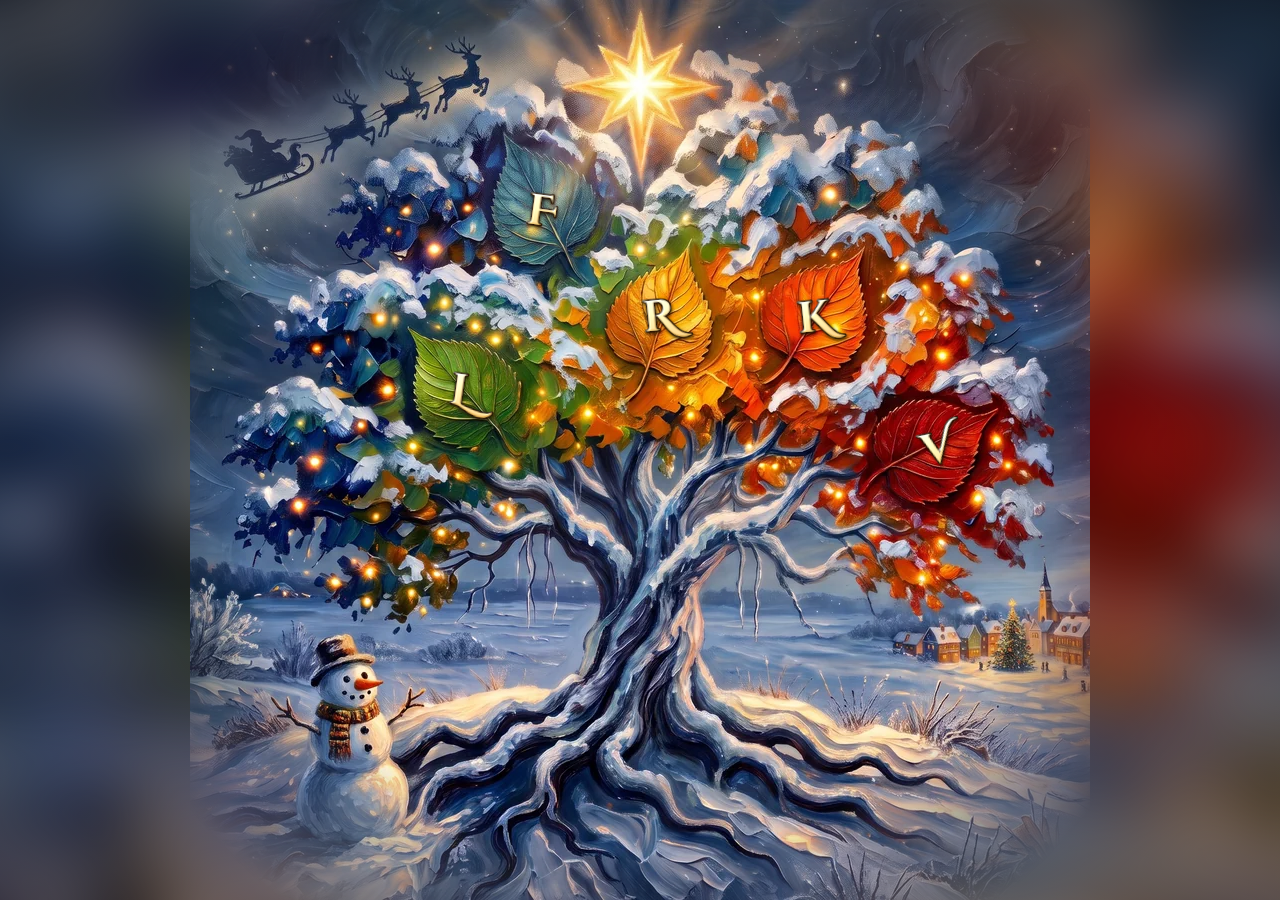
<file: index.html>
<!doctype html>
<html lang="cs">
<head>
  <meta charset="utf-8">
  <meta name="viewport" content="width=device-width, initial-scale=1, viewport-fit=cover">
  <title>Holasovi</title>
  <meta name="description" content="Rodinný strom Holasových – rozcestník k webům členů rodiny.">
  <meta name="theme-color" content="#1c1712">
  <link rel="icon" type="image/png" href="favicon.png">
  <link rel="apple-touch-icon" href="apple-touch-icon.png">
  <meta property="og:type" content="website">
  <meta property="og:title" content="Holasovi">
  <meta property="og:description" content="Rodinný strom Holasových">
  <meta property="og:url" content="https://holasovi.net/">
  <meta property="og:image" content="https://holasovi.net/assets/img/nahled.jpg">
  <meta property="og:image:width" content="1200">
  <meta property="og:image:height" content="630">
  <link rel="preload" href="assets/fonts/cinzel-decorative-latin.woff2" as="font" type="font/woff2" crossorigin>
  <link rel="stylesheet" href="assets/css/styl.css">
  <noscript><style>.scena__pozadi { background-image: url(assets/img/motivy/podzim/pozadi.webp); }</style></noscript>
</head>
<body>
  <h1 class="jen-pro-ctecky">Holasovi – rodinný strom</h1>

  <main class="scena">
    <div class="scena__pozadi" aria-hidden="true"></div>
    <div class="platno" id="platno">
      <!-- Malbu podle ročního období nebo svátku doplní assets/js/obdobi.js (motivy v assets/js/motivy.js) -->
      <!-- data-velka: zdroj i s velkou verzí malby jen pro velké obrazovky (tablet na výšku, monitor),
           mobil stahuje dál základní velikost -->
      <picture id="obraz">
        <source data-format="vyska" data-velka media="(max-aspect-ratio: 3/4) and (min-width: 700px)" type="image/webp" sizes="100vw">
        <source data-format="vyska" media="(max-aspect-ratio: 3/4)" type="image/webp" sizes="100vw">
        <source data-format="panorama" data-velka media="(min-aspect-ratio: 21/10) and (min-width: 1200px)" type="image/webp" sizes="100vw">
        <source data-format="panorama" media="(min-aspect-ratio: 21/10)" type="image/webp" sizes="100vw">
        <img data-format="ctverec"
             sizes="(min-aspect-ratio: 1/1) 100vh, 100vw"
             width="1500" height="1500" fetchpriority="high" decoding="async"
             alt="Rodinný strom Holasových: malovaný strom s korunou v pěti barvách. V každé barvě je jeden velký lístek s iniciálou člena rodiny – František, Věrka, Lukáš, Radim a Kristýna.">
      </picture>
      <noscript>
        <picture>
          <source media="(max-aspect-ratio: 3/4)" type="image/webp"
                  srcset="assets/img/motivy/podzim/vyska-720.webp 720w, assets/img/motivy/podzim/vyska.webp 1116w"
                  sizes="100vw">
          <source media="(min-aspect-ratio: 21/10)" type="image/webp"
                  srcset="assets/img/motivy/podzim/panorama-1200.webp 1200w, assets/img/motivy/podzim/panorama.webp 2000w"
                  sizes="100vw">
          <img src="assets/img/motivy/podzim/ctverec.webp"
               srcset="assets/img/motivy/podzim/ctverec-900.webp 900w, assets/img/motivy/podzim/ctverec.webp 1500w"
               sizes="(min-aspect-ratio: 1/1) 100vh, 100vw"
               width="1500" height="1500"
               alt="Rodinný strom Holasových: malovaný strom s korunou v pěti barvách. V každé barvě je jeden velký lístek s iniciálou člena rodiny – František, Věrka, Lukáš, Radim a Kristýna.">
        </picture>
      </noscript>
      <!-- Lístky s iniciálami doplní skript podle souboru assets/js/clenove.js -->
    </div>
  </main>

  <noscript>
    <p class="bez-skriptu"><a href="https://frantisek.holasovi.net">František</a></p>
  </noscript>

  <dialog class="karta" id="karta" aria-labelledby="karta-jmeno">
    <div class="karta__obsah">
      <button class="karta__zavrit" type="button" aria-label="Zavřít">
        <svg viewBox="0 0 24 24" aria-hidden="true"><path d="M6 6l12 12M18 6L6 18"/></svg>
      </button>
      <div class="karta__hlava">
        <div class="karta__listek" id="karta-listek" aria-hidden="true"></div>
        <h2 id="karta-jmeno"></h2>
      </div>
      <ul class="karta__odkazy" id="karta-odkazy"></ul>
    </div>
  </dialog>

  <svg width="0" height="0" aria-hidden="true" style="position: absolute">
    <defs>
      <linearGradient id="zlate-pismo" x1="0" y1="0" x2="0" y2="1">
        <stop offset="0" stop-color="#fffaf0"/>
        <stop offset="0.45" stop-color="#ffe7a6"/>
        <stop offset="1" stop-color="#e2ad48"/>
      </linearGradient>
      <!-- písmeno oslavence (pole "oslavenec" v motivy.js), v souřadnicích lístku jen přes výšku písmene -->
      <linearGradient id="pismo-oslavence" gradientUnits="userSpaceOnUse" x1="50" y1="36" x2="50" y2="68">
        <stop offset="0" stop-color="#ffd6ea"/>
        <stop offset="0.5" stop-color="#ff5fa8"/>
        <stop offset="1" stop-color="#c2185b"/>
      </linearGradient>
      <!-- oblast filtru v souřadnicích lístku (viewBox 0 0 100 100), ne podle obrysu písmene:
           Safari počítá obrys bez ozdobných patek (např. u L) a efekt by je usekl -->
      <filter id="relief" filterUnits="userSpaceOnUse" x="-50" y="-50" width="200" height="200">
        <feGaussianBlur in="SourceAlpha" stdDeviation="1" result="rozmazani"/>
        <feSpecularLighting in="rozmazani" surfaceScale="2.5" specularConstant="1" specularExponent="16" lighting-color="#fffbe8" result="lesk">
          <feDistantLight azimuth="225" elevation="40"/>
        </feSpecularLighting>
        <feComposite in="lesk" in2="SourceAlpha" operator="in" result="leskUvnitr"/>
        <feComposite in="SourceGraphic" in2="leskUvnitr" operator="arithmetic" k1="0" k2="1" k3="0.9" k4="0" result="nasviceni"/>
        <feDropShadow in="nasviceni" dx="0.6" dy="1.6" stdDeviation="1.4" flood-color="#140800" flood-opacity="0.8"/>
      </filter>
    </defs>
  </svg>

  <script src="assets/js/clenove.js"></script>
  <script src="assets/js/motivy.js"></script>
  <script src="assets/js/obdobi.js"></script>
  <script src="assets/js/strom.js"></script>
</body>
</html>
</file>
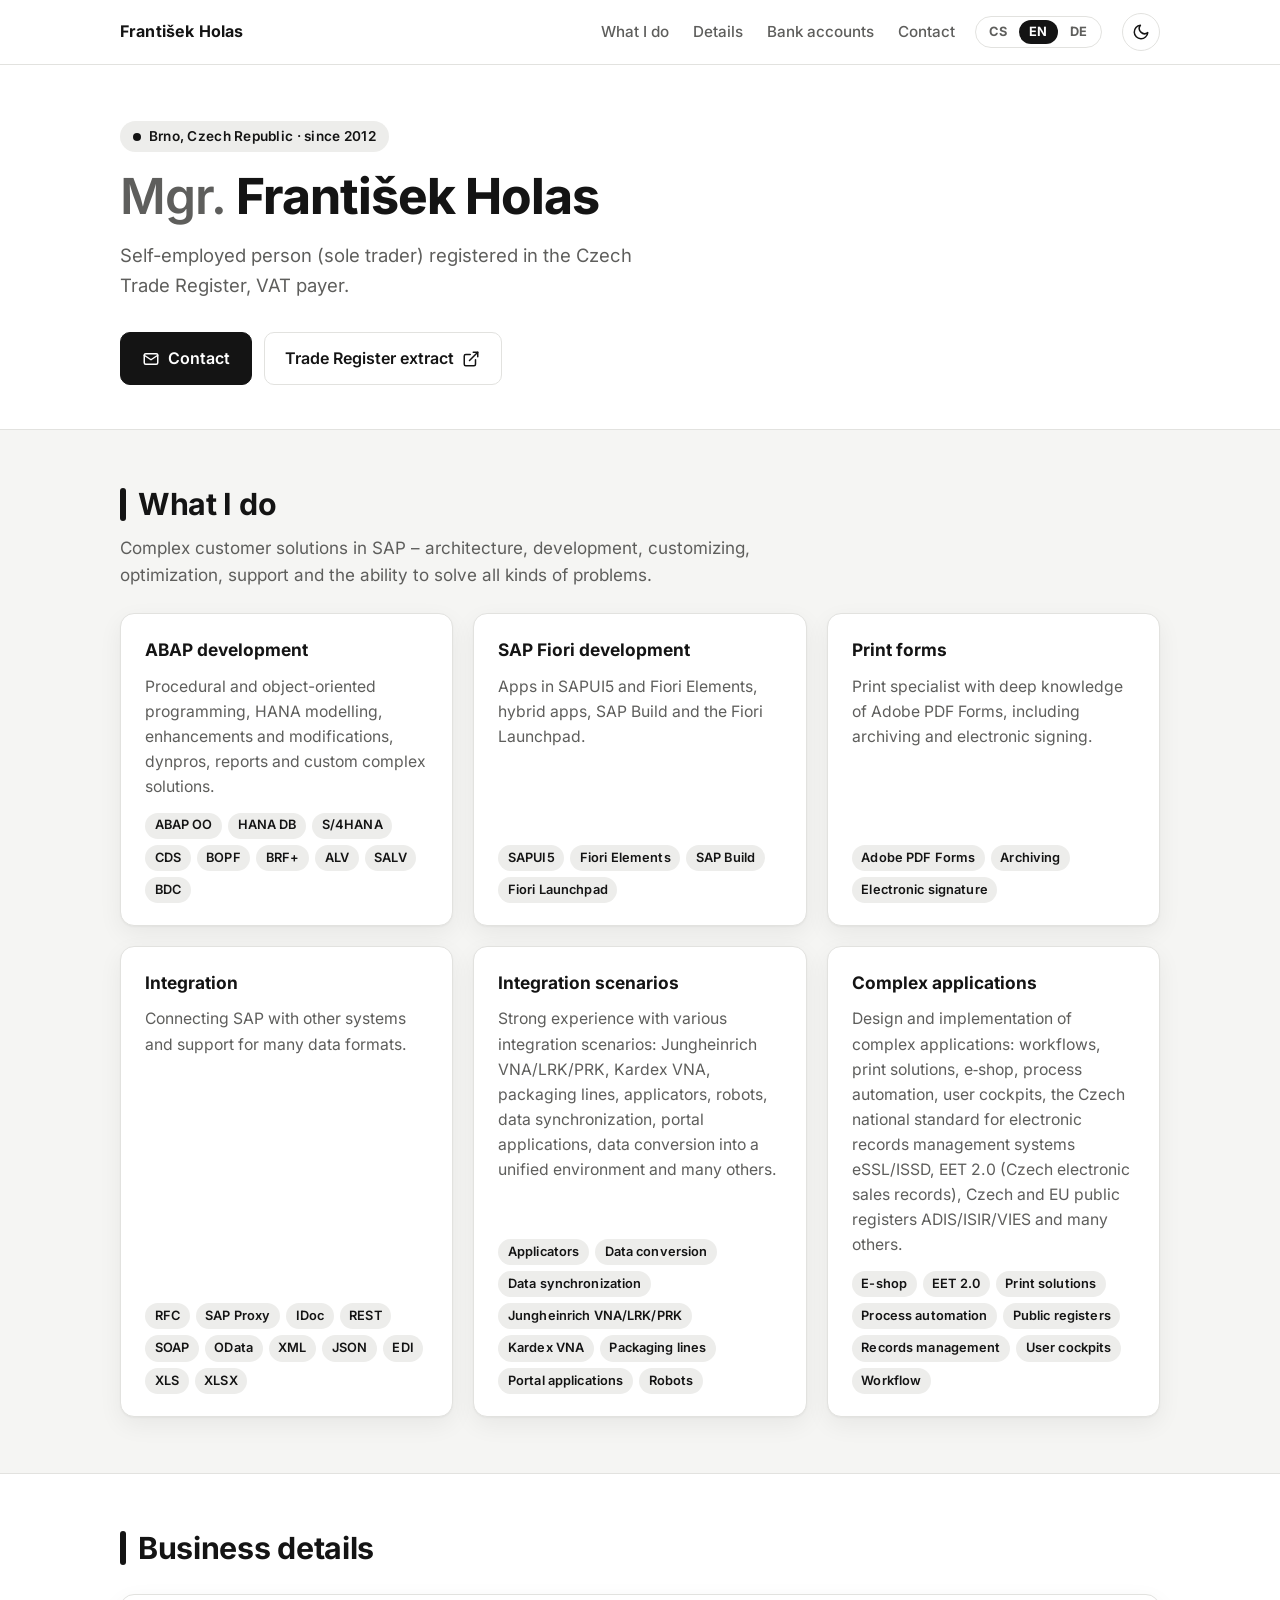
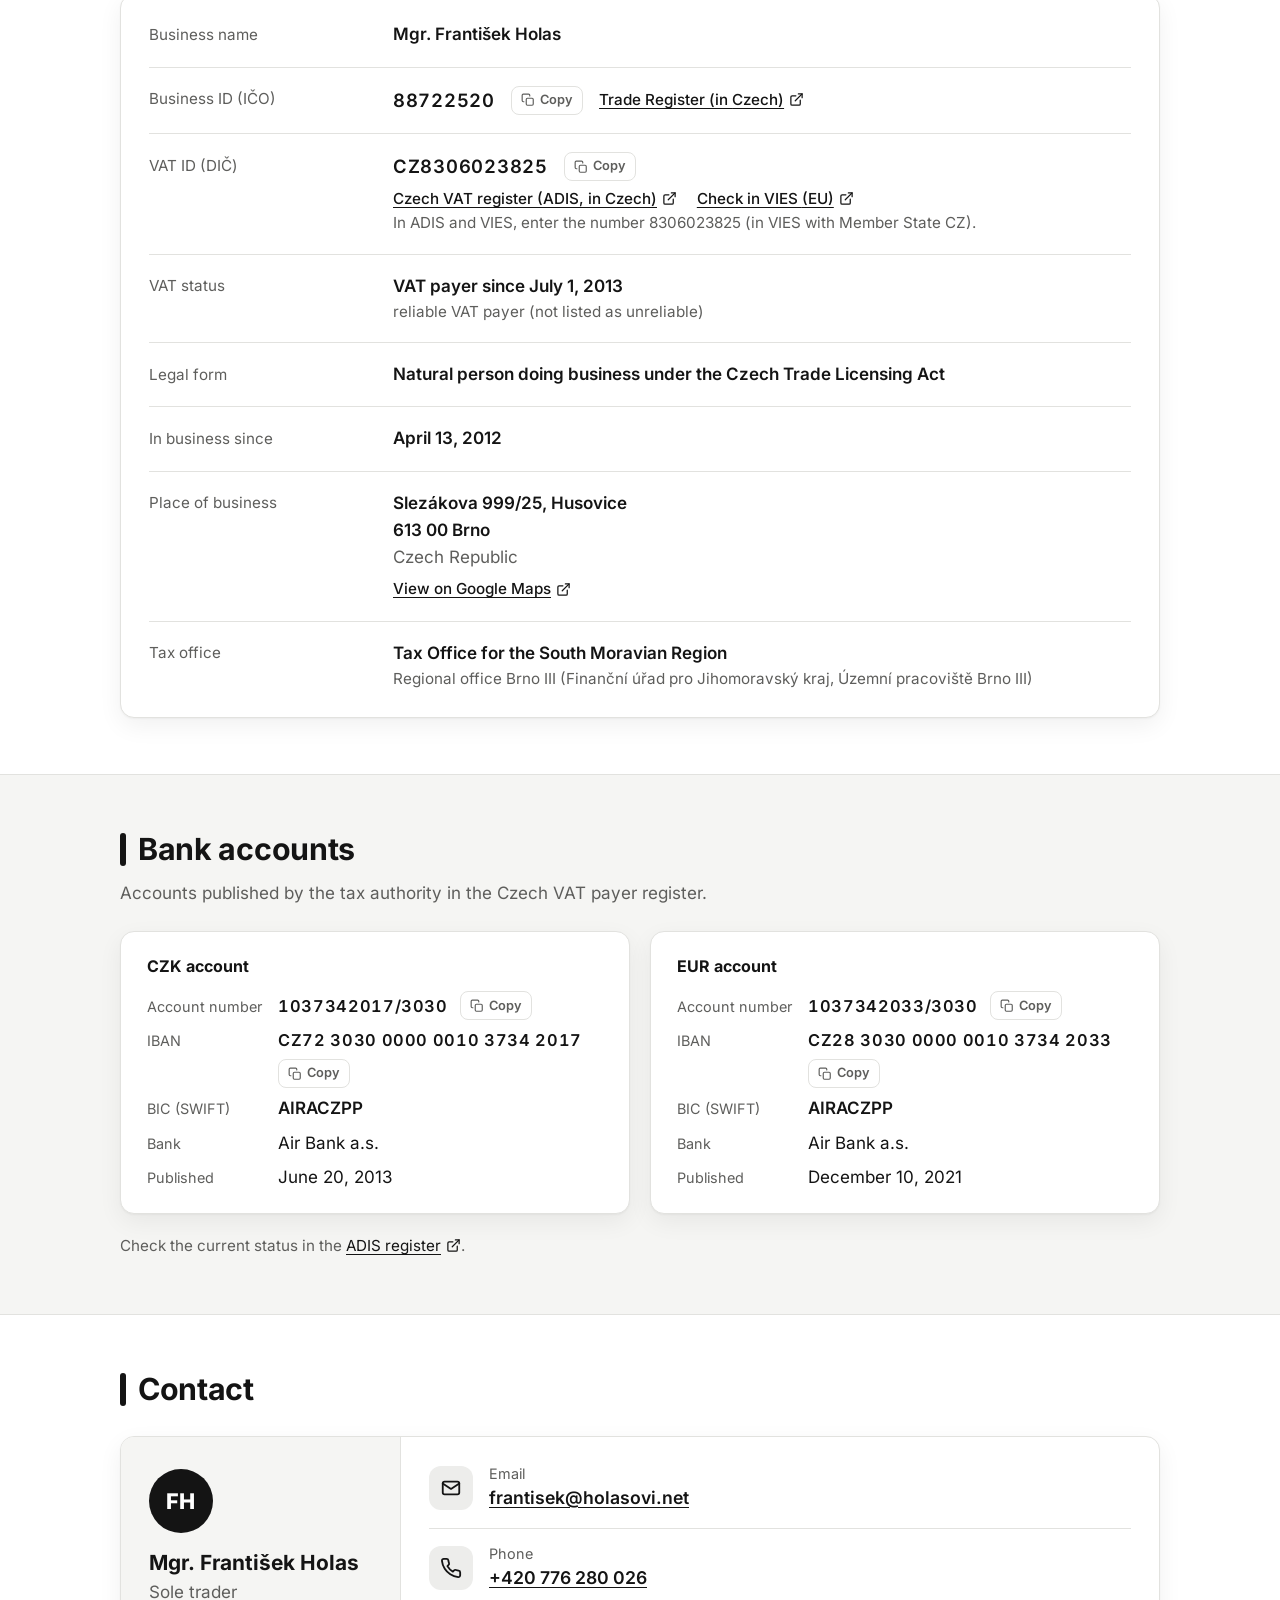
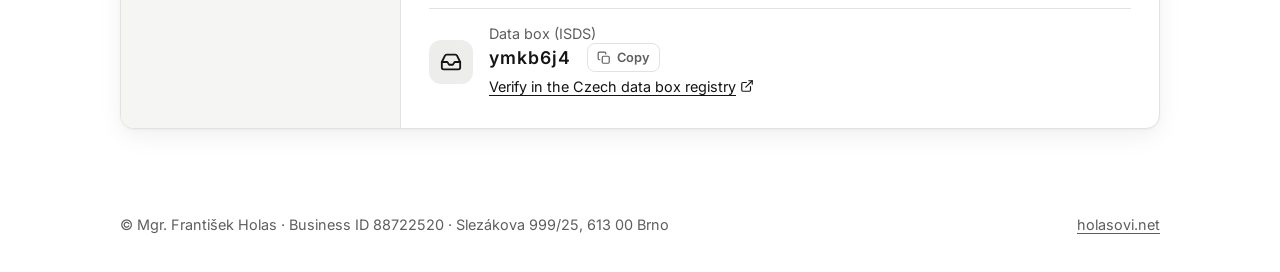
<file: frantisek-profil-88722520/index.html>
<!doctype html>
<html lang="cs" data-lang-auto>
<head>
  <meta charset="utf-8">
  <meta name="viewport" content="width=device-width, initial-scale=1">
  <!-- Vygenerováno nástrojem nastroje/profily.py – ručně neupravovat. -->
  <script src="../assets/profil/profil.js"></script>
  <title>Mgr. František Holas | podnikatel, Brno</title>
  <meta name="description" content="Mgr. František Holas, podnikatel, IČO 88722520, DIČ CZ8306023825, Slezákova 999/25, 613 00 Brno. Údaje o podnikateli, bankovní účty a kontakt.">
  <meta name="color-scheme" content="light dark">
  <meta name="theme-color" content="#ffffff" media="(prefers-color-scheme: light)">
  <meta name="theme-color" content="#0f0f0f" media="(prefers-color-scheme: dark)">

  <link rel="alternate" hreflang="cs" href="https://holasovi.net/frantisek-profil-88722520/">
  <link rel="alternate" hreflang="en" href="https://holasovi.net/frantisek-profil-88722520/en/">
  <link rel="alternate" hreflang="de" href="https://holasovi.net/frantisek-profil-88722520/de/">
  <link rel="alternate" hreflang="x-default" href="https://holasovi.net/frantisek-profil-88722520/">
  <link rel="canonical" href="https://holasovi.net/frantisek-profil-88722520/">

  <meta property="og:type" content="profile">
  <meta property="og:url" content="https://holasovi.net/frantisek-profil-88722520/">
  <meta property="og:locale" content="cs_CZ">
  <meta property="og:title" content="Mgr. František Holas">
  <meta property="og:description" content="Údaje o podnikateli, bankovní účty a kontakt. IČO 88722520, Brno.">

  <link rel="icon" type="image/png" sizes="32x32" href="ikony/favicon-32.png">
  <link rel="icon" type="image/png" sizes="64x64" href="ikony/favicon-64.png">
  <link rel="apple-touch-icon" href="ikony/apple-touch-icon.png">
  <link rel="preload" href="../assets/profil/fonts/inter-latin.woff2" as="font" type="font/woff2" crossorigin>
  <link rel="preload" href="../assets/profil/fonts/inter-latin-ext.woff2" as="font" type="font/woff2" crossorigin>
  <link rel="stylesheet" href="../assets/profil/profil.css">

  <script type="application/ld+json">
  {
    "@context": "https://schema.org",
    "@type": "Person",
    "name": "Mgr. František Holas",
    "givenName": "František",
    "familyName": "Holas",
    "url": "https://holasovi.net/frantisek-profil-88722520/",
    "email": "frantisek@holasovi.net",
    "vatID": "CZ8306023825",
    "identifier": {
      "@type": "PropertyValue",
      "propertyID": "IČO",
      "value": "88722520"
    },
    "address": {
      "@type": "PostalAddress",
      "streetAddress": "Slezákova 999/25",
      "addressLocality": "Brno",
      "postalCode": "613 00",
      "addressCountry": "CZ"
    },
    "honorificPrefix": "Mgr.",
    "knowsAbout": [
      "ABAP OO",
      "ALV",
      "Adobe PDF Forms",
      "Aplikátory",
      "Archivace",
      "Automatizace procesů",
      "BDC",
      "BOPF",
      "BRF+",
      "Balicí linky",
      "CDS",
      "E-shop",
      "EDI",
      "EET 2.0",
      "Elektronický podpis",
      "Fiori Elements",
      "Fiori Launchpad",
      "HANA DB",
      "IDoc",
      "JSON",
      "Jungheinrich VNA/LRK/PRK",
      "Kardex VNA",
      "Konverze dat",
      "OData",
      "Portálové aplikace",
      "REST",
      "RFC",
      "Roboty",
      "S/4HANA",
      "SALV",
      "SAP Build",
      "SAP Proxy",
      "SAPUI5",
      "SOAP",
      "Spisová služba",
      "Synchronizace dat",
      "Tisková řešení",
      "Uživatelské kokpity",
      "Veřejné rejstříky",
      "Workflow",
      "XLS",
      "XLSX",
      "XML"
    ],
    "telephone": "+420776280026"
  }
  </script>
</head>
<body>
  <a class="skip" href="#main">Přejít na obsah</a>

  <header class="site-header">
    <div class="wrap">
      <a class="brand" href="#" aria-label="Mgr. František Holas, na začátek stránky">František Holas</a>
      <div class="header-end">
        <nav class="nav" aria-label="Hlavní navigace">
          <a href="#cinnost">Čím se zabývám</a>
          <a href="#udaje">Údaje</a>
          <a href="#ucty">Bankovní účty</a>
          <a href="#kontakt">Kontakt</a>
        </nav>
        <nav class="lang" aria-label="Jazyk">
          <a href="./" hreflang="cs" lang="cs" data-set-lang="cs" aria-label="Čeština" title="Čeština" aria-current="page">CS</a>
          <a href="en/" hreflang="en" lang="en" data-set-lang="en" aria-label="English" title="English">EN</a>
          <a href="de/" hreflang="de" lang="de" data-set-lang="de" aria-label="Deutsch" title="Deutsch">DE</a>
        </nav>
        <button class="vzhled" type="button" aria-label="Tmavý režim" aria-pressed="false" data-na-tmavy="Přepnout na tmavý režim" data-na-svetly="Přepnout na světlý režim" title="Přepnout na tmavý režim">
          <svg class="ikona-mesic" viewBox="0 0 24 24" fill="none" stroke="currentColor" stroke-width="2" stroke-linecap="round" stroke-linejoin="round" aria-hidden="true"><path d="M21 12.8A9 9 0 1 1 11.2 3a7 7 0 0 0 9.8 9.8z"/></svg>
          <svg class="ikona-slunce" viewBox="0 0 24 24" fill="none" stroke="currentColor" stroke-width="2" stroke-linecap="round" stroke-linejoin="round" aria-hidden="true"><circle cx="12" cy="12" r="4"/><path d="M12 2v2M12 20v2M4.93 4.93l1.41 1.41M17.66 17.66l1.41 1.41M2 12h2M20 12h2M4.93 19.07l1.41-1.41M17.66 6.34l1.41-1.41"/></svg>
        </button>
      </div>
    </div>
  </header>

  <main id="main">
    <section class="hero">
      <div class="wrap">
        <p class="eyebrow">Brno, Česká republika · od roku 2012</p>
        <h1><span class="titul">Mgr.</span> František&nbsp;Holas</h1>
        <p class="lead">Podnikající fyzická osoba zapsaná v&nbsp;živnostenském rejstříku, plátce DPH.</p>
        <div class="actions">
          <a class="btn primary" href="#kontakt">
            <svg viewBox="0 0 24 24" fill="none" stroke="currentColor" stroke-width="2" stroke-linecap="round" stroke-linejoin="round" aria-hidden="true"><rect x="3" y="5" width="18" height="14" rx="2"/><polyline points="3 7 12 13 21 7"/></svg>
            Kontakt
          </a>
          <a class="btn" href="https://rzp.gov.cz/verejne-udaje/cs/udaje/vyber-subjektu;ico=88722520" target="_blank" rel="noopener" hreflang="cs">
            Výpis ze živnostenského rejstříku
            <svg viewBox="0 0 24 24" fill="none" stroke="currentColor" stroke-width="2" stroke-linecap="round" stroke-linejoin="round" aria-hidden="true"><path d="M18 13v6a2 2 0 0 1-2 2H5a2 2 0 0 1-2-2V8a2 2 0 0 1 2-2h6"/><polyline points="15 3 21 3 21 9"/><line x1="10" y1="14" x2="21" y2="3"/></svg>
          </a>
        </div>
      </div>
    </section>

    <section class="block soft" id="cinnost" aria-labelledby="cinnost-h">
      <div class="wrap">
        <h2 id="cinnost-h">Čím se zabývám</h2>
        <p class="intro">Komplexní řešení pro zákazníky v&nbsp;SAP – návrh architektury, vývoj, customizing, optimalizace, podpora a řešení nejrůznějších problémů.</p>
        <div class="oblasti">
          <div class="card oblast">
            <h3>Vývoj v&nbsp;ABAP</h3>
            <p>Procedurální i objektový přístup, modelování v&nbsp;HANA, enhancementy a modifikace, dynpra, reporty a vlastní komplexní řešení.</p>
            <ul class="stitky"><li>ABAP OO</li><li>HANA DB</li><li>S/4HANA</li><li>CDS</li><li>BOPF</li><li>BRF+</li><li>ALV</li><li>SALV</li><li>BDC</li></ul>
          </div>
          <div class="card oblast">
            <h3>Vývoj v&nbsp;SAP Fiori</h3>
            <p>Aplikace v&nbsp;SAPUI5 a Fiori Elements, hybridní aplikace, SAP Build a Fiori Launchpad.</p>
            <ul class="stitky"><li>SAPUI5</li><li>Fiori Elements</li><li>SAP Build</li><li>Fiori Launchpad</li></ul>
          </div>
          <div class="card oblast">
            <h3>Tiskové formuláře</h3>
            <p>Specialista na tisk s&nbsp;hlubokou znalostí Adobe PDF Forms, včetně archivace a elektronického podepisování.</p>
            <ul class="stitky"><li>Adobe PDF Forms</li><li>Archivace</li><li>Elektronický podpis</li></ul>
          </div>
          <div class="card oblast">
            <h3>Integrace</h3>
            <p>Propojení SAP s&nbsp;dalšími systémy a podpora mnoha datových formátů.</p>
            <ul class="stitky"><li>RFC</li><li>SAP Proxy</li><li>IDoc</li><li>REST</li><li>SOAP</li><li>OData</li><li>XML</li><li>JSON</li><li>EDI</li><li>XLS</li><li>XLSX</li></ul>
          </div>
          <div class="card oblast">
            <h3>Integrační scénáře</h3>
            <p>Bohaté zkušenosti s&nbsp;různými scénáři: Jungheinrich VNA/LRK/PRK, Kardex VNA, balicí linky, aplikátory, roboty, synchronizace dat, portálové aplikace, konverze dat do jednotného prostředí a mnoho dalších.</p>
            <ul class="stitky"><li>Aplikátory</li><li>Balicí linky</li><li>Jungheinrich VNA/LRK/PRK</li><li>Kardex VNA</li><li>Konverze dat</li><li>Portálové aplikace</li><li>Roboty</li><li>Synchronizace dat</li></ul>
          </div>
          <div class="card oblast">
            <h3>Komplexní aplikace</h3>
            <p>Návrh a realizace komplexních aplikací: workflow, tisková řešení, e&#8209;shop, automatizace procesů, uživatelské kokpity, národní standard pro elektronický systém spisové služby eSSL/ISSD, EET&nbsp;2.0, veřejné rejstříky ADIS/ISIR/VIES a mnoho dalšího.</p>
            <ul class="stitky"><li>Automatizace procesů</li><li>E-shop</li><li>EET 2.0</li><li>Spisová služba</li><li>Tisková řešení</li><li>Uživatelské kokpity</li><li>Veřejné rejstříky</li><li>Workflow</li></ul>
          </div>
        </div>
      </div>
    </section>

    <section class="block" id="udaje" aria-labelledby="udaje-h">
      <div class="wrap">
        <h2 id="udaje-h">Údaje o&nbsp;podnikateli</h2>
        <dl class="card facts">
          <div class="fact">
            <dt>Obchodní jméno</dt>
            <dd>Mgr.&nbsp;František&nbsp;Holas</dd>
          </div>
          <div class="fact">
            <dt>IČO</dt>
            <dd class="num-row">
              <span class="num">88722520</span>
              <button class="kopirovat" type="button" data-kopirovat="88722520" data-text="Kopírovat" data-hotovo="Zkopírováno" aria-label="Kopírovat IČO"><svg viewBox="0 0 24 24" fill="none" stroke="currentColor" stroke-width="2" stroke-linecap="round" stroke-linejoin="round" aria-hidden="true"><rect x="9" y="9" width="12" height="12" rx="2"/><path d="M5 15H4a2 2 0 0 1-2-2V4a2 2 0 0 1 2-2h9a2 2 0 0 1 2 2v1"/></svg><span class="kopirovat__text">Kopírovat</span></button>
              <a class="ext" href="https://rzp.gov.cz/verejne-udaje/cs/udaje/vyber-subjektu;ico=88722520" target="_blank" rel="noopener" hreflang="cs">Živnostenský <span class="nowrap">rejstřík<svg viewBox="0 0 24 24" fill="none" stroke="currentColor" stroke-width="2" stroke-linecap="round" stroke-linejoin="round" aria-hidden="true"><path d="M18 13v6a2 2 0 0 1-2 2H5a2 2 0 0 1-2-2V8a2 2 0 0 1 2-2h6"/><polyline points="15 3 21 3 21 9"/><line x1="10" y1="14" x2="21" y2="3"/></svg></span></a>
            </dd>
          </div>
          <div class="fact">
            <dt>DIČ</dt>
            <dd>
              <span class="num-row"><span class="num">CZ8306023825</span><button class="kopirovat" type="button" data-kopirovat="CZ8306023825" data-text="Kopírovat" data-hotovo="Zkopírováno" aria-label="Kopírovat DIČ"><svg viewBox="0 0 24 24" fill="none" stroke="currentColor" stroke-width="2" stroke-linecap="round" stroke-linejoin="round" aria-hidden="true"><rect x="9" y="9" width="12" height="12" rx="2"/><path d="M5 15H4a2 2 0 0 1-2-2V4a2 2 0 0 1 2-2h9a2 2 0 0 1 2 2v1"/></svg><span class="kopirovat__text">Kopírovat</span></button></span>
              <span class="odkazy"><a class="ext" href="https://adisspr.mfcr.cz/dpr/DphReg?id=1&amp;pocet=1&amp;fu=&amp;OK=+Search+&amp;ZPRAC=RDPHI1&amp;dic=8306023825" target="_blank" rel="noopener" hreflang="cs">Registr plátců DPH <span class="nowrap">(ADIS)<svg viewBox="0 0 24 24" fill="none" stroke="currentColor" stroke-width="2" stroke-linecap="round" stroke-linejoin="round" aria-hidden="true"><path d="M18 13v6a2 2 0 0 1-2 2H5a2 2 0 0 1-2-2V8a2 2 0 0 1 2-2h6"/><polyline points="15 3 21 3 21 9"/><line x1="10" y1="14" x2="21" y2="3"/></svg></span></a><a class="ext" href="https://ec.europa.eu/taxation_customs/vies/#/vat-validation" target="_blank" rel="noopener">Ověření ve VIES <span class="nowrap">(EU)<svg viewBox="0 0 24 24" fill="none" stroke="currentColor" stroke-width="2" stroke-linecap="round" stroke-linejoin="round" aria-hidden="true"><path d="M18 13v6a2 2 0 0 1-2 2H5a2 2 0 0 1-2-2V8a2 2 0 0 1 2-2h6"/><polyline points="15 3 21 3 21 9"/><line x1="10" y1="14" x2="21" y2="3"/></svg></span></a></span>
              <span class="note">V&nbsp;ADIS i&nbsp;VIES zadejte číslo 8306023825 (ve VIES členský stát CZ).</span>
            </dd>
          </div>
          <div class="fact">
            <dt>Plátce DPH</dt>
            <dd>ano, od <time datetime="2013-07-01">1.&nbsp;července 2013</time> <span class="note">spolehlivý plátce (není veden jako nespolehlivý)</span></dd>
          </div>
          <div class="fact">
            <dt>Právní forma</dt>
            <dd>Fyzická osoba podnikající dle živnostenského zákona</dd>
          </div>
          <div class="fact">
            <dt>Podnikání od</dt>
            <dd><time datetime="2012-04-13">13.&nbsp;dubna 2012</time></dd>
          </div>
          <div class="fact">
            <dt>Místo podnikání</dt>
            <dd><address>Slezákova 999/25, Husovice<br>613&nbsp;00 Brno<br><span class="country">Česká republika</span></address>
              <a class="ext map-link" href="https://www.google.com/maps/search/?api=1&amp;query=Slez%C3%A1kova%20999%2F25%2C%20613%2000%20Brno" target="_blank" rel="noopener">Zobrazit v&nbsp;Mapách <span class="nowrap">Google<svg viewBox="0 0 24 24" fill="none" stroke="currentColor" stroke-width="2" stroke-linecap="round" stroke-linejoin="round" aria-hidden="true"><path d="M18 13v6a2 2 0 0 1-2 2H5a2 2 0 0 1-2-2V8a2 2 0 0 1 2-2h6"/><polyline points="15 3 21 3 21 9"/><line x1="10" y1="14" x2="21" y2="3"/></svg></span></a>
            </dd>
          </div>
          <div class="fact">
            <dt>Správce daně</dt>
            <dd>Finanční úřad pro Jihomoravský kraj <span class="note">Územní pracoviště Brno III</span></dd>
          </div>
        </dl>
      </div>
    </section>

    <section class="block soft" id="ucty" aria-labelledby="ucty-h">
      <div class="wrap">
        <h2 id="ucty-h">Bankovní účty</h2>
        <p class="intro">Účty zveřejněné správcem daně v&nbsp;registru plátců DPH.</p>
        <div class="ucty">
          <div class="card ucet">
            <h3>Účet v&nbsp;CZK</h3>
            <dl>
              <dt>Číslo účtu</dt>
              <dd><span class="num">1037342017/3030</span><button class="kopirovat" type="button" data-kopirovat="1037342017/3030" data-text="Kopírovat" data-hotovo="Zkopírováno" aria-label="Kopírovat číslo účtu"><svg viewBox="0 0 24 24" fill="none" stroke="currentColor" stroke-width="2" stroke-linecap="round" stroke-linejoin="round" aria-hidden="true"><rect x="9" y="9" width="12" height="12" rx="2"/><path d="M5 15H4a2 2 0 0 1-2-2V4a2 2 0 0 1 2-2h9a2 2 0 0 1 2 2v1"/></svg><span class="kopirovat__text">Kopírovat</span></button></dd>
              <dt>IBAN</dt>
              <dd><span class="num">CZ72&nbsp;3030&nbsp;0000&nbsp;0010&nbsp;3734&nbsp;2017</span><button class="kopirovat" type="button" data-kopirovat="CZ7230300000001037342017" data-text="Kopírovat" data-hotovo="Zkopírováno" aria-label="Kopírovat IBAN"><svg viewBox="0 0 24 24" fill="none" stroke="currentColor" stroke-width="2" stroke-linecap="round" stroke-linejoin="round" aria-hidden="true"><rect x="9" y="9" width="12" height="12" rx="2"/><path d="M5 15H4a2 2 0 0 1-2-2V4a2 2 0 0 1 2-2h9a2 2 0 0 1 2 2v1"/></svg><span class="kopirovat__text">Kopírovat</span></button></dd>
              <dt>BIC (SWIFT)</dt>
              <dd>AIRACZPP</dd>
              <dt>Banka</dt>
              <dd class="slabe">Air Bank a.s.</dd>
              <dt>Zveřejněno</dt>
              <dd class="slabe"><time datetime="2013-06-20">20.&nbsp;června 2013</time></dd>
            </dl>
          </div>
          <div class="card ucet">
            <h3>Účet v&nbsp;EUR</h3>
            <dl>
              <dt>Číslo účtu</dt>
              <dd><span class="num">1037342033/3030</span><button class="kopirovat" type="button" data-kopirovat="1037342033/3030" data-text="Kopírovat" data-hotovo="Zkopírováno" aria-label="Kopírovat číslo účtu"><svg viewBox="0 0 24 24" fill="none" stroke="currentColor" stroke-width="2" stroke-linecap="round" stroke-linejoin="round" aria-hidden="true"><rect x="9" y="9" width="12" height="12" rx="2"/><path d="M5 15H4a2 2 0 0 1-2-2V4a2 2 0 0 1 2-2h9a2 2 0 0 1 2 2v1"/></svg><span class="kopirovat__text">Kopírovat</span></button></dd>
              <dt>IBAN</dt>
              <dd><span class="num">CZ28&nbsp;3030&nbsp;0000&nbsp;0010&nbsp;3734&nbsp;2033</span><button class="kopirovat" type="button" data-kopirovat="CZ2830300000001037342033" data-text="Kopírovat" data-hotovo="Zkopírováno" aria-label="Kopírovat IBAN"><svg viewBox="0 0 24 24" fill="none" stroke="currentColor" stroke-width="2" stroke-linecap="round" stroke-linejoin="round" aria-hidden="true"><rect x="9" y="9" width="12" height="12" rx="2"/><path d="M5 15H4a2 2 0 0 1-2-2V4a2 2 0 0 1 2-2h9a2 2 0 0 1 2 2v1"/></svg><span class="kopirovat__text">Kopírovat</span></button></dd>
              <dt>BIC (SWIFT)</dt>
              <dd>AIRACZPP</dd>
              <dt>Banka</dt>
              <dd class="slabe">Air Bank a.s.</dd>
              <dt>Zveřejněno</dt>
              <dd class="slabe"><time datetime="2021-12-10">10.&nbsp;prosince 2021</time></dd>
            </dl>
          </div>
        </div>
        <p class="zdroj">Aktuální stav ověříte v&nbsp;<a class="ext" href="https://adisspr.mfcr.cz/dpr/DphReg?id=1&amp;pocet=1&amp;fu=&amp;OK=+Search+&amp;ZPRAC=RDPHI1&amp;dic=8306023825" target="_blank" rel="noopener" hreflang="cs">registru <span class="nowrap">ADIS<svg viewBox="0 0 24 24" fill="none" stroke="currentColor" stroke-width="2" stroke-linecap="round" stroke-linejoin="round" aria-hidden="true"><path d="M18 13v6a2 2 0 0 1-2 2H5a2 2 0 0 1-2-2V8a2 2 0 0 1 2-2h6"/><polyline points="15 3 21 3 21 9"/><line x1="10" y1="14" x2="21" y2="3"/></svg></span></a>.</p>
      </div>
    </section>

    <section class="block" id="kontakt" aria-labelledby="kontakt-h">
      <div class="wrap">
        <h2 id="kontakt-h">Kontakt</h2>
        <div class="card contact">
          <div class="person">
            <div class="avatar" aria-hidden="true">FH</div>
            <div>
              <p class="name">Mgr.&nbsp;František&nbsp;Holas</p>
              <p class="role">podnikatel</p>
            </div>
          </div>
          <ul class="channels">
            <li class="channel">
              <span class="icon" aria-hidden="true"><svg viewBox="0 0 24 24" fill="none" stroke="currentColor" stroke-width="2" stroke-linecap="round" stroke-linejoin="round" aria-hidden="true"><rect x="3" y="5" width="18" height="14" rx="2"/><polyline points="3 7 12 13 21 7"/></svg></span>
              <div>
                <span class="label">E-mail</span>
                <a class="value" href="mailto:frantisek@holasovi.net">frantisek@<wbr>holasovi.net</a>
              </div>
            </li>
            <li class="channel">
              <span class="icon" aria-hidden="true"><svg viewBox="0 0 24 24" fill="none" stroke="currentColor" stroke-width="2" stroke-linecap="round" stroke-linejoin="round" aria-hidden="true"><path d="M22 16.92v3a2 2 0 0 1-2.18 2 19.79 19.79 0 0 1-8.63-3.07 19.5 19.5 0 0 1-6-6 19.79 19.79 0 0 1-3.07-8.67A2 2 0 0 1 4.11 2h3a2 2 0 0 1 2 1.72 12.84 12.84 0 0 0 .7 2.81 2 2 0 0 1-.45 2.11L8.09 9.91a16 16 0 0 0 6 6l1.27-1.27a2 2 0 0 1 2.11-.45 12.84 12.84 0 0 0 2.81.7A2 2 0 0 1 22 16.92z"/></svg></span>
              <div>
                <span class="label">Telefon</span>
                <a class="value" href="tel:+420776280026">+420&nbsp;776&nbsp;280&nbsp;026</a>
              </div>
            </li>
            <li class="channel">
              <span class="icon" aria-hidden="true"><svg viewBox="0 0 24 24" fill="none" stroke="currentColor" stroke-width="2" stroke-linecap="round" stroke-linejoin="round" aria-hidden="true"><polyline points="22 12 16 12 14 15 10 15 8 12 2 12"/><path d="M5.45 5.11 2 12v6a2 2 0 0 0 2 2h16a2 2 0 0 0 2-2v-6l-3.45-6.89A2 2 0 0 0 16.76 4H7.24a2 2 0 0 0-1.79 1.11z"/></svg></span>
              <div>
                <span class="label">Datová schránka</span>
                <span class="num-row"><span class="value id">ymkb6j4</span><button class="kopirovat" type="button" data-kopirovat="ymkb6j4" data-text="Kopírovat" data-hotovo="Zkopírováno" aria-label="Kopírovat ID datové schránky"><svg viewBox="0 0 24 24" fill="none" stroke="currentColor" stroke-width="2" stroke-linecap="round" stroke-linejoin="round" aria-hidden="true"><rect x="9" y="9" width="12" height="12" rx="2"/><path d="M5 15H4a2 2 0 0 1-2-2V4a2 2 0 0 1 2-2h9a2 2 0 0 1 2 2v1"/></svg><span class="kopirovat__text">Kopírovat</span></button></span>
                <a class="hint ext" href="https://www.datovka.gov.cz/sds/detail?dbid=ymkb6j4" target="_blank" rel="noopener" hreflang="cs">Ověřit v registru datových <span class="nowrap">schránek<svg viewBox="0 0 24 24" fill="none" stroke="currentColor" stroke-width="2" stroke-linecap="round" stroke-linejoin="round" aria-hidden="true"><path d="M18 13v6a2 2 0 0 1-2 2H5a2 2 0 0 1-2-2V8a2 2 0 0 1 2-2h6"/><polyline points="15 3 21 3 21 9"/><line x1="10" y1="14" x2="21" y2="3"/></svg></span></a>
              </div>
            </li>
          </ul>
        </div>
      </div>
    </section>
  </main>

  <footer class="site-footer">
    <div class="wrap">
      <span>© Mgr.&nbsp;František&nbsp;Holas · IČO 88722520 · Slezákova 999/25, 613&nbsp;00 Brno</span>
      <a href="../" lang="cs" title="Rodinný strom Holasových">holasovi.net</a>
    </div>
  </footer>
</body>
</html>
</file>
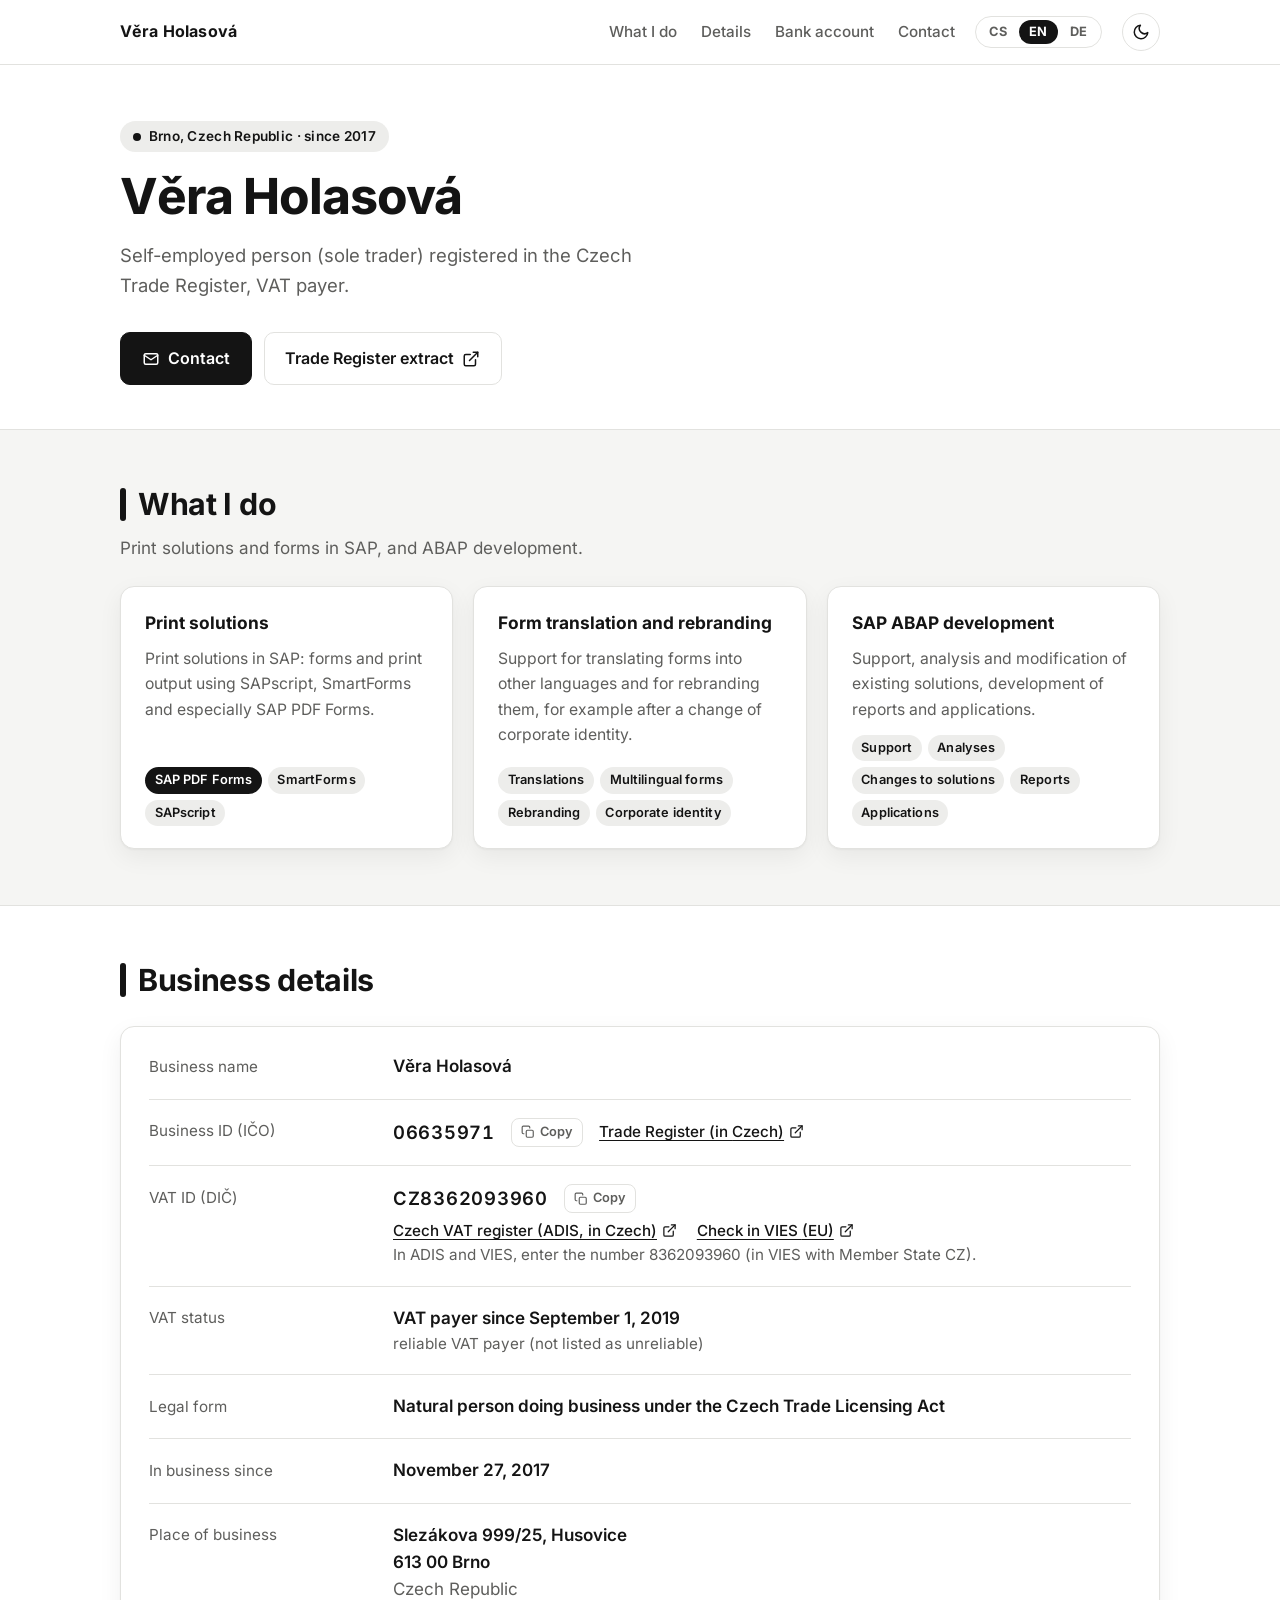
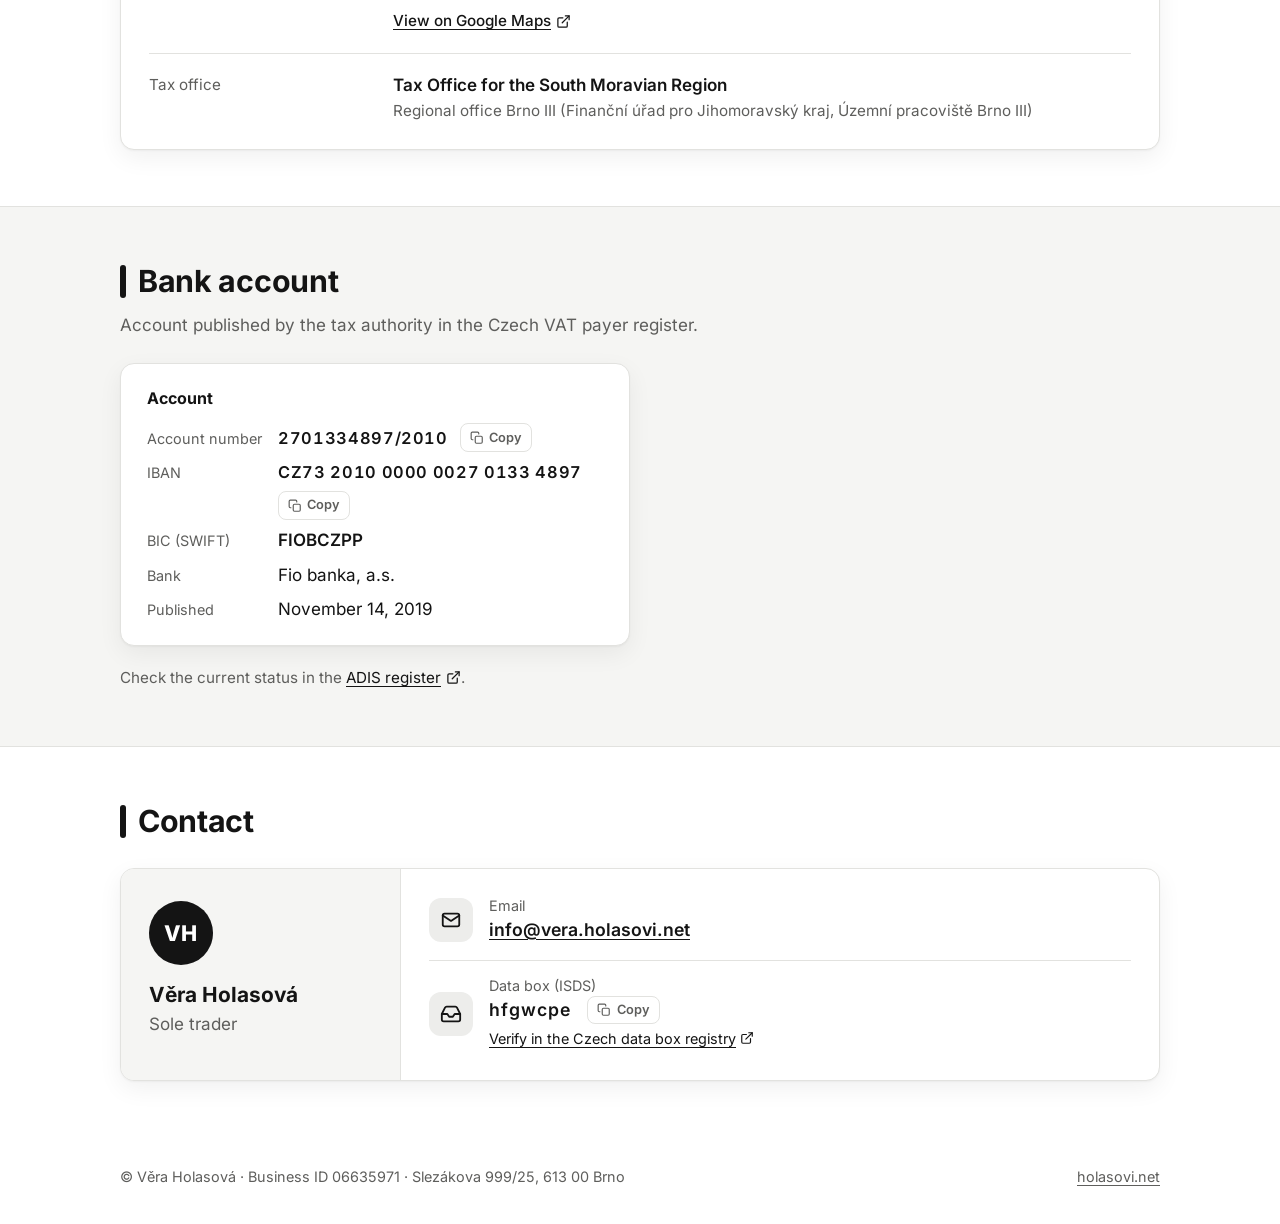
<file: vera-profil-06635971/index.html>
<!doctype html>
<html lang="cs" data-lang-auto>
<head>
  <meta charset="utf-8">
  <meta name="viewport" content="width=device-width, initial-scale=1">
  <!-- Vygenerováno nástrojem nastroje/profily.py – ručně neupravovat. -->
  <script src="../assets/profil/profil.js"></script>
  <title>Věra Holasová | podnikatelka, Brno</title>
  <meta name="description" content="Věra Holasová, podnikatelka, IČO 06635971, DIČ CZ8362093960, Slezákova 999/25, 613 00 Brno. Údaje o podnikateli, bankovní účty a kontakt.">
  <meta name="color-scheme" content="light dark">
  <meta name="theme-color" content="#ffffff" media="(prefers-color-scheme: light)">
  <meta name="theme-color" content="#0f0f0f" media="(prefers-color-scheme: dark)">

  <link rel="alternate" hreflang="cs" href="https://holasovi.net/vera-profil-06635971/">
  <link rel="alternate" hreflang="en" href="https://holasovi.net/vera-profil-06635971/en/">
  <link rel="alternate" hreflang="de" href="https://holasovi.net/vera-profil-06635971/de/">
  <link rel="alternate" hreflang="x-default" href="https://holasovi.net/vera-profil-06635971/">
  <link rel="canonical" href="https://holasovi.net/vera-profil-06635971/">

  <meta property="og:type" content="profile">
  <meta property="og:url" content="https://holasovi.net/vera-profil-06635971/">
  <meta property="og:locale" content="cs_CZ">
  <meta property="og:title" content="Věra Holasová">
  <meta property="og:description" content="Údaje o podnikateli, bankovní účty a kontakt. IČO 06635971, Brno.">

  <link rel="icon" type="image/png" sizes="32x32" href="ikony/favicon-32.png">
  <link rel="icon" type="image/png" sizes="64x64" href="ikony/favicon-64.png">
  <link rel="apple-touch-icon" href="ikony/apple-touch-icon.png">
  <link rel="preload" href="../assets/profil/fonts/inter-latin.woff2" as="font" type="font/woff2" crossorigin>
  <link rel="preload" href="../assets/profil/fonts/inter-latin-ext.woff2" as="font" type="font/woff2" crossorigin>
  <link rel="stylesheet" href="../assets/profil/profil.css">

  <script type="application/ld+json">
  {
    "@context": "https://schema.org",
    "@type": "Person",
    "name": "Věra Holasová",
    "givenName": "Věra",
    "familyName": "Holasová",
    "url": "https://holasovi.net/vera-profil-06635971/",
    "email": "info@vera.holasovi.net",
    "vatID": "CZ8362093960",
    "identifier": {
      "@type": "PropertyValue",
      "propertyID": "IČO",
      "value": "06635971"
    },
    "address": {
      "@type": "PostalAddress",
      "streetAddress": "Slezákova 999/25",
      "addressLocality": "Brno",
      "postalCode": "613 00",
      "addressCountry": "CZ"
    },
    "knowsAbout": [
      "Analýzy",
      "Aplikace",
      "Firemní identita",
      "Podpora",
      "Překlady",
      "Rebranding",
      "Reporty",
      "SAP PDF Forms",
      "SAPscript",
      "SmartForms",
      "Vícejazyčné formuláře",
      "Úpravy řešení"
    ]
  }
  </script>
</head>
<body>
  <a class="skip" href="#main">Přejít na obsah</a>

  <header class="site-header">
    <div class="wrap">
      <a class="brand" href="#" aria-label="Věra Holasová, na začátek stránky">Věra Holasová</a>
      <div class="header-end">
        <nav class="nav" aria-label="Hlavní navigace">
          <a href="#cinnost">Čím se zabývám</a>
          <a href="#udaje">Údaje</a>
          <a href="#ucty">Bankovní účet</a>
          <a href="#kontakt">Kontakt</a>
        </nav>
        <nav class="lang" aria-label="Jazyk">
          <a href="./" hreflang="cs" lang="cs" data-set-lang="cs" aria-label="Čeština" title="Čeština" aria-current="page">CS</a>
          <a href="en/" hreflang="en" lang="en" data-set-lang="en" aria-label="English" title="English">EN</a>
          <a href="de/" hreflang="de" lang="de" data-set-lang="de" aria-label="Deutsch" title="Deutsch">DE</a>
        </nav>
        <button class="vzhled" type="button" aria-label="Tmavý režim" aria-pressed="false" data-na-tmavy="Přepnout na tmavý režim" data-na-svetly="Přepnout na světlý režim" title="Přepnout na tmavý režim">
          <svg class="ikona-mesic" viewBox="0 0 24 24" fill="none" stroke="currentColor" stroke-width="2" stroke-linecap="round" stroke-linejoin="round" aria-hidden="true"><path d="M21 12.8A9 9 0 1 1 11.2 3a7 7 0 0 0 9.8 9.8z"/></svg>
          <svg class="ikona-slunce" viewBox="0 0 24 24" fill="none" stroke="currentColor" stroke-width="2" stroke-linecap="round" stroke-linejoin="round" aria-hidden="true"><circle cx="12" cy="12" r="4"/><path d="M12 2v2M12 20v2M4.93 4.93l1.41 1.41M17.66 17.66l1.41 1.41M2 12h2M20 12h2M4.93 19.07l1.41-1.41M17.66 6.34l1.41-1.41"/></svg>
        </button>
      </div>
    </div>
  </header>

  <main id="main">
    <section class="hero">
      <div class="wrap">
        <p class="eyebrow">Brno, Česká republika · od roku 2017</p>
        <h1>Věra&nbsp;Holasová</h1>
        <p class="lead">Podnikající fyzická osoba zapsaná v&nbsp;živnostenském rejstříku, plátce DPH.</p>
        <div class="actions">
          <a class="btn primary" href="#kontakt">
            <svg viewBox="0 0 24 24" fill="none" stroke="currentColor" stroke-width="2" stroke-linecap="round" stroke-linejoin="round" aria-hidden="true"><rect x="3" y="5" width="18" height="14" rx="2"/><polyline points="3 7 12 13 21 7"/></svg>
            Kontakt
          </a>
          <a class="btn" href="https://rzp.gov.cz/verejne-udaje/cs/udaje/vyber-subjektu;ico=06635971" target="_blank" rel="noopener" hreflang="cs">
            Výpis ze živnostenského rejstříku
            <svg viewBox="0 0 24 24" fill="none" stroke="currentColor" stroke-width="2" stroke-linecap="round" stroke-linejoin="round" aria-hidden="true"><path d="M18 13v6a2 2 0 0 1-2 2H5a2 2 0 0 1-2-2V8a2 2 0 0 1 2-2h6"/><polyline points="15 3 21 3 21 9"/><line x1="10" y1="14" x2="21" y2="3"/></svg>
          </a>
        </div>
      </div>
    </section>

    <section class="block soft" id="cinnost" aria-labelledby="cinnost-h">
      <div class="wrap">
        <h2 id="cinnost-h">Čím se zabývám</h2>
        <p class="intro">Tisková řešení a formuláře v&nbsp;SAP a vývoj v&nbsp;ABAP.</p>
        <div class="oblasti">
          <div class="card oblast">
            <h3>Tisková řešení</h3>
            <p>Tisková řešení v&nbsp;SAP: formuláře a tiskové výstupy v&nbsp;technologiích SAPscript, SmartForms a zejména SAP PDF Forms.</p>
            <ul class="stitky"><li class="hlavni">SAP PDF Forms</li><li>SmartForms</li><li>SAPscript</li></ul>
          </div>
          <div class="card oblast">
            <h3>Překlady a rebranding formulářů</h3>
            <p>Podpora překladů formulářů do dalších jazyků a jejich rebrandingu, například po změně firemní identity.</p>
            <ul class="stitky"><li>Překlady</li><li>Vícejazyčné formuláře</li><li>Rebranding</li><li>Firemní identita</li></ul>
          </div>
          <div class="card oblast">
            <h3>Vývoj v&nbsp;SAP ABAP</h3>
            <p>Podpora, analýzy a úpravy stávajících řešení, tvorba reportů a aplikací.</p>
            <ul class="stitky"><li>Podpora</li><li>Analýzy</li><li>Úpravy řešení</li><li>Reporty</li><li>Aplikace</li></ul>
          </div>
        </div>
      </div>
    </section>

    <section class="block" id="udaje" aria-labelledby="udaje-h">
      <div class="wrap">
        <h2 id="udaje-h">Údaje o&nbsp;podnikatelce</h2>
        <dl class="card facts">
          <div class="fact">
            <dt>Obchodní jméno</dt>
            <dd>Věra&nbsp;Holasová</dd>
          </div>
          <div class="fact">
            <dt>IČO</dt>
            <dd class="num-row">
              <span class="num">06635971</span>
              <button class="kopirovat" type="button" data-kopirovat="06635971" data-text="Kopírovat" data-hotovo="Zkopírováno" aria-label="Kopírovat IČO"><svg viewBox="0 0 24 24" fill="none" stroke="currentColor" stroke-width="2" stroke-linecap="round" stroke-linejoin="round" aria-hidden="true"><rect x="9" y="9" width="12" height="12" rx="2"/><path d="M5 15H4a2 2 0 0 1-2-2V4a2 2 0 0 1 2-2h9a2 2 0 0 1 2 2v1"/></svg><span class="kopirovat__text">Kopírovat</span></button>
              <a class="ext" href="https://rzp.gov.cz/verejne-udaje/cs/udaje/vyber-subjektu;ico=06635971" target="_blank" rel="noopener" hreflang="cs">Živnostenský <span class="nowrap">rejstřík<svg viewBox="0 0 24 24" fill="none" stroke="currentColor" stroke-width="2" stroke-linecap="round" stroke-linejoin="round" aria-hidden="true"><path d="M18 13v6a2 2 0 0 1-2 2H5a2 2 0 0 1-2-2V8a2 2 0 0 1 2-2h6"/><polyline points="15 3 21 3 21 9"/><line x1="10" y1="14" x2="21" y2="3"/></svg></span></a>
            </dd>
          </div>
          <div class="fact">
            <dt>DIČ</dt>
            <dd>
              <span class="num-row"><span class="num">CZ8362093960</span><button class="kopirovat" type="button" data-kopirovat="CZ8362093960" data-text="Kopírovat" data-hotovo="Zkopírováno" aria-label="Kopírovat DIČ"><svg viewBox="0 0 24 24" fill="none" stroke="currentColor" stroke-width="2" stroke-linecap="round" stroke-linejoin="round" aria-hidden="true"><rect x="9" y="9" width="12" height="12" rx="2"/><path d="M5 15H4a2 2 0 0 1-2-2V4a2 2 0 0 1 2-2h9a2 2 0 0 1 2 2v1"/></svg><span class="kopirovat__text">Kopírovat</span></button></span>
              <span class="odkazy"><a class="ext" href="https://adisspr.mfcr.cz/dpr/DphReg?id=1&amp;pocet=1&amp;fu=&amp;OK=+Search+&amp;ZPRAC=RDPHI1&amp;dic=8362093960" target="_blank" rel="noopener" hreflang="cs">Registr plátců DPH <span class="nowrap">(ADIS)<svg viewBox="0 0 24 24" fill="none" stroke="currentColor" stroke-width="2" stroke-linecap="round" stroke-linejoin="round" aria-hidden="true"><path d="M18 13v6a2 2 0 0 1-2 2H5a2 2 0 0 1-2-2V8a2 2 0 0 1 2-2h6"/><polyline points="15 3 21 3 21 9"/><line x1="10" y1="14" x2="21" y2="3"/></svg></span></a><a class="ext" href="https://ec.europa.eu/taxation_customs/vies/#/vat-validation" target="_blank" rel="noopener">Ověření ve VIES <span class="nowrap">(EU)<svg viewBox="0 0 24 24" fill="none" stroke="currentColor" stroke-width="2" stroke-linecap="round" stroke-linejoin="round" aria-hidden="true"><path d="M18 13v6a2 2 0 0 1-2 2H5a2 2 0 0 1-2-2V8a2 2 0 0 1 2-2h6"/><polyline points="15 3 21 3 21 9"/><line x1="10" y1="14" x2="21" y2="3"/></svg></span></a></span>
              <span class="note">V&nbsp;ADIS i&nbsp;VIES zadejte číslo 8362093960 (ve VIES členský stát CZ).</span>
            </dd>
          </div>
          <div class="fact">
            <dt>Plátce DPH</dt>
            <dd>ano, od <time datetime="2019-09-01">1.&nbsp;září 2019</time> <span class="note">spolehlivý plátce (není vedena jako nespolehlivý plátce)</span></dd>
          </div>
          <div class="fact">
            <dt>Právní forma</dt>
            <dd>Fyzická osoba podnikající dle živnostenského zákona</dd>
          </div>
          <div class="fact">
            <dt>Podnikání od</dt>
            <dd><time datetime="2017-11-27">27.&nbsp;listopadu 2017</time></dd>
          </div>
          <div class="fact">
            <dt>Místo podnikání</dt>
            <dd><address>Slezákova 999/25, Husovice<br>613&nbsp;00 Brno<br><span class="country">Česká republika</span></address>
              <a class="ext map-link" href="https://www.google.com/maps/search/?api=1&amp;query=Slez%C3%A1kova%20999%2F25%2C%20613%2000%20Brno" target="_blank" rel="noopener">Zobrazit v&nbsp;Mapách <span class="nowrap">Google<svg viewBox="0 0 24 24" fill="none" stroke="currentColor" stroke-width="2" stroke-linecap="round" stroke-linejoin="round" aria-hidden="true"><path d="M18 13v6a2 2 0 0 1-2 2H5a2 2 0 0 1-2-2V8a2 2 0 0 1 2-2h6"/><polyline points="15 3 21 3 21 9"/><line x1="10" y1="14" x2="21" y2="3"/></svg></span></a>
            </dd>
          </div>
          <div class="fact">
            <dt>Správce daně</dt>
            <dd>Finanční úřad pro Jihomoravský kraj <span class="note">Územní pracoviště Brno III</span></dd>
          </div>
        </dl>
      </div>
    </section>

    <section class="block soft" id="ucty" aria-labelledby="ucty-h">
      <div class="wrap">
        <h2 id="ucty-h">Bankovní účet</h2>
        <p class="intro">Účet zveřejněný správcem daně v&nbsp;registru plátců DPH.</p>
        <div class="ucty">
          <div class="card ucet">
            <h3>Účet</h3>
            <dl>
              <dt>Číslo účtu</dt>
              <dd><span class="num">2701334897/2010</span><button class="kopirovat" type="button" data-kopirovat="2701334897/2010" data-text="Kopírovat" data-hotovo="Zkopírováno" aria-label="Kopírovat číslo účtu"><svg viewBox="0 0 24 24" fill="none" stroke="currentColor" stroke-width="2" stroke-linecap="round" stroke-linejoin="round" aria-hidden="true"><rect x="9" y="9" width="12" height="12" rx="2"/><path d="M5 15H4a2 2 0 0 1-2-2V4a2 2 0 0 1 2-2h9a2 2 0 0 1 2 2v1"/></svg><span class="kopirovat__text">Kopírovat</span></button></dd>
              <dt>IBAN</dt>
              <dd><span class="num">CZ73&nbsp;2010&nbsp;0000&nbsp;0027&nbsp;0133&nbsp;4897</span><button class="kopirovat" type="button" data-kopirovat="CZ7320100000002701334897" data-text="Kopírovat" data-hotovo="Zkopírováno" aria-label="Kopírovat IBAN"><svg viewBox="0 0 24 24" fill="none" stroke="currentColor" stroke-width="2" stroke-linecap="round" stroke-linejoin="round" aria-hidden="true"><rect x="9" y="9" width="12" height="12" rx="2"/><path d="M5 15H4a2 2 0 0 1-2-2V4a2 2 0 0 1 2-2h9a2 2 0 0 1 2 2v1"/></svg><span class="kopirovat__text">Kopírovat</span></button></dd>
              <dt>BIC (SWIFT)</dt>
              <dd>FIOBCZPP</dd>
              <dt>Banka</dt>
              <dd class="slabe">Fio banka, a.s.</dd>
              <dt>Zveřejněno</dt>
              <dd class="slabe"><time datetime="2019-11-14">14.&nbsp;listopadu 2019</time></dd>
            </dl>
          </div>
        </div>
        <p class="zdroj">Aktuální stav ověříte v&nbsp;<a class="ext" href="https://adisspr.mfcr.cz/dpr/DphReg?id=1&amp;pocet=1&amp;fu=&amp;OK=+Search+&amp;ZPRAC=RDPHI1&amp;dic=8362093960" target="_blank" rel="noopener" hreflang="cs">registru <span class="nowrap">ADIS<svg viewBox="0 0 24 24" fill="none" stroke="currentColor" stroke-width="2" stroke-linecap="round" stroke-linejoin="round" aria-hidden="true"><path d="M18 13v6a2 2 0 0 1-2 2H5a2 2 0 0 1-2-2V8a2 2 0 0 1 2-2h6"/><polyline points="15 3 21 3 21 9"/><line x1="10" y1="14" x2="21" y2="3"/></svg></span></a>.</p>
      </div>
    </section>

    <section class="block" id="kontakt" aria-labelledby="kontakt-h">
      <div class="wrap">
        <h2 id="kontakt-h">Kontakt</h2>
        <div class="card contact">
          <div class="person">
            <div class="avatar" aria-hidden="true">VH</div>
            <div>
              <p class="name">Věra&nbsp;Holasová</p>
              <p class="role">podnikatelka</p>
            </div>
          </div>
          <ul class="channels">
            <li class="channel">
              <span class="icon" aria-hidden="true"><svg viewBox="0 0 24 24" fill="none" stroke="currentColor" stroke-width="2" stroke-linecap="round" stroke-linejoin="round" aria-hidden="true"><rect x="3" y="5" width="18" height="14" rx="2"/><polyline points="3 7 12 13 21 7"/></svg></span>
              <div>
                <span class="label">E-mail</span>
                <a class="value" href="mailto:info@vera.holasovi.net">info@<wbr>vera.holasovi.net</a>
              </div>
            </li>
            <li class="channel">
              <span class="icon" aria-hidden="true"><svg viewBox="0 0 24 24" fill="none" stroke="currentColor" stroke-width="2" stroke-linecap="round" stroke-linejoin="round" aria-hidden="true"><polyline points="22 12 16 12 14 15 10 15 8 12 2 12"/><path d="M5.45 5.11 2 12v6a2 2 0 0 0 2 2h16a2 2 0 0 0 2-2v-6l-3.45-6.89A2 2 0 0 0 16.76 4H7.24a2 2 0 0 0-1.79 1.11z"/></svg></span>
              <div>
                <span class="label">Datová schránka</span>
                <span class="num-row"><span class="value id">hfgwcpe</span><button class="kopirovat" type="button" data-kopirovat="hfgwcpe" data-text="Kopírovat" data-hotovo="Zkopírováno" aria-label="Kopírovat ID datové schránky"><svg viewBox="0 0 24 24" fill="none" stroke="currentColor" stroke-width="2" stroke-linecap="round" stroke-linejoin="round" aria-hidden="true"><rect x="9" y="9" width="12" height="12" rx="2"/><path d="M5 15H4a2 2 0 0 1-2-2V4a2 2 0 0 1 2-2h9a2 2 0 0 1 2 2v1"/></svg><span class="kopirovat__text">Kopírovat</span></button></span>
                <a class="hint ext" href="https://www.datovka.gov.cz/sds/detail?dbid=hfgwcpe" target="_blank" rel="noopener" hreflang="cs">Ověřit v registru datových <span class="nowrap">schránek<svg viewBox="0 0 24 24" fill="none" stroke="currentColor" stroke-width="2" stroke-linecap="round" stroke-linejoin="round" aria-hidden="true"><path d="M18 13v6a2 2 0 0 1-2 2H5a2 2 0 0 1-2-2V8a2 2 0 0 1 2-2h6"/><polyline points="15 3 21 3 21 9"/><line x1="10" y1="14" x2="21" y2="3"/></svg></span></a>
              </div>
            </li>
          </ul>
        </div>
      </div>
    </section>
  </main>

  <footer class="site-footer">
    <div class="wrap">
      <span>© Věra&nbsp;Holasová · IČO 06635971 · Slezákova 999/25, 613&nbsp;00 Brno</span>
      <a href="../" lang="cs" title="Rodinný strom Holasových">holasovi.net</a>
    </div>
  </footer>
</body>
</html>
</file>
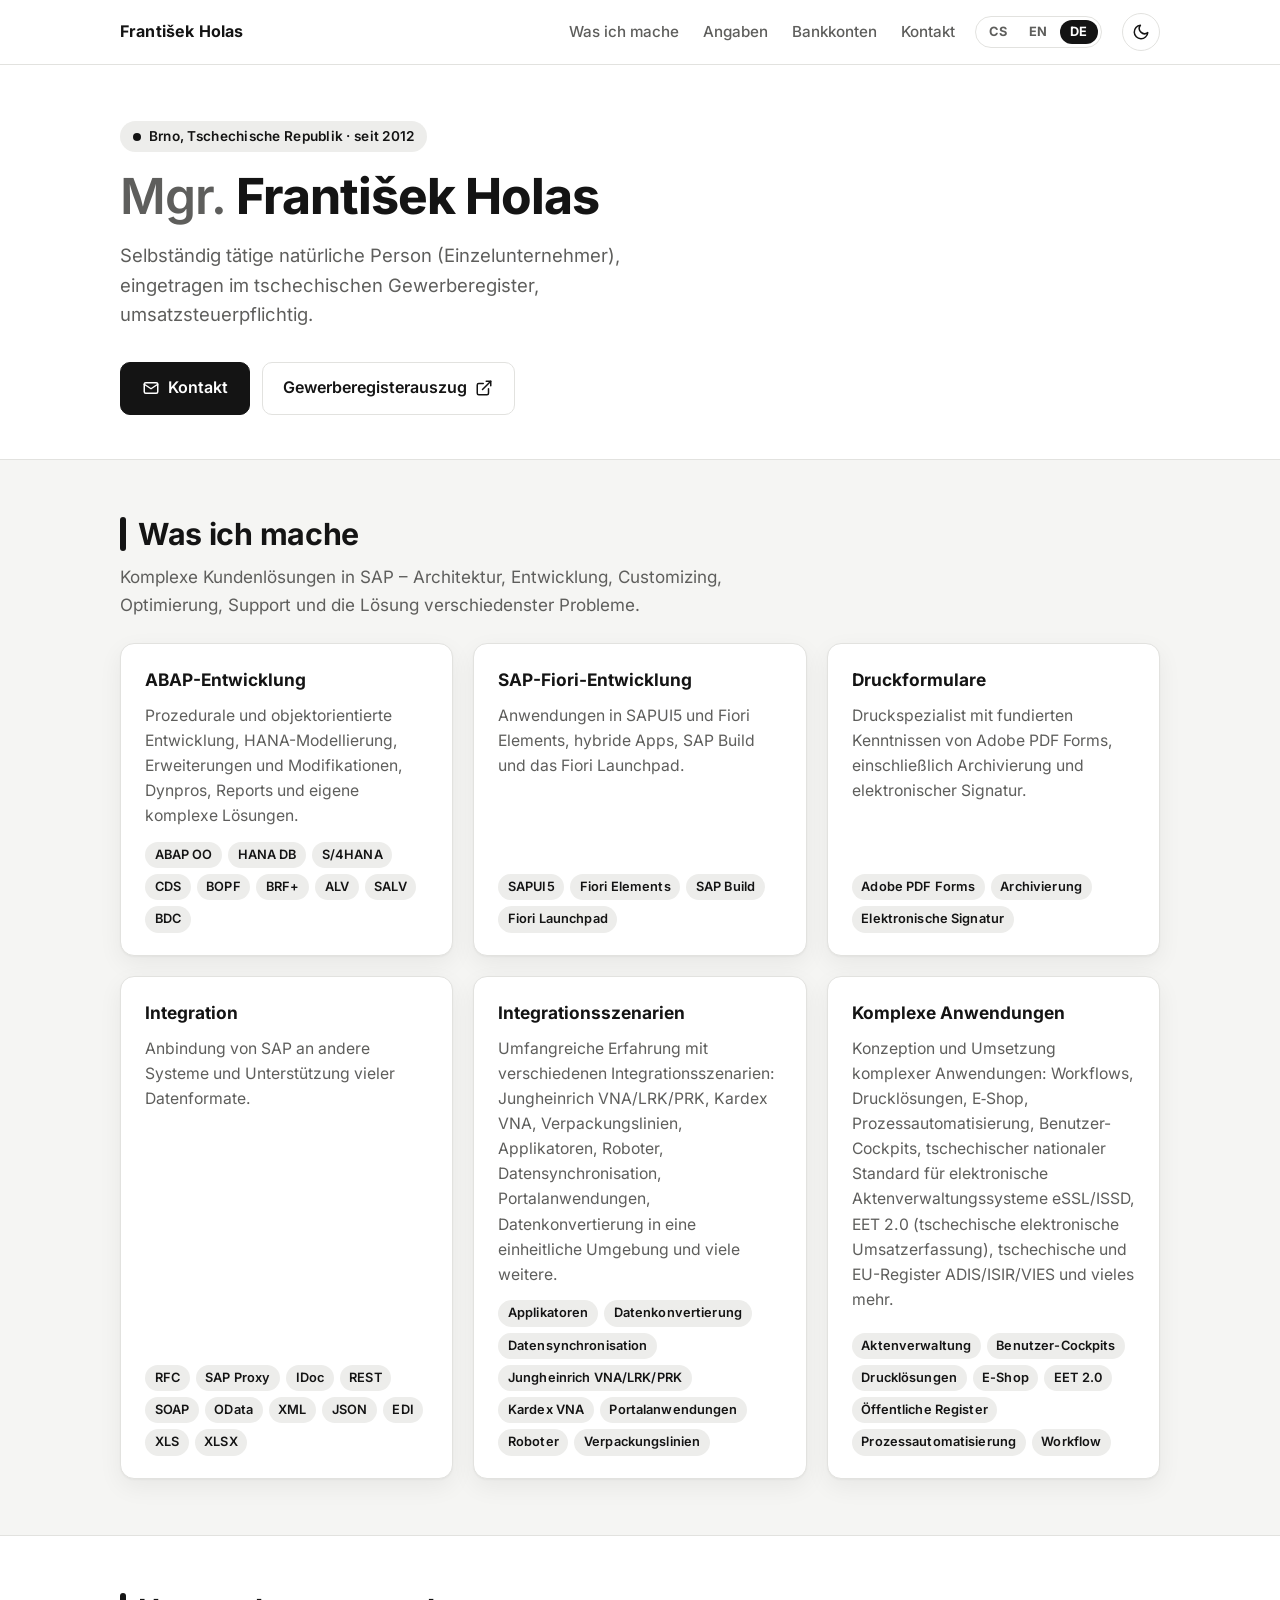
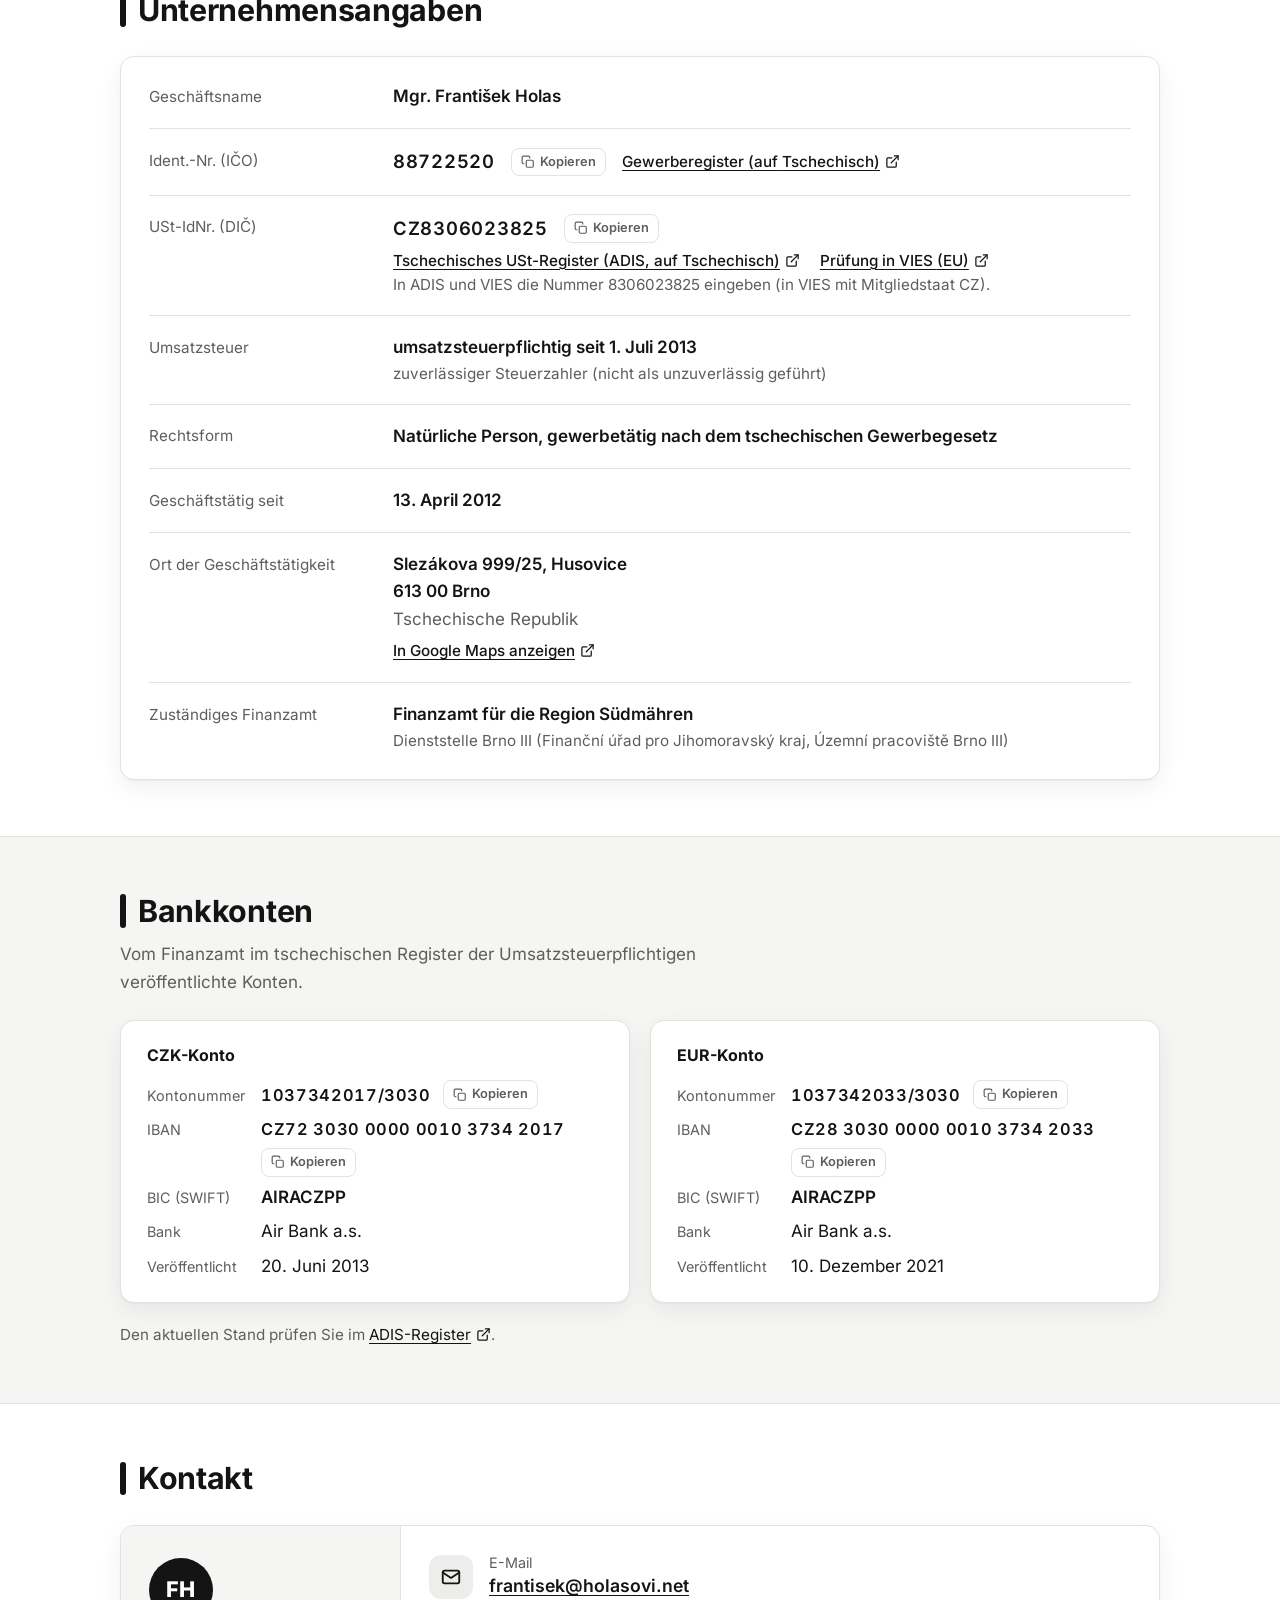
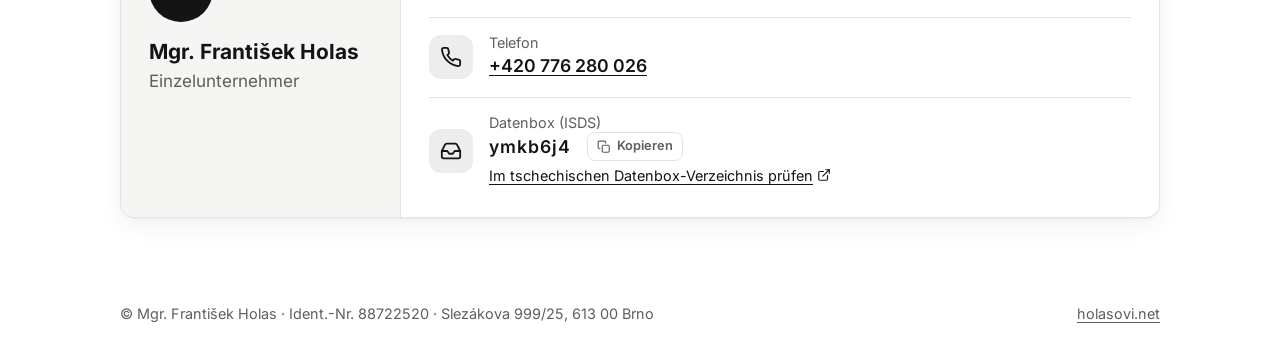
<file: frantisek-profil-88722520/de/index.html>
<!doctype html>
<html lang="de">
<head>
  <meta charset="utf-8">
  <meta name="viewport" content="width=device-width, initial-scale=1">
  <!-- Vygenerováno nástrojem nastroje/profily.py – ručně neupravovat. -->
  <script src="../../assets/profil/profil.js"></script>
  <title>Mgr. František Holas | Einzelunternehmer, Brno</title>
  <meta name="description" content="Mgr. František Holas, Einzelunternehmer, Ident.-Nr. (IČO) 88722520, USt-IdNr. CZ8306023825, Slezákova 999/25, 613 00 Brno, Tschechische Republik. Unternehmensangaben, Bankkonten und Kontakt.">
  <meta name="color-scheme" content="light dark">
  <meta name="theme-color" content="#ffffff" media="(prefers-color-scheme: light)">
  <meta name="theme-color" content="#0f0f0f" media="(prefers-color-scheme: dark)">

  <link rel="alternate" hreflang="cs" href="https://holasovi.net/frantisek-profil-88722520/">
  <link rel="alternate" hreflang="en" href="https://holasovi.net/frantisek-profil-88722520/en/">
  <link rel="alternate" hreflang="de" href="https://holasovi.net/frantisek-profil-88722520/de/">
  <link rel="alternate" hreflang="x-default" href="https://holasovi.net/frantisek-profil-88722520/">
  <link rel="canonical" href="https://holasovi.net/frantisek-profil-88722520/de/">

  <meta property="og:type" content="profile">
  <meta property="og:url" content="https://holasovi.net/frantisek-profil-88722520/de/">
  <meta property="og:locale" content="de_DE">
  <meta property="og:title" content="Mgr. František Holas">
  <meta property="og:description" content="Unternehmensangaben, Bankkonten und Kontakt. Ident.-Nr. 88722520, Brno.">

  <link rel="icon" type="image/png" sizes="32x32" href="../ikony/favicon-32.png">
  <link rel="icon" type="image/png" sizes="64x64" href="../ikony/favicon-64.png">
  <link rel="apple-touch-icon" href="../ikony/apple-touch-icon.png">
  <link rel="preload" href="../../assets/profil/fonts/inter-latin.woff2" as="font" type="font/woff2" crossorigin>
  <link rel="preload" href="../../assets/profil/fonts/inter-latin-ext.woff2" as="font" type="font/woff2" crossorigin>
  <link rel="stylesheet" href="../../assets/profil/profil.css">

  <script type="application/ld+json">
  {
    "@context": "https://schema.org",
    "@type": "Person",
    "name": "Mgr. František Holas",
    "givenName": "František",
    "familyName": "Holas",
    "url": "https://holasovi.net/frantisek-profil-88722520/de/",
    "email": "frantisek@holasovi.net",
    "vatID": "CZ8306023825",
    "identifier": {
      "@type": "PropertyValue",
      "propertyID": "IČO",
      "value": "88722520"
    },
    "address": {
      "@type": "PostalAddress",
      "streetAddress": "Slezákova 999/25",
      "addressLocality": "Brno",
      "postalCode": "613 00",
      "addressCountry": "CZ"
    },
    "honorificPrefix": "Mgr.",
    "knowsAbout": [
      "ABAP OO",
      "ALV",
      "Adobe PDF Forms",
      "Aktenverwaltung",
      "Applikatoren",
      "Archivierung",
      "BDC",
      "BOPF",
      "BRF+",
      "Benutzer-Cockpits",
      "CDS",
      "Datenkonvertierung",
      "Datensynchronisation",
      "Drucklösungen",
      "E-Shop",
      "EDI",
      "EET 2.0",
      "Elektronische Signatur",
      "Fiori Elements",
      "Fiori Launchpad",
      "HANA DB",
      "IDoc",
      "JSON",
      "Jungheinrich VNA/LRK/PRK",
      "Kardex VNA",
      "OData",
      "Portalanwendungen",
      "Prozessautomatisierung",
      "REST",
      "RFC",
      "Roboter",
      "S/4HANA",
      "SALV",
      "SAP Build",
      "SAP Proxy",
      "SAPUI5",
      "SOAP",
      "Verpackungslinien",
      "Workflow",
      "XLS",
      "XLSX",
      "XML",
      "Öffentliche Register"
    ],
    "telephone": "+420776280026"
  }
  </script>
</head>
<body>
  <a class="skip" href="#main">Zum Inhalt springen</a>

  <header class="site-header">
    <div class="wrap">
      <a class="brand" href="#" aria-label="Mgr. František Holas, zum Seitenanfang">František Holas</a>
      <div class="header-end">
        <nav class="nav" aria-label="Hauptnavigation">
          <a href="#cinnost">Was ich mache</a>
          <a href="#udaje">Angaben</a>
          <a href="#ucty">Bankkonten</a>
          <a href="#kontakt">Kontakt</a>
        </nav>
        <nav class="lang" aria-label="Sprache">
          <a href="../" hreflang="cs" lang="cs" data-set-lang="cs" aria-label="Čeština" title="Čeština">CS</a>
          <a href="../en/" hreflang="en" lang="en" data-set-lang="en" aria-label="English" title="English">EN</a>
          <a href="./" hreflang="de" lang="de" data-set-lang="de" aria-label="Deutsch" title="Deutsch" aria-current="page">DE</a>
        </nav>
        <button class="vzhled" type="button" aria-label="Dunkles Design" aria-pressed="false" data-na-tmavy="Dunkles Design einschalten" data-na-svetly="Helles Design einschalten" title="Dunkles Design einschalten">
          <svg class="ikona-mesic" viewBox="0 0 24 24" fill="none" stroke="currentColor" stroke-width="2" stroke-linecap="round" stroke-linejoin="round" aria-hidden="true"><path d="M21 12.8A9 9 0 1 1 11.2 3a7 7 0 0 0 9.8 9.8z"/></svg>
          <svg class="ikona-slunce" viewBox="0 0 24 24" fill="none" stroke="currentColor" stroke-width="2" stroke-linecap="round" stroke-linejoin="round" aria-hidden="true"><circle cx="12" cy="12" r="4"/><path d="M12 2v2M12 20v2M4.93 4.93l1.41 1.41M17.66 17.66l1.41 1.41M2 12h2M20 12h2M4.93 19.07l1.41-1.41M17.66 6.34l1.41-1.41"/></svg>
        </button>
      </div>
    </div>
  </header>

  <main id="main">
    <section class="hero">
      <div class="wrap">
        <p class="eyebrow">Brno, Tschechische Republik · seit 2012</p>
        <h1><span class="titul">Mgr.</span> František&nbsp;Holas</h1>
        <p class="lead">Selbständig tätige natürliche Person (Einzelunternehmer), eingetragen im tschechischen Gewerberegister, umsatzsteuerpflichtig.</p>
        <div class="actions">
          <a class="btn primary" href="#kontakt">
            <svg viewBox="0 0 24 24" fill="none" stroke="currentColor" stroke-width="2" stroke-linecap="round" stroke-linejoin="round" aria-hidden="true"><rect x="3" y="5" width="18" height="14" rx="2"/><polyline points="3 7 12 13 21 7"/></svg>
            Kontakt
          </a>
          <a class="btn" href="https://rzp.gov.cz/verejne-udaje/cs/udaje/vyber-subjektu;ico=88722520" target="_blank" rel="noopener" hreflang="cs">
            Gewerberegisterauszug
            <svg viewBox="0 0 24 24" fill="none" stroke="currentColor" stroke-width="2" stroke-linecap="round" stroke-linejoin="round" aria-hidden="true"><path d="M18 13v6a2 2 0 0 1-2 2H5a2 2 0 0 1-2-2V8a2 2 0 0 1 2-2h6"/><polyline points="15 3 21 3 21 9"/><line x1="10" y1="14" x2="21" y2="3"/></svg>
          </a>
        </div>
      </div>
    </section>

    <section class="block soft" id="cinnost" aria-labelledby="cinnost-h">
      <div class="wrap">
        <h2 id="cinnost-h">Was ich mache</h2>
        <p class="intro">Komplexe Kundenlösungen in SAP – Architektur, Entwicklung, Customizing, Optimierung, Support und die Lösung verschiedenster Probleme.</p>
        <div class="oblasti">
          <div class="card oblast">
            <h3>ABAP-Entwicklung</h3>
            <p>Prozedurale und objektorientierte Entwicklung, HANA-Modellierung, Erweiterungen und Modifikationen, Dynpros, Reports und eigene komplexe Lösungen.</p>
            <ul class="stitky"><li>ABAP OO</li><li>HANA DB</li><li>S/4HANA</li><li>CDS</li><li>BOPF</li><li>BRF+</li><li>ALV</li><li>SALV</li><li>BDC</li></ul>
          </div>
          <div class="card oblast">
            <h3>SAP-Fiori-Entwicklung</h3>
            <p>Anwendungen in SAPUI5 und Fiori Elements, hybride Apps, SAP Build und das Fiori Launchpad.</p>
            <ul class="stitky"><li>SAPUI5</li><li>Fiori Elements</li><li>SAP Build</li><li>Fiori Launchpad</li></ul>
          </div>
          <div class="card oblast">
            <h3>Druckformulare</h3>
            <p>Druckspezialist mit fundierten Kenntnissen von Adobe PDF Forms, einschließlich Archivierung und elektronischer Signatur.</p>
            <ul class="stitky"><li>Adobe PDF Forms</li><li>Archivierung</li><li>Elektronische Signatur</li></ul>
          </div>
          <div class="card oblast">
            <h3>Integration</h3>
            <p>Anbindung von SAP an andere Systeme und Unterstützung vieler Datenformate.</p>
            <ul class="stitky"><li>RFC</li><li>SAP Proxy</li><li>IDoc</li><li>REST</li><li>SOAP</li><li>OData</li><li>XML</li><li>JSON</li><li>EDI</li><li>XLS</li><li>XLSX</li></ul>
          </div>
          <div class="card oblast">
            <h3>Integrationsszenarien</h3>
            <p>Umfangreiche Erfahrung mit verschiedenen Integrationsszenarien: Jungheinrich VNA/LRK/PRK, Kardex VNA, Verpackungslinien, Applikatoren, Roboter, Datensynchronisation, Portalanwendungen, Datenkonvertierung in eine einheitliche Umgebung und viele weitere.</p>
            <ul class="stitky"><li>Applikatoren</li><li>Datenkonvertierung</li><li>Datensynchronisation</li><li>Jungheinrich VNA/LRK/PRK</li><li>Kardex VNA</li><li>Portalanwendungen</li><li>Roboter</li><li>Verpackungslinien</li></ul>
          </div>
          <div class="card oblast">
            <h3>Komplexe Anwendungen</h3>
            <p>Konzeption und Umsetzung komplexer Anwendungen: Workflows, Drucklösungen, E&#8209;Shop, Prozessautomatisierung, Benutzer-Cockpits, tschechischer nationaler Standard für elektronische Aktenverwaltungssysteme eSSL/ISSD, EET&nbsp;2.0 (tschechische elektronische Umsatzerfassung), tschechische und EU-Register ADIS/ISIR/VIES und vieles mehr.</p>
            <ul class="stitky"><li>Aktenverwaltung</li><li>Benutzer-Cockpits</li><li>Drucklösungen</li><li>E-Shop</li><li>EET 2.0</li><li>Öffentliche Register</li><li>Prozessautomatisierung</li><li>Workflow</li></ul>
          </div>
        </div>
      </div>
    </section>

    <section class="block" id="udaje" aria-labelledby="udaje-h">
      <div class="wrap">
        <h2 id="udaje-h">Unternehmensangaben</h2>
        <dl class="card facts">
          <div class="fact">
            <dt>Geschäftsname</dt>
            <dd>Mgr.&nbsp;František&nbsp;Holas</dd>
          </div>
          <div class="fact">
            <dt>Ident.-Nr. (IČO)</dt>
            <dd class="num-row">
              <span class="num">88722520</span>
              <button class="kopirovat" type="button" data-kopirovat="88722520" data-text="Kopieren" data-hotovo="Kopiert" aria-label="Ident.-Nr. kopieren"><svg viewBox="0 0 24 24" fill="none" stroke="currentColor" stroke-width="2" stroke-linecap="round" stroke-linejoin="round" aria-hidden="true"><rect x="9" y="9" width="12" height="12" rx="2"/><path d="M5 15H4a2 2 0 0 1-2-2V4a2 2 0 0 1 2-2h9a2 2 0 0 1 2 2v1"/></svg><span class="kopirovat__text">Kopieren</span></button>
              <a class="ext" href="https://rzp.gov.cz/verejne-udaje/cs/udaje/vyber-subjektu;ico=88722520" target="_blank" rel="noopener" hreflang="cs">Gewerberegister (auf <span class="nowrap">Tschechisch)<svg viewBox="0 0 24 24" fill="none" stroke="currentColor" stroke-width="2" stroke-linecap="round" stroke-linejoin="round" aria-hidden="true"><path d="M18 13v6a2 2 0 0 1-2 2H5a2 2 0 0 1-2-2V8a2 2 0 0 1 2-2h6"/><polyline points="15 3 21 3 21 9"/><line x1="10" y1="14" x2="21" y2="3"/></svg></span></a>
            </dd>
          </div>
          <div class="fact">
            <dt>USt-IdNr. (DIČ)</dt>
            <dd>
              <span class="num-row"><span class="num">CZ8306023825</span><button class="kopirovat" type="button" data-kopirovat="CZ8306023825" data-text="Kopieren" data-hotovo="Kopiert" aria-label="USt-IdNr. kopieren"><svg viewBox="0 0 24 24" fill="none" stroke="currentColor" stroke-width="2" stroke-linecap="round" stroke-linejoin="round" aria-hidden="true"><rect x="9" y="9" width="12" height="12" rx="2"/><path d="M5 15H4a2 2 0 0 1-2-2V4a2 2 0 0 1 2-2h9a2 2 0 0 1 2 2v1"/></svg><span class="kopirovat__text">Kopieren</span></button></span>
              <span class="odkazy"><a class="ext" href="https://adisspr.mfcr.cz/dpr/DphReg?id=1&amp;pocet=1&amp;fu=&amp;OK=+Search+&amp;ZPRAC=RDPHI1&amp;dic=8306023825" target="_blank" rel="noopener" hreflang="cs">Tschechisches USt-Register (ADIS, auf <span class="nowrap">Tschechisch)<svg viewBox="0 0 24 24" fill="none" stroke="currentColor" stroke-width="2" stroke-linecap="round" stroke-linejoin="round" aria-hidden="true"><path d="M18 13v6a2 2 0 0 1-2 2H5a2 2 0 0 1-2-2V8a2 2 0 0 1 2-2h6"/><polyline points="15 3 21 3 21 9"/><line x1="10" y1="14" x2="21" y2="3"/></svg></span></a><a class="ext" href="https://ec.europa.eu/taxation_customs/vies/#/vat-validation" target="_blank" rel="noopener">Prüfung in VIES <span class="nowrap">(EU)<svg viewBox="0 0 24 24" fill="none" stroke="currentColor" stroke-width="2" stroke-linecap="round" stroke-linejoin="round" aria-hidden="true"><path d="M18 13v6a2 2 0 0 1-2 2H5a2 2 0 0 1-2-2V8a2 2 0 0 1 2-2h6"/><polyline points="15 3 21 3 21 9"/><line x1="10" y1="14" x2="21" y2="3"/></svg></span></a></span>
              <span class="note">In ADIS und VIES die Nummer 8306023825 eingeben (in VIES mit Mitgliedstaat CZ).</span>
            </dd>
          </div>
          <div class="fact">
            <dt>Umsatzsteuer</dt>
            <dd>umsatzsteuerpflichtig seit <time datetime="2013-07-01">1.&nbsp;Juli 2013</time> <span class="note">zuverlässiger Steuerzahler (nicht als unzuverlässig geführt)</span></dd>
          </div>
          <div class="fact">
            <dt>Rechtsform</dt>
            <dd>Natürliche Person, gewerbetätig nach dem tschechischen Gewerbegesetz</dd>
          </div>
          <div class="fact">
            <dt>Geschäftstätig seit</dt>
            <dd><time datetime="2012-04-13">13.&nbsp;April 2012</time></dd>
          </div>
          <div class="fact">
            <dt>Ort der Geschäftstätigkeit</dt>
            <dd><address>Slezákova 999/25, Husovice<br>613&nbsp;00 Brno<br><span class="country">Tschechische Republik</span></address>
              <a class="ext map-link" href="https://www.google.com/maps/search/?api=1&amp;query=Slez%C3%A1kova%20999%2F25%2C%20613%2000%20Brno" target="_blank" rel="noopener">In Google Maps <span class="nowrap">anzeigen<svg viewBox="0 0 24 24" fill="none" stroke="currentColor" stroke-width="2" stroke-linecap="round" stroke-linejoin="round" aria-hidden="true"><path d="M18 13v6a2 2 0 0 1-2 2H5a2 2 0 0 1-2-2V8a2 2 0 0 1 2-2h6"/><polyline points="15 3 21 3 21 9"/><line x1="10" y1="14" x2="21" y2="3"/></svg></span></a>
            </dd>
          </div>
          <div class="fact">
            <dt>Zuständiges Finanzamt</dt>
            <dd>Finanzamt für die Region Südmähren <span class="note">Dienststelle Brno III (Finanční úřad pro Jihomoravský kraj, Územní pracoviště Brno III)</span></dd>
          </div>
        </dl>
      </div>
    </section>

    <section class="block soft" id="ucty" aria-labelledby="ucty-h">
      <div class="wrap">
        <h2 id="ucty-h">Bankkonten</h2>
        <p class="intro">Vom Finanzamt im tschechischen Register der Umsatzsteuerpflichtigen veröffentlichte Konten.</p>
        <div class="ucty">
          <div class="card ucet">
            <h3>CZK-Konto</h3>
            <dl>
              <dt>Kontonummer</dt>
              <dd><span class="num">1037342017/3030</span><button class="kopirovat" type="button" data-kopirovat="1037342017/3030" data-text="Kopieren" data-hotovo="Kopiert" aria-label="Kontonummer kopieren"><svg viewBox="0 0 24 24" fill="none" stroke="currentColor" stroke-width="2" stroke-linecap="round" stroke-linejoin="round" aria-hidden="true"><rect x="9" y="9" width="12" height="12" rx="2"/><path d="M5 15H4a2 2 0 0 1-2-2V4a2 2 0 0 1 2-2h9a2 2 0 0 1 2 2v1"/></svg><span class="kopirovat__text">Kopieren</span></button></dd>
              <dt>IBAN</dt>
              <dd><span class="num">CZ72&nbsp;3030&nbsp;0000&nbsp;0010&nbsp;3734&nbsp;2017</span><button class="kopirovat" type="button" data-kopirovat="CZ7230300000001037342017" data-text="Kopieren" data-hotovo="Kopiert" aria-label="IBAN kopieren"><svg viewBox="0 0 24 24" fill="none" stroke="currentColor" stroke-width="2" stroke-linecap="round" stroke-linejoin="round" aria-hidden="true"><rect x="9" y="9" width="12" height="12" rx="2"/><path d="M5 15H4a2 2 0 0 1-2-2V4a2 2 0 0 1 2-2h9a2 2 0 0 1 2 2v1"/></svg><span class="kopirovat__text">Kopieren</span></button></dd>
              <dt>BIC (SWIFT)</dt>
              <dd>AIRACZPP</dd>
              <dt>Bank</dt>
              <dd class="slabe">Air Bank a.s.</dd>
              <dt>Veröffentlicht</dt>
              <dd class="slabe"><time datetime="2013-06-20">20.&nbsp;Juni 2013</time></dd>
            </dl>
          </div>
          <div class="card ucet">
            <h3>EUR-Konto</h3>
            <dl>
              <dt>Kontonummer</dt>
              <dd><span class="num">1037342033/3030</span><button class="kopirovat" type="button" data-kopirovat="1037342033/3030" data-text="Kopieren" data-hotovo="Kopiert" aria-label="Kontonummer kopieren"><svg viewBox="0 0 24 24" fill="none" stroke="currentColor" stroke-width="2" stroke-linecap="round" stroke-linejoin="round" aria-hidden="true"><rect x="9" y="9" width="12" height="12" rx="2"/><path d="M5 15H4a2 2 0 0 1-2-2V4a2 2 0 0 1 2-2h9a2 2 0 0 1 2 2v1"/></svg><span class="kopirovat__text">Kopieren</span></button></dd>
              <dt>IBAN</dt>
              <dd><span class="num">CZ28&nbsp;3030&nbsp;0000&nbsp;0010&nbsp;3734&nbsp;2033</span><button class="kopirovat" type="button" data-kopirovat="CZ2830300000001037342033" data-text="Kopieren" data-hotovo="Kopiert" aria-label="IBAN kopieren"><svg viewBox="0 0 24 24" fill="none" stroke="currentColor" stroke-width="2" stroke-linecap="round" stroke-linejoin="round" aria-hidden="true"><rect x="9" y="9" width="12" height="12" rx="2"/><path d="M5 15H4a2 2 0 0 1-2-2V4a2 2 0 0 1 2-2h9a2 2 0 0 1 2 2v1"/></svg><span class="kopirovat__text">Kopieren</span></button></dd>
              <dt>BIC (SWIFT)</dt>
              <dd>AIRACZPP</dd>
              <dt>Bank</dt>
              <dd class="slabe">Air Bank a.s.</dd>
              <dt>Veröffentlicht</dt>
              <dd class="slabe"><time datetime="2021-12-10">10.&nbsp;Dezember 2021</time></dd>
            </dl>
          </div>
        </div>
        <p class="zdroj">Den aktuellen Stand prüfen Sie im <a class="ext" href="https://adisspr.mfcr.cz/dpr/DphReg?id=1&amp;pocet=1&amp;fu=&amp;OK=+Search+&amp;ZPRAC=RDPHI1&amp;dic=8306023825" target="_blank" rel="noopener" hreflang="cs">ADIS-<span class="nowrap">Register<svg viewBox="0 0 24 24" fill="none" stroke="currentColor" stroke-width="2" stroke-linecap="round" stroke-linejoin="round" aria-hidden="true"><path d="M18 13v6a2 2 0 0 1-2 2H5a2 2 0 0 1-2-2V8a2 2 0 0 1 2-2h6"/><polyline points="15 3 21 3 21 9"/><line x1="10" y1="14" x2="21" y2="3"/></svg></span></a>.</p>
      </div>
    </section>

    <section class="block" id="kontakt" aria-labelledby="kontakt-h">
      <div class="wrap">
        <h2 id="kontakt-h">Kontakt</h2>
        <div class="card contact">
          <div class="person">
            <div class="avatar" aria-hidden="true">FH</div>
            <div>
              <p class="name">Mgr.&nbsp;František&nbsp;Holas</p>
              <p class="role">Einzelunternehmer</p>
            </div>
          </div>
          <ul class="channels">
            <li class="channel">
              <span class="icon" aria-hidden="true"><svg viewBox="0 0 24 24" fill="none" stroke="currentColor" stroke-width="2" stroke-linecap="round" stroke-linejoin="round" aria-hidden="true"><rect x="3" y="5" width="18" height="14" rx="2"/><polyline points="3 7 12 13 21 7"/></svg></span>
              <div>
                <span class="label">E-Mail</span>
                <a class="value" href="mailto:frantisek@holasovi.net">frantisek@<wbr>holasovi.net</a>
              </div>
            </li>
            <li class="channel">
              <span class="icon" aria-hidden="true"><svg viewBox="0 0 24 24" fill="none" stroke="currentColor" stroke-width="2" stroke-linecap="round" stroke-linejoin="round" aria-hidden="true"><path d="M22 16.92v3a2 2 0 0 1-2.18 2 19.79 19.79 0 0 1-8.63-3.07 19.5 19.5 0 0 1-6-6 19.79 19.79 0 0 1-3.07-8.67A2 2 0 0 1 4.11 2h3a2 2 0 0 1 2 1.72 12.84 12.84 0 0 0 .7 2.81 2 2 0 0 1-.45 2.11L8.09 9.91a16 16 0 0 0 6 6l1.27-1.27a2 2 0 0 1 2.11-.45 12.84 12.84 0 0 0 2.81.7A2 2 0 0 1 22 16.92z"/></svg></span>
              <div>
                <span class="label">Telefon</span>
                <a class="value" href="tel:+420776280026">+420&nbsp;776&nbsp;280&nbsp;026</a>
              </div>
            </li>
            <li class="channel">
              <span class="icon" aria-hidden="true"><svg viewBox="0 0 24 24" fill="none" stroke="currentColor" stroke-width="2" stroke-linecap="round" stroke-linejoin="round" aria-hidden="true"><polyline points="22 12 16 12 14 15 10 15 8 12 2 12"/><path d="M5.45 5.11 2 12v6a2 2 0 0 0 2 2h16a2 2 0 0 0 2-2v-6l-3.45-6.89A2 2 0 0 0 16.76 4H7.24a2 2 0 0 0-1.79 1.11z"/></svg></span>
              <div>
                <span class="label">Datenbox (ISDS)</span>
                <span class="num-row"><span class="value id">ymkb6j4</span><button class="kopirovat" type="button" data-kopirovat="ymkb6j4" data-text="Kopieren" data-hotovo="Kopiert" aria-label="Datenbox-ID kopieren"><svg viewBox="0 0 24 24" fill="none" stroke="currentColor" stroke-width="2" stroke-linecap="round" stroke-linejoin="round" aria-hidden="true"><rect x="9" y="9" width="12" height="12" rx="2"/><path d="M5 15H4a2 2 0 0 1-2-2V4a2 2 0 0 1 2-2h9a2 2 0 0 1 2 2v1"/></svg><span class="kopirovat__text">Kopieren</span></button></span>
                <a class="hint ext" href="https://www.datovka.gov.cz/sds/detail?dbid=ymkb6j4" target="_blank" rel="noopener" hreflang="cs">Im tschechischen Datenbox-Verzeichnis <span class="nowrap">prüfen<svg viewBox="0 0 24 24" fill="none" stroke="currentColor" stroke-width="2" stroke-linecap="round" stroke-linejoin="round" aria-hidden="true"><path d="M18 13v6a2 2 0 0 1-2 2H5a2 2 0 0 1-2-2V8a2 2 0 0 1 2-2h6"/><polyline points="15 3 21 3 21 9"/><line x1="10" y1="14" x2="21" y2="3"/></svg></span></a>
              </div>
            </li>
          </ul>
        </div>
      </div>
    </section>
  </main>

  <footer class="site-footer">
    <div class="wrap">
      <span>© Mgr.&nbsp;František&nbsp;Holas · Ident.-Nr. 88722520 · Slezákova 999/25, 613&nbsp;00 Brno</span>
      <a href="../../" lang="cs" title="Stammbaum der Familie Holas">holasovi.net</a>
    </div>
  </footer>
</body>
</html>
</file>
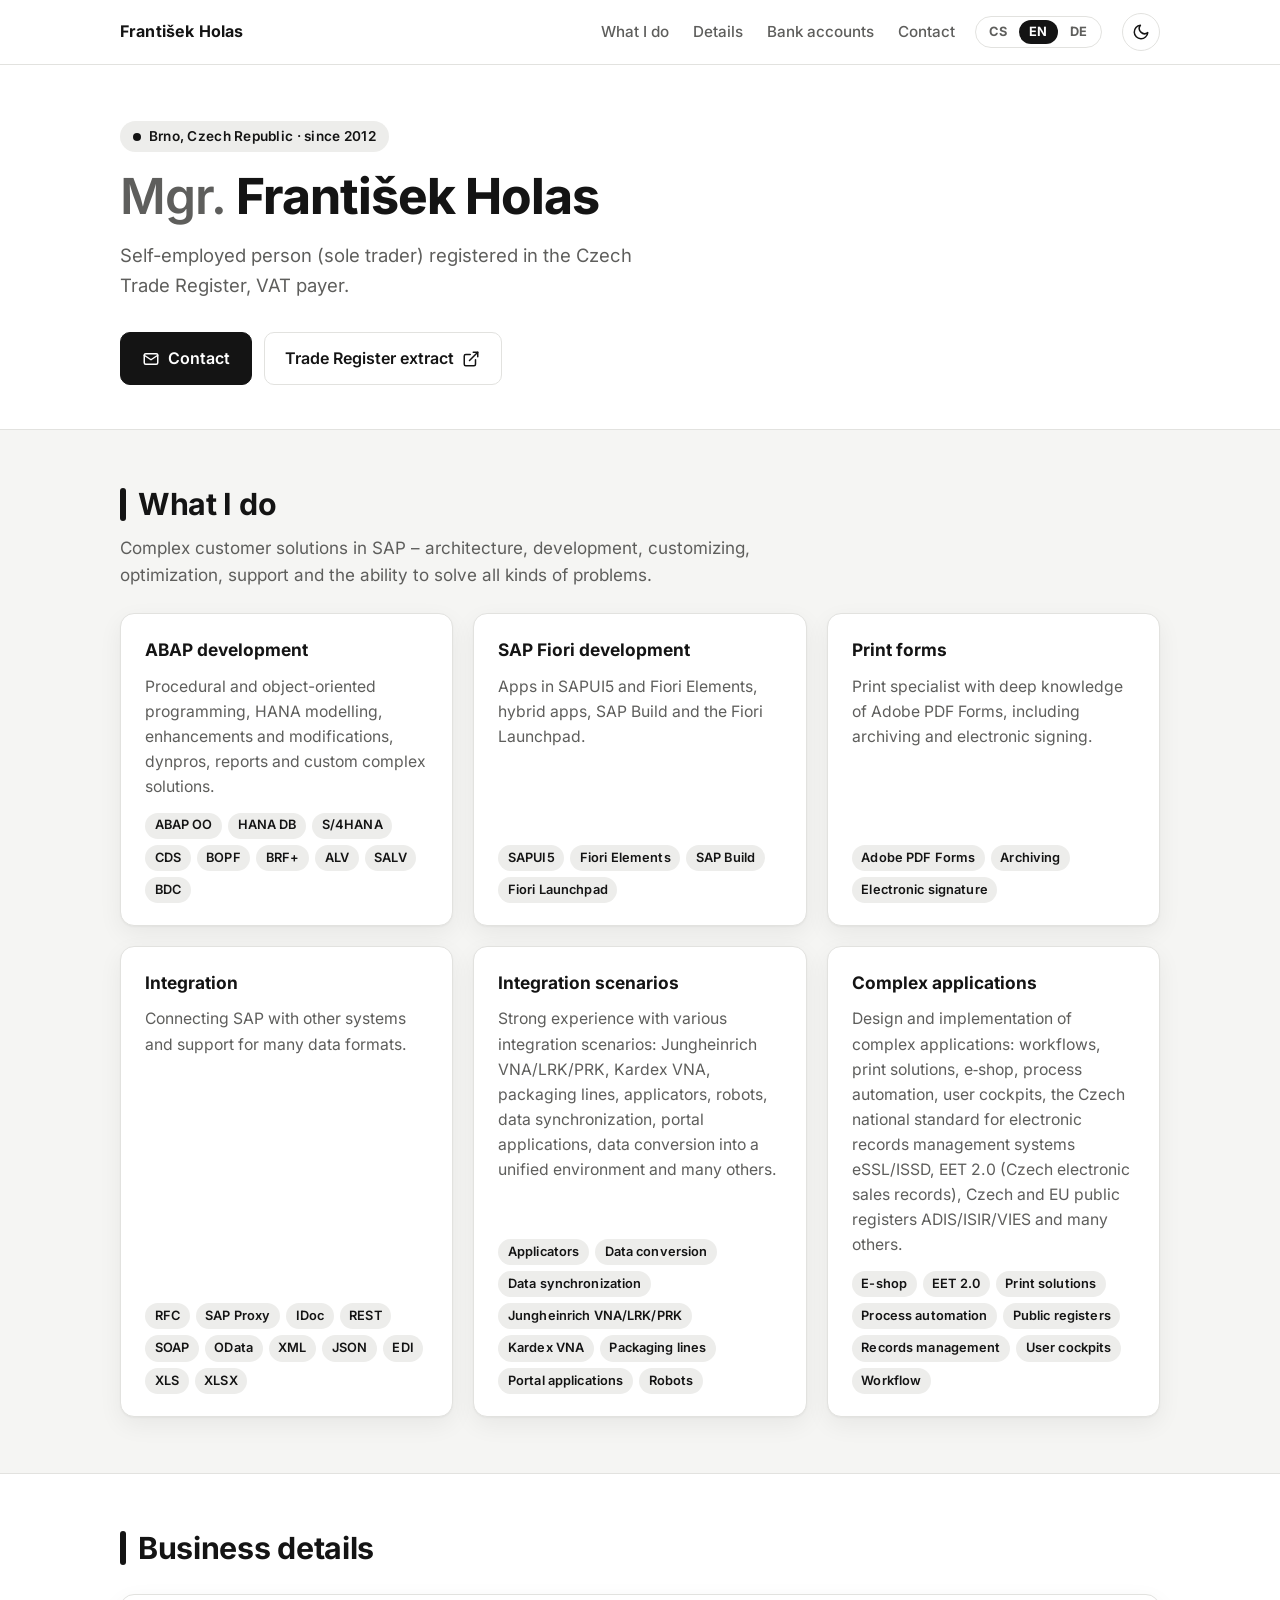
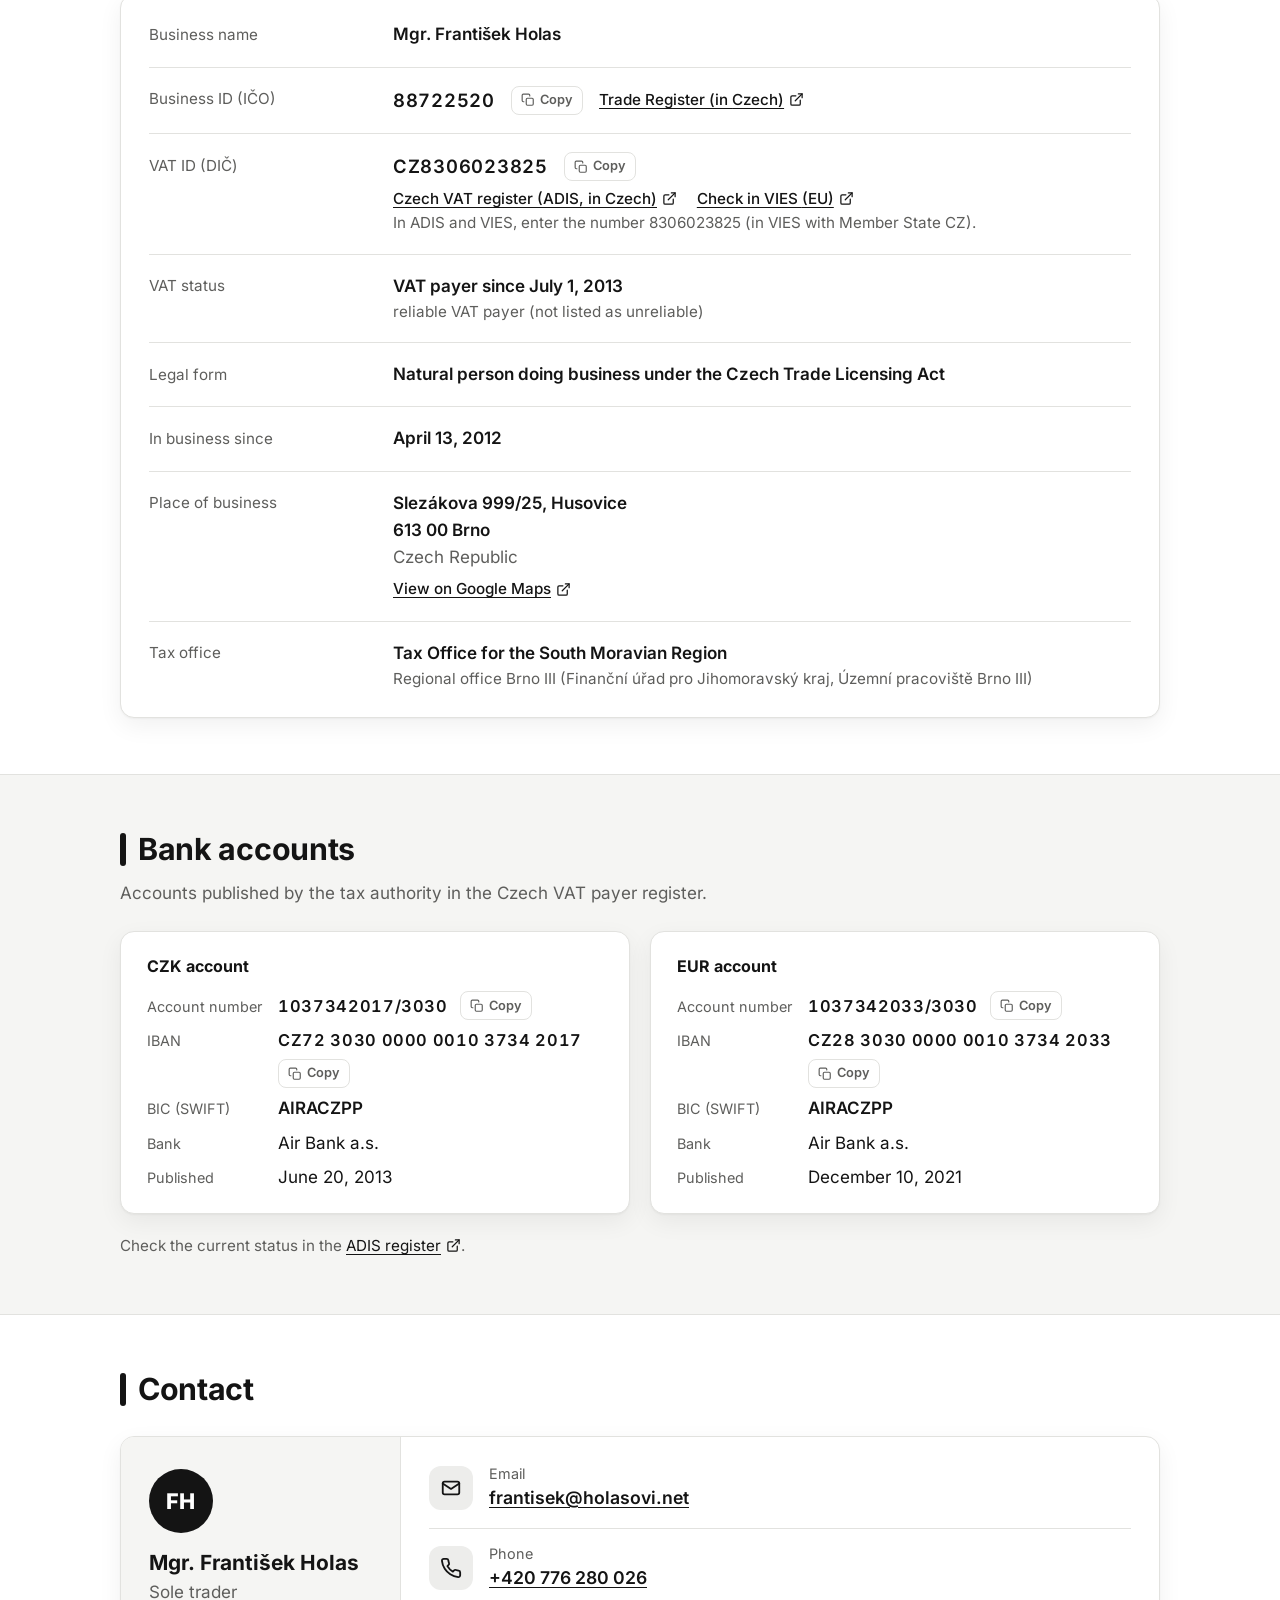
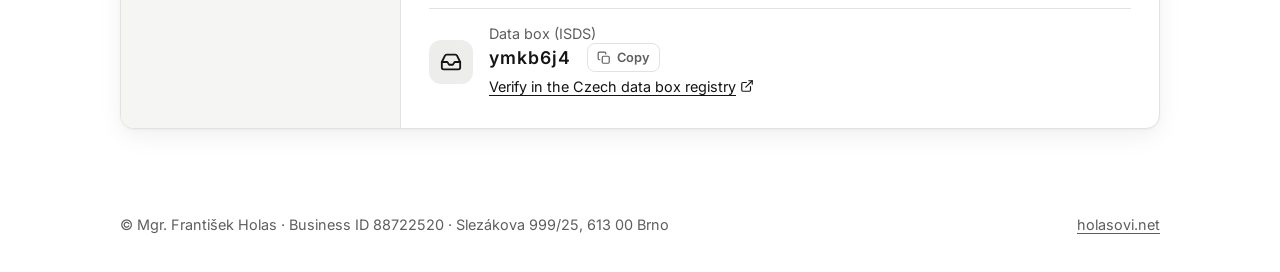
<file: frantisek-profil-88722520/en/index.html>
<!doctype html>
<html lang="en">
<head>
  <meta charset="utf-8">
  <meta name="viewport" content="width=device-width, initial-scale=1">
  <!-- Vygenerováno nástrojem nastroje/profily.py – ručně neupravovat. -->
  <script src="../../assets/profil/profil.js"></script>
  <title>Mgr. František Holas | Sole trader, Brno</title>
  <meta name="description" content="Mgr. František Holas, sole trader, Business ID (IČO) 88722520, VAT ID CZ8306023825, Slezákova 999/25, 613 00 Brno, Czech Republic. Business details, bank accounts and contact.">
  <meta name="color-scheme" content="light dark">
  <meta name="theme-color" content="#ffffff" media="(prefers-color-scheme: light)">
  <meta name="theme-color" content="#0f0f0f" media="(prefers-color-scheme: dark)">

  <link rel="alternate" hreflang="cs" href="https://holasovi.net/frantisek-profil-88722520/">
  <link rel="alternate" hreflang="en" href="https://holasovi.net/frantisek-profil-88722520/en/">
  <link rel="alternate" hreflang="de" href="https://holasovi.net/frantisek-profil-88722520/de/">
  <link rel="alternate" hreflang="x-default" href="https://holasovi.net/frantisek-profil-88722520/">
  <link rel="canonical" href="https://holasovi.net/frantisek-profil-88722520/en/">

  <meta property="og:type" content="profile">
  <meta property="og:url" content="https://holasovi.net/frantisek-profil-88722520/en/">
  <meta property="og:locale" content="en_US">
  <meta property="og:title" content="Mgr. František Holas">
  <meta property="og:description" content="Business details, bank accounts and contact. Business ID 88722520, Brno.">

  <link rel="icon" type="image/png" sizes="32x32" href="../ikony/favicon-32.png">
  <link rel="icon" type="image/png" sizes="64x64" href="../ikony/favicon-64.png">
  <link rel="apple-touch-icon" href="../ikony/apple-touch-icon.png">
  <link rel="preload" href="../../assets/profil/fonts/inter-latin.woff2" as="font" type="font/woff2" crossorigin>
  <link rel="preload" href="../../assets/profil/fonts/inter-latin-ext.woff2" as="font" type="font/woff2" crossorigin>
  <link rel="stylesheet" href="../../assets/profil/profil.css">

  <script type="application/ld+json">
  {
    "@context": "https://schema.org",
    "@type": "Person",
    "name": "Mgr. František Holas",
    "givenName": "František",
    "familyName": "Holas",
    "url": "https://holasovi.net/frantisek-profil-88722520/en/",
    "email": "frantisek@holasovi.net",
    "vatID": "CZ8306023825",
    "identifier": {
      "@type": "PropertyValue",
      "propertyID": "IČO",
      "value": "88722520"
    },
    "address": {
      "@type": "PostalAddress",
      "streetAddress": "Slezákova 999/25",
      "addressLocality": "Brno",
      "postalCode": "613 00",
      "addressCountry": "CZ"
    },
    "honorificPrefix": "Mgr.",
    "knowsAbout": [
      "ABAP OO",
      "ALV",
      "Adobe PDF Forms",
      "Applicators",
      "Archiving",
      "BDC",
      "BOPF",
      "BRF+",
      "CDS",
      "Data conversion",
      "Data synchronization",
      "E-shop",
      "EDI",
      "EET 2.0",
      "Electronic signature",
      "Fiori Elements",
      "Fiori Launchpad",
      "HANA DB",
      "IDoc",
      "JSON",
      "Jungheinrich VNA/LRK/PRK",
      "Kardex VNA",
      "OData",
      "Packaging lines",
      "Portal applications",
      "Print solutions",
      "Process automation",
      "Public registers",
      "REST",
      "RFC",
      "Records management",
      "Robots",
      "S/4HANA",
      "SALV",
      "SAP Build",
      "SAP Proxy",
      "SAPUI5",
      "SOAP",
      "User cockpits",
      "Workflow",
      "XLS",
      "XLSX",
      "XML"
    ],
    "telephone": "+420776280026"
  }
  </script>
</head>
<body>
  <a class="skip" href="#main">Skip to content</a>

  <header class="site-header">
    <div class="wrap">
      <a class="brand" href="#" aria-label="Mgr. František Holas, back to top">František Holas</a>
      <div class="header-end">
        <nav class="nav" aria-label="Main navigation">
          <a href="#cinnost">What I do</a>
          <a href="#udaje">Details</a>
          <a href="#ucty">Bank accounts</a>
          <a href="#kontakt">Contact</a>
        </nav>
        <nav class="lang" aria-label="Language">
          <a href="../" hreflang="cs" lang="cs" data-set-lang="cs" aria-label="Čeština" title="Čeština">CS</a>
          <a href="./" hreflang="en" lang="en" data-set-lang="en" aria-label="English" title="English" aria-current="page">EN</a>
          <a href="../de/" hreflang="de" lang="de" data-set-lang="de" aria-label="Deutsch" title="Deutsch">DE</a>
        </nav>
        <button class="vzhled" type="button" aria-label="Dark mode" aria-pressed="false" data-na-tmavy="Switch to dark mode" data-na-svetly="Switch to light mode" title="Switch to dark mode">
          <svg class="ikona-mesic" viewBox="0 0 24 24" fill="none" stroke="currentColor" stroke-width="2" stroke-linecap="round" stroke-linejoin="round" aria-hidden="true"><path d="M21 12.8A9 9 0 1 1 11.2 3a7 7 0 0 0 9.8 9.8z"/></svg>
          <svg class="ikona-slunce" viewBox="0 0 24 24" fill="none" stroke="currentColor" stroke-width="2" stroke-linecap="round" stroke-linejoin="round" aria-hidden="true"><circle cx="12" cy="12" r="4"/><path d="M12 2v2M12 20v2M4.93 4.93l1.41 1.41M17.66 17.66l1.41 1.41M2 12h2M20 12h2M4.93 19.07l1.41-1.41M17.66 6.34l1.41-1.41"/></svg>
        </button>
      </div>
    </div>
  </header>

  <main id="main">
    <section class="hero">
      <div class="wrap">
        <p class="eyebrow">Brno, Czech Republic · since 2012</p>
        <h1><span class="titul">Mgr.</span> František&nbsp;Holas</h1>
        <p class="lead">Self-employed person (sole trader) registered in the Czech Trade Register, VAT payer.</p>
        <div class="actions">
          <a class="btn primary" href="#kontakt">
            <svg viewBox="0 0 24 24" fill="none" stroke="currentColor" stroke-width="2" stroke-linecap="round" stroke-linejoin="round" aria-hidden="true"><rect x="3" y="5" width="18" height="14" rx="2"/><polyline points="3 7 12 13 21 7"/></svg>
            Contact
          </a>
          <a class="btn" href="https://rzp.gov.cz/verejne-udaje/cs/udaje/vyber-subjektu;ico=88722520" target="_blank" rel="noopener" hreflang="cs">
            Trade Register extract
            <svg viewBox="0 0 24 24" fill="none" stroke="currentColor" stroke-width="2" stroke-linecap="round" stroke-linejoin="round" aria-hidden="true"><path d="M18 13v6a2 2 0 0 1-2 2H5a2 2 0 0 1-2-2V8a2 2 0 0 1 2-2h6"/><polyline points="15 3 21 3 21 9"/><line x1="10" y1="14" x2="21" y2="3"/></svg>
          </a>
        </div>
      </div>
    </section>

    <section class="block soft" id="cinnost" aria-labelledby="cinnost-h">
      <div class="wrap">
        <h2 id="cinnost-h">What I do</h2>
        <p class="intro">Complex customer solutions in SAP – architecture, development, customizing, optimization, support and the ability to solve all kinds of problems.</p>
        <div class="oblasti">
          <div class="card oblast">
            <h3>ABAP development</h3>
            <p>Procedural and object-oriented programming, HANA modelling, enhancements and modifications, dynpros, reports and custom complex solutions.</p>
            <ul class="stitky"><li>ABAP OO</li><li>HANA DB</li><li>S/4HANA</li><li>CDS</li><li>BOPF</li><li>BRF+</li><li>ALV</li><li>SALV</li><li>BDC</li></ul>
          </div>
          <div class="card oblast">
            <h3>SAP Fiori development</h3>
            <p>Apps in SAPUI5 and Fiori Elements, hybrid apps, SAP Build and the Fiori Launchpad.</p>
            <ul class="stitky"><li>SAPUI5</li><li>Fiori Elements</li><li>SAP Build</li><li>Fiori Launchpad</li></ul>
          </div>
          <div class="card oblast">
            <h3>Print forms</h3>
            <p>Print specialist with deep knowledge of Adobe PDF Forms, including archiving and electronic signing.</p>
            <ul class="stitky"><li>Adobe PDF Forms</li><li>Archiving</li><li>Electronic signature</li></ul>
          </div>
          <div class="card oblast">
            <h3>Integration</h3>
            <p>Connecting SAP with other systems and support for many data formats.</p>
            <ul class="stitky"><li>RFC</li><li>SAP Proxy</li><li>IDoc</li><li>REST</li><li>SOAP</li><li>OData</li><li>XML</li><li>JSON</li><li>EDI</li><li>XLS</li><li>XLSX</li></ul>
          </div>
          <div class="card oblast">
            <h3>Integration scenarios</h3>
            <p>Strong experience with various integration scenarios: Jungheinrich VNA/LRK/PRK, Kardex VNA, packaging lines, applicators, robots, data synchronization, portal applications, data conversion into a unified environment and many others.</p>
            <ul class="stitky"><li>Applicators</li><li>Data conversion</li><li>Data synchronization</li><li>Jungheinrich VNA/LRK/PRK</li><li>Kardex VNA</li><li>Packaging lines</li><li>Portal applications</li><li>Robots</li></ul>
          </div>
          <div class="card oblast">
            <h3>Complex applications</h3>
            <p>Design and implementation of complex applications: workflows, print solutions, e&#8209;shop, process automation, user cockpits, the Czech national standard for electronic records management systems eSSL/ISSD, EET&nbsp;2.0 (Czech electronic sales records), Czech and EU public registers ADIS/ISIR/VIES and many others.</p>
            <ul class="stitky"><li>E-shop</li><li>EET 2.0</li><li>Print solutions</li><li>Process automation</li><li>Public registers</li><li>Records management</li><li>User cockpits</li><li>Workflow</li></ul>
          </div>
        </div>
      </div>
    </section>

    <section class="block" id="udaje" aria-labelledby="udaje-h">
      <div class="wrap">
        <h2 id="udaje-h">Business details</h2>
        <dl class="card facts">
          <div class="fact">
            <dt>Business name</dt>
            <dd>Mgr.&nbsp;František&nbsp;Holas</dd>
          </div>
          <div class="fact">
            <dt>Business ID (IČO)</dt>
            <dd class="num-row">
              <span class="num">88722520</span>
              <button class="kopirovat" type="button" data-kopirovat="88722520" data-text="Copy" data-hotovo="Copied" aria-label="Copy Business ID"><svg viewBox="0 0 24 24" fill="none" stroke="currentColor" stroke-width="2" stroke-linecap="round" stroke-linejoin="round" aria-hidden="true"><rect x="9" y="9" width="12" height="12" rx="2"/><path d="M5 15H4a2 2 0 0 1-2-2V4a2 2 0 0 1 2-2h9a2 2 0 0 1 2 2v1"/></svg><span class="kopirovat__text">Copy</span></button>
              <a class="ext" href="https://rzp.gov.cz/verejne-udaje/cs/udaje/vyber-subjektu;ico=88722520" target="_blank" rel="noopener" hreflang="cs">Trade Register (in <span class="nowrap">Czech)<svg viewBox="0 0 24 24" fill="none" stroke="currentColor" stroke-width="2" stroke-linecap="round" stroke-linejoin="round" aria-hidden="true"><path d="M18 13v6a2 2 0 0 1-2 2H5a2 2 0 0 1-2-2V8a2 2 0 0 1 2-2h6"/><polyline points="15 3 21 3 21 9"/><line x1="10" y1="14" x2="21" y2="3"/></svg></span></a>
            </dd>
          </div>
          <div class="fact">
            <dt>VAT ID (DIČ)</dt>
            <dd>
              <span class="num-row"><span class="num">CZ8306023825</span><button class="kopirovat" type="button" data-kopirovat="CZ8306023825" data-text="Copy" data-hotovo="Copied" aria-label="Copy VAT ID"><svg viewBox="0 0 24 24" fill="none" stroke="currentColor" stroke-width="2" stroke-linecap="round" stroke-linejoin="round" aria-hidden="true"><rect x="9" y="9" width="12" height="12" rx="2"/><path d="M5 15H4a2 2 0 0 1-2-2V4a2 2 0 0 1 2-2h9a2 2 0 0 1 2 2v1"/></svg><span class="kopirovat__text">Copy</span></button></span>
              <span class="odkazy"><a class="ext" href="https://adisspr.mfcr.cz/dpr/DphReg?id=1&amp;pocet=1&amp;fu=&amp;OK=+Search+&amp;ZPRAC=RDPHI1&amp;dic=8306023825" target="_blank" rel="noopener" hreflang="cs">Czech VAT register (ADIS, in <span class="nowrap">Czech)<svg viewBox="0 0 24 24" fill="none" stroke="currentColor" stroke-width="2" stroke-linecap="round" stroke-linejoin="round" aria-hidden="true"><path d="M18 13v6a2 2 0 0 1-2 2H5a2 2 0 0 1-2-2V8a2 2 0 0 1 2-2h6"/><polyline points="15 3 21 3 21 9"/><line x1="10" y1="14" x2="21" y2="3"/></svg></span></a><a class="ext" href="https://ec.europa.eu/taxation_customs/vies/#/vat-validation" target="_blank" rel="noopener">Check in VIES <span class="nowrap">(EU)<svg viewBox="0 0 24 24" fill="none" stroke="currentColor" stroke-width="2" stroke-linecap="round" stroke-linejoin="round" aria-hidden="true"><path d="M18 13v6a2 2 0 0 1-2 2H5a2 2 0 0 1-2-2V8a2 2 0 0 1 2-2h6"/><polyline points="15 3 21 3 21 9"/><line x1="10" y1="14" x2="21" y2="3"/></svg></span></a></span>
              <span class="note">In ADIS and VIES, enter the number 8306023825 (in VIES with Member State CZ).</span>
            </dd>
          </div>
          <div class="fact">
            <dt>VAT status</dt>
            <dd>VAT payer since <time datetime="2013-07-01">July&nbsp;1, 2013</time> <span class="note">reliable VAT payer (not listed as unreliable)</span></dd>
          </div>
          <div class="fact">
            <dt>Legal form</dt>
            <dd>Natural person doing business under the Czech Trade Licensing Act</dd>
          </div>
          <div class="fact">
            <dt>In business since</dt>
            <dd><time datetime="2012-04-13">April&nbsp;13, 2012</time></dd>
          </div>
          <div class="fact">
            <dt>Place of business</dt>
            <dd><address>Slezákova 999/25, Husovice<br>613&nbsp;00 Brno<br><span class="country">Czech Republic</span></address>
              <a class="ext map-link" href="https://www.google.com/maps/search/?api=1&amp;query=Slez%C3%A1kova%20999%2F25%2C%20613%2000%20Brno" target="_blank" rel="noopener">View on Google <span class="nowrap">Maps<svg viewBox="0 0 24 24" fill="none" stroke="currentColor" stroke-width="2" stroke-linecap="round" stroke-linejoin="round" aria-hidden="true"><path d="M18 13v6a2 2 0 0 1-2 2H5a2 2 0 0 1-2-2V8a2 2 0 0 1 2-2h6"/><polyline points="15 3 21 3 21 9"/><line x1="10" y1="14" x2="21" y2="3"/></svg></span></a>
            </dd>
          </div>
          <div class="fact">
            <dt>Tax office</dt>
            <dd>Tax Office for the South Moravian Region <span class="note">Regional office Brno III (Finanční úřad pro Jihomoravský kraj, Územní pracoviště Brno III)</span></dd>
          </div>
        </dl>
      </div>
    </section>

    <section class="block soft" id="ucty" aria-labelledby="ucty-h">
      <div class="wrap">
        <h2 id="ucty-h">Bank accounts</h2>
        <p class="intro">Accounts published by the tax authority in the Czech VAT payer register.</p>
        <div class="ucty">
          <div class="card ucet">
            <h3>CZK account</h3>
            <dl>
              <dt>Account number</dt>
              <dd><span class="num">1037342017/3030</span><button class="kopirovat" type="button" data-kopirovat="1037342017/3030" data-text="Copy" data-hotovo="Copied" aria-label="Copy account number"><svg viewBox="0 0 24 24" fill="none" stroke="currentColor" stroke-width="2" stroke-linecap="round" stroke-linejoin="round" aria-hidden="true"><rect x="9" y="9" width="12" height="12" rx="2"/><path d="M5 15H4a2 2 0 0 1-2-2V4a2 2 0 0 1 2-2h9a2 2 0 0 1 2 2v1"/></svg><span class="kopirovat__text">Copy</span></button></dd>
              <dt>IBAN</dt>
              <dd><span class="num">CZ72&nbsp;3030&nbsp;0000&nbsp;0010&nbsp;3734&nbsp;2017</span><button class="kopirovat" type="button" data-kopirovat="CZ7230300000001037342017" data-text="Copy" data-hotovo="Copied" aria-label="Copy IBAN"><svg viewBox="0 0 24 24" fill="none" stroke="currentColor" stroke-width="2" stroke-linecap="round" stroke-linejoin="round" aria-hidden="true"><rect x="9" y="9" width="12" height="12" rx="2"/><path d="M5 15H4a2 2 0 0 1-2-2V4a2 2 0 0 1 2-2h9a2 2 0 0 1 2 2v1"/></svg><span class="kopirovat__text">Copy</span></button></dd>
              <dt>BIC (SWIFT)</dt>
              <dd>AIRACZPP</dd>
              <dt>Bank</dt>
              <dd class="slabe">Air Bank a.s.</dd>
              <dt>Published</dt>
              <dd class="slabe"><time datetime="2013-06-20">June&nbsp;20, 2013</time></dd>
            </dl>
          </div>
          <div class="card ucet">
            <h3>EUR account</h3>
            <dl>
              <dt>Account number</dt>
              <dd><span class="num">1037342033/3030</span><button class="kopirovat" type="button" data-kopirovat="1037342033/3030" data-text="Copy" data-hotovo="Copied" aria-label="Copy account number"><svg viewBox="0 0 24 24" fill="none" stroke="currentColor" stroke-width="2" stroke-linecap="round" stroke-linejoin="round" aria-hidden="true"><rect x="9" y="9" width="12" height="12" rx="2"/><path d="M5 15H4a2 2 0 0 1-2-2V4a2 2 0 0 1 2-2h9a2 2 0 0 1 2 2v1"/></svg><span class="kopirovat__text">Copy</span></button></dd>
              <dt>IBAN</dt>
              <dd><span class="num">CZ28&nbsp;3030&nbsp;0000&nbsp;0010&nbsp;3734&nbsp;2033</span><button class="kopirovat" type="button" data-kopirovat="CZ2830300000001037342033" data-text="Copy" data-hotovo="Copied" aria-label="Copy IBAN"><svg viewBox="0 0 24 24" fill="none" stroke="currentColor" stroke-width="2" stroke-linecap="round" stroke-linejoin="round" aria-hidden="true"><rect x="9" y="9" width="12" height="12" rx="2"/><path d="M5 15H4a2 2 0 0 1-2-2V4a2 2 0 0 1 2-2h9a2 2 0 0 1 2 2v1"/></svg><span class="kopirovat__text">Copy</span></button></dd>
              <dt>BIC (SWIFT)</dt>
              <dd>AIRACZPP</dd>
              <dt>Bank</dt>
              <dd class="slabe">Air Bank a.s.</dd>
              <dt>Published</dt>
              <dd class="slabe"><time datetime="2021-12-10">December&nbsp;10, 2021</time></dd>
            </dl>
          </div>
        </div>
        <p class="zdroj">Check the current status in the <a class="ext" href="https://adisspr.mfcr.cz/dpr/DphReg?id=1&amp;pocet=1&amp;fu=&amp;OK=+Search+&amp;ZPRAC=RDPHI1&amp;dic=8306023825" target="_blank" rel="noopener" hreflang="cs">ADIS <span class="nowrap">register<svg viewBox="0 0 24 24" fill="none" stroke="currentColor" stroke-width="2" stroke-linecap="round" stroke-linejoin="round" aria-hidden="true"><path d="M18 13v6a2 2 0 0 1-2 2H5a2 2 0 0 1-2-2V8a2 2 0 0 1 2-2h6"/><polyline points="15 3 21 3 21 9"/><line x1="10" y1="14" x2="21" y2="3"/></svg></span></a>.</p>
      </div>
    </section>

    <section class="block" id="kontakt" aria-labelledby="kontakt-h">
      <div class="wrap">
        <h2 id="kontakt-h">Contact</h2>
        <div class="card contact">
          <div class="person">
            <div class="avatar" aria-hidden="true">FH</div>
            <div>
              <p class="name">Mgr.&nbsp;František&nbsp;Holas</p>
              <p class="role">Sole trader</p>
            </div>
          </div>
          <ul class="channels">
            <li class="channel">
              <span class="icon" aria-hidden="true"><svg viewBox="0 0 24 24" fill="none" stroke="currentColor" stroke-width="2" stroke-linecap="round" stroke-linejoin="round" aria-hidden="true"><rect x="3" y="5" width="18" height="14" rx="2"/><polyline points="3 7 12 13 21 7"/></svg></span>
              <div>
                <span class="label">Email</span>
                <a class="value" href="mailto:frantisek@holasovi.net">frantisek@<wbr>holasovi.net</a>
              </div>
            </li>
            <li class="channel">
              <span class="icon" aria-hidden="true"><svg viewBox="0 0 24 24" fill="none" stroke="currentColor" stroke-width="2" stroke-linecap="round" stroke-linejoin="round" aria-hidden="true"><path d="M22 16.92v3a2 2 0 0 1-2.18 2 19.79 19.79 0 0 1-8.63-3.07 19.5 19.5 0 0 1-6-6 19.79 19.79 0 0 1-3.07-8.67A2 2 0 0 1 4.11 2h3a2 2 0 0 1 2 1.72 12.84 12.84 0 0 0 .7 2.81 2 2 0 0 1-.45 2.11L8.09 9.91a16 16 0 0 0 6 6l1.27-1.27a2 2 0 0 1 2.11-.45 12.84 12.84 0 0 0 2.81.7A2 2 0 0 1 22 16.92z"/></svg></span>
              <div>
                <span class="label">Phone</span>
                <a class="value" href="tel:+420776280026">+420&nbsp;776&nbsp;280&nbsp;026</a>
              </div>
            </li>
            <li class="channel">
              <span class="icon" aria-hidden="true"><svg viewBox="0 0 24 24" fill="none" stroke="currentColor" stroke-width="2" stroke-linecap="round" stroke-linejoin="round" aria-hidden="true"><polyline points="22 12 16 12 14 15 10 15 8 12 2 12"/><path d="M5.45 5.11 2 12v6a2 2 0 0 0 2 2h16a2 2 0 0 0 2-2v-6l-3.45-6.89A2 2 0 0 0 16.76 4H7.24a2 2 0 0 0-1.79 1.11z"/></svg></span>
              <div>
                <span class="label">Data box (ISDS)</span>
                <span class="num-row"><span class="value id">ymkb6j4</span><button class="kopirovat" type="button" data-kopirovat="ymkb6j4" data-text="Copy" data-hotovo="Copied" aria-label="Copy data box ID"><svg viewBox="0 0 24 24" fill="none" stroke="currentColor" stroke-width="2" stroke-linecap="round" stroke-linejoin="round" aria-hidden="true"><rect x="9" y="9" width="12" height="12" rx="2"/><path d="M5 15H4a2 2 0 0 1-2-2V4a2 2 0 0 1 2-2h9a2 2 0 0 1 2 2v1"/></svg><span class="kopirovat__text">Copy</span></button></span>
                <a class="hint ext" href="https://www.datovka.gov.cz/sds/detail?dbid=ymkb6j4" target="_blank" rel="noopener" hreflang="cs">Verify in the Czech data box <span class="nowrap">registry<svg viewBox="0 0 24 24" fill="none" stroke="currentColor" stroke-width="2" stroke-linecap="round" stroke-linejoin="round" aria-hidden="true"><path d="M18 13v6a2 2 0 0 1-2 2H5a2 2 0 0 1-2-2V8a2 2 0 0 1 2-2h6"/><polyline points="15 3 21 3 21 9"/><line x1="10" y1="14" x2="21" y2="3"/></svg></span></a>
              </div>
            </li>
          </ul>
        </div>
      </div>
    </section>
  </main>

  <footer class="site-footer">
    <div class="wrap">
      <span>© Mgr.&nbsp;František&nbsp;Holas · Business ID 88722520 · Slezákova 999/25, 613&nbsp;00 Brno</span>
      <a href="../../" lang="cs" title="Holas family tree">holasovi.net</a>
    </div>
  </footer>
</body>
</html>
</file>
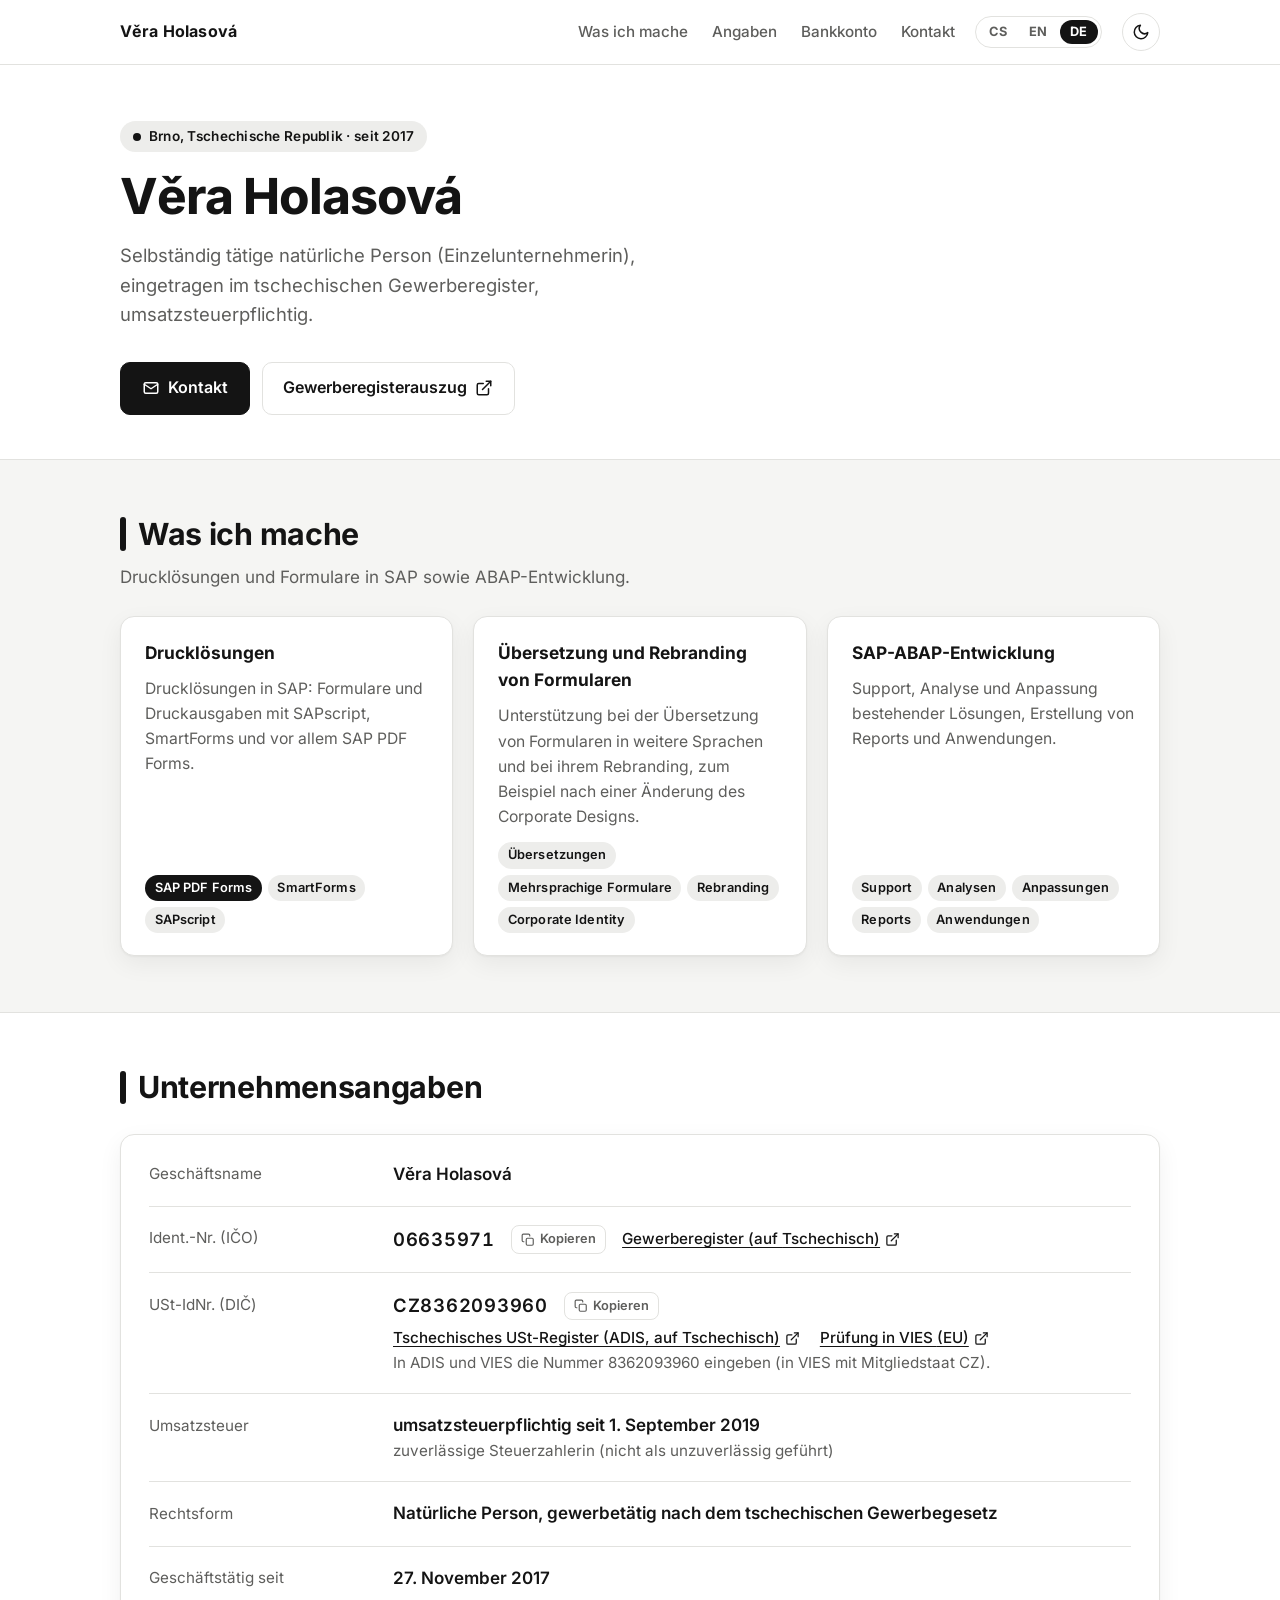
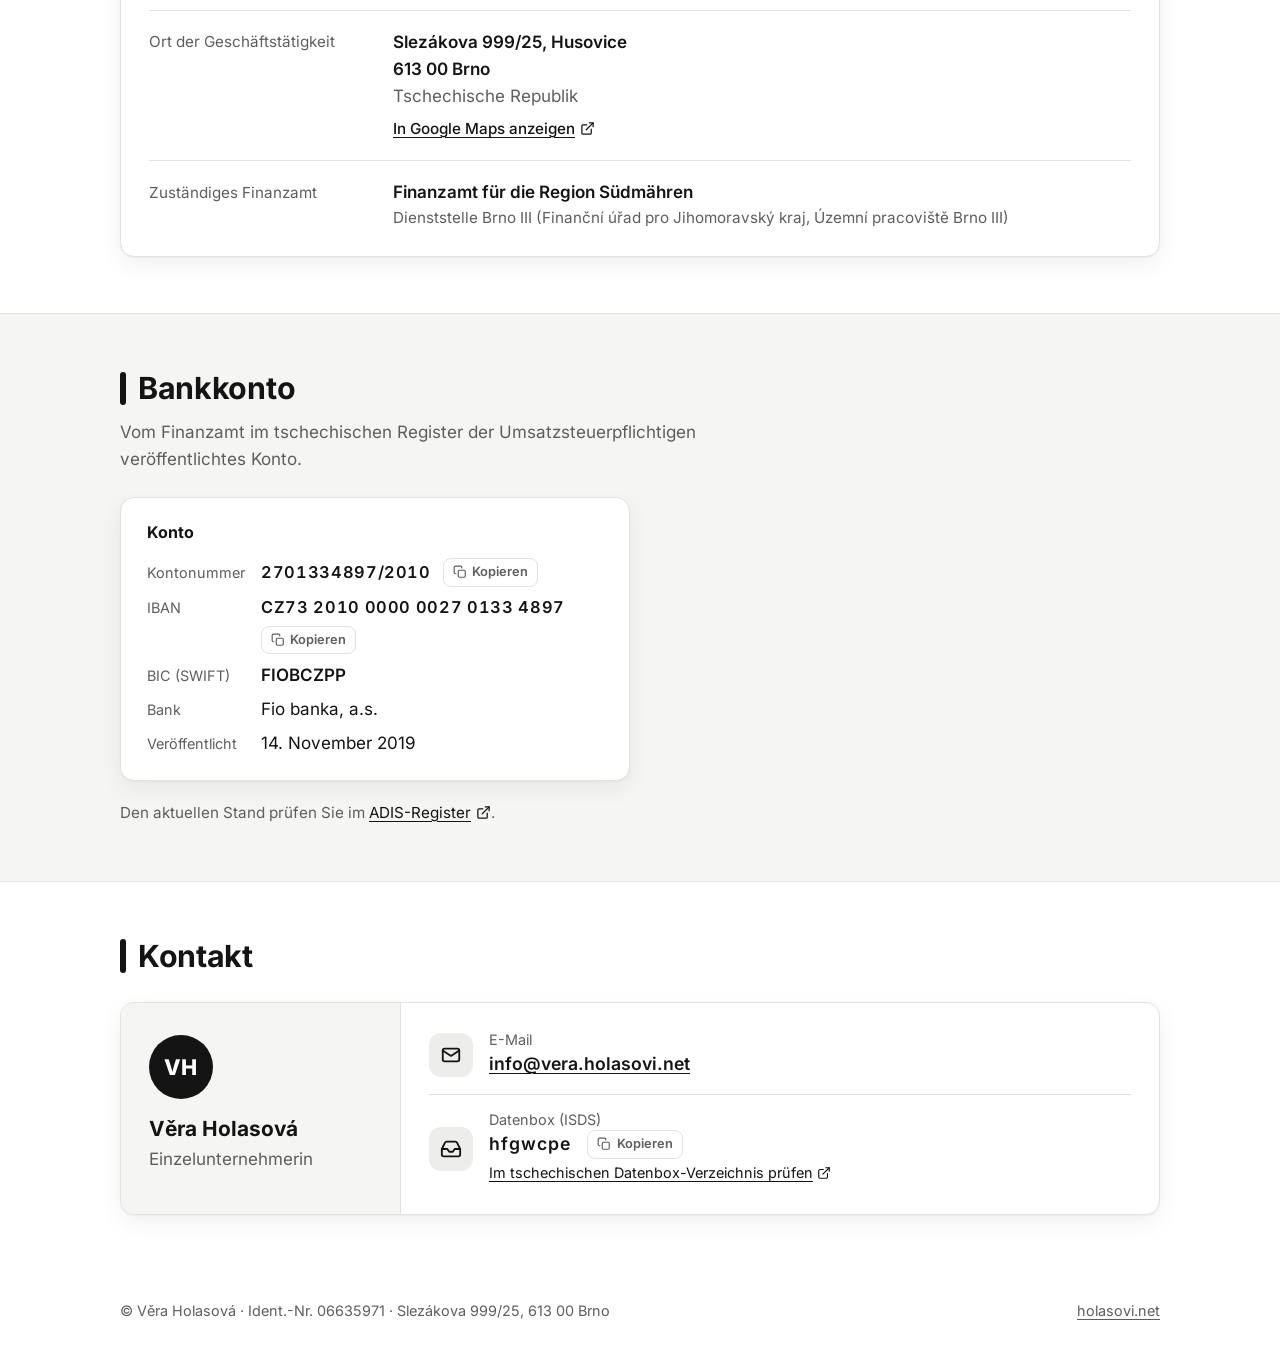
<file: vera-profil-06635971/de/index.html>
<!doctype html>
<html lang="de">
<head>
  <meta charset="utf-8">
  <meta name="viewport" content="width=device-width, initial-scale=1">
  <!-- Vygenerováno nástrojem nastroje/profily.py – ručně neupravovat. -->
  <script src="../../assets/profil/profil.js"></script>
  <title>Věra Holasová | Einzelunternehmerin, Brno</title>
  <meta name="description" content="Věra Holasová, Einzelunternehmerin, Ident.-Nr. (IČO) 06635971, USt-IdNr. CZ8362093960, Slezákova 999/25, 613 00 Brno, Tschechische Republik. Unternehmensangaben, Bankkonten und Kontakt.">
  <meta name="color-scheme" content="light dark">
  <meta name="theme-color" content="#ffffff" media="(prefers-color-scheme: light)">
  <meta name="theme-color" content="#0f0f0f" media="(prefers-color-scheme: dark)">

  <link rel="alternate" hreflang="cs" href="https://holasovi.net/vera-profil-06635971/">
  <link rel="alternate" hreflang="en" href="https://holasovi.net/vera-profil-06635971/en/">
  <link rel="alternate" hreflang="de" href="https://holasovi.net/vera-profil-06635971/de/">
  <link rel="alternate" hreflang="x-default" href="https://holasovi.net/vera-profil-06635971/">
  <link rel="canonical" href="https://holasovi.net/vera-profil-06635971/de/">

  <meta property="og:type" content="profile">
  <meta property="og:url" content="https://holasovi.net/vera-profil-06635971/de/">
  <meta property="og:locale" content="de_DE">
  <meta property="og:title" content="Věra Holasová">
  <meta property="og:description" content="Unternehmensangaben, Bankkonten und Kontakt. Ident.-Nr. 06635971, Brno.">

  <link rel="icon" type="image/png" sizes="32x32" href="../ikony/favicon-32.png">
  <link rel="icon" type="image/png" sizes="64x64" href="../ikony/favicon-64.png">
  <link rel="apple-touch-icon" href="../ikony/apple-touch-icon.png">
  <link rel="preload" href="../../assets/profil/fonts/inter-latin.woff2" as="font" type="font/woff2" crossorigin>
  <link rel="preload" href="../../assets/profil/fonts/inter-latin-ext.woff2" as="font" type="font/woff2" crossorigin>
  <link rel="stylesheet" href="../../assets/profil/profil.css">

  <script type="application/ld+json">
  {
    "@context": "https://schema.org",
    "@type": "Person",
    "name": "Věra Holasová",
    "givenName": "Věra",
    "familyName": "Holasová",
    "url": "https://holasovi.net/vera-profil-06635971/de/",
    "email": "info@vera.holasovi.net",
    "vatID": "CZ8362093960",
    "identifier": {
      "@type": "PropertyValue",
      "propertyID": "IČO",
      "value": "06635971"
    },
    "address": {
      "@type": "PostalAddress",
      "streetAddress": "Slezákova 999/25",
      "addressLocality": "Brno",
      "postalCode": "613 00",
      "addressCountry": "CZ"
    },
    "knowsAbout": [
      "Analysen",
      "Anpassungen",
      "Anwendungen",
      "Corporate Identity",
      "Mehrsprachige Formulare",
      "Rebranding",
      "Reports",
      "SAP PDF Forms",
      "SAPscript",
      "SmartForms",
      "Support",
      "Übersetzungen"
    ]
  }
  </script>
</head>
<body>
  <a class="skip" href="#main">Zum Inhalt springen</a>

  <header class="site-header">
    <div class="wrap">
      <a class="brand" href="#" aria-label="Věra Holasová, zum Seitenanfang">Věra Holasová</a>
      <div class="header-end">
        <nav class="nav" aria-label="Hauptnavigation">
          <a href="#cinnost">Was ich mache</a>
          <a href="#udaje">Angaben</a>
          <a href="#ucty">Bankkonto</a>
          <a href="#kontakt">Kontakt</a>
        </nav>
        <nav class="lang" aria-label="Sprache">
          <a href="../" hreflang="cs" lang="cs" data-set-lang="cs" aria-label="Čeština" title="Čeština">CS</a>
          <a href="../en/" hreflang="en" lang="en" data-set-lang="en" aria-label="English" title="English">EN</a>
          <a href="./" hreflang="de" lang="de" data-set-lang="de" aria-label="Deutsch" title="Deutsch" aria-current="page">DE</a>
        </nav>
        <button class="vzhled" type="button" aria-label="Dunkles Design" aria-pressed="false" data-na-tmavy="Dunkles Design einschalten" data-na-svetly="Helles Design einschalten" title="Dunkles Design einschalten">
          <svg class="ikona-mesic" viewBox="0 0 24 24" fill="none" stroke="currentColor" stroke-width="2" stroke-linecap="round" stroke-linejoin="round" aria-hidden="true"><path d="M21 12.8A9 9 0 1 1 11.2 3a7 7 0 0 0 9.8 9.8z"/></svg>
          <svg class="ikona-slunce" viewBox="0 0 24 24" fill="none" stroke="currentColor" stroke-width="2" stroke-linecap="round" stroke-linejoin="round" aria-hidden="true"><circle cx="12" cy="12" r="4"/><path d="M12 2v2M12 20v2M4.93 4.93l1.41 1.41M17.66 17.66l1.41 1.41M2 12h2M20 12h2M4.93 19.07l1.41-1.41M17.66 6.34l1.41-1.41"/></svg>
        </button>
      </div>
    </div>
  </header>

  <main id="main">
    <section class="hero">
      <div class="wrap">
        <p class="eyebrow">Brno, Tschechische Republik · seit 2017</p>
        <h1>Věra&nbsp;Holasová</h1>
        <p class="lead">Selbständig tätige natürliche Person (Einzelunternehmerin), eingetragen im tschechischen Gewerberegister, umsatzsteuerpflichtig.</p>
        <div class="actions">
          <a class="btn primary" href="#kontakt">
            <svg viewBox="0 0 24 24" fill="none" stroke="currentColor" stroke-width="2" stroke-linecap="round" stroke-linejoin="round" aria-hidden="true"><rect x="3" y="5" width="18" height="14" rx="2"/><polyline points="3 7 12 13 21 7"/></svg>
            Kontakt
          </a>
          <a class="btn" href="https://rzp.gov.cz/verejne-udaje/cs/udaje/vyber-subjektu;ico=06635971" target="_blank" rel="noopener" hreflang="cs">
            Gewerberegisterauszug
            <svg viewBox="0 0 24 24" fill="none" stroke="currentColor" stroke-width="2" stroke-linecap="round" stroke-linejoin="round" aria-hidden="true"><path d="M18 13v6a2 2 0 0 1-2 2H5a2 2 0 0 1-2-2V8a2 2 0 0 1 2-2h6"/><polyline points="15 3 21 3 21 9"/><line x1="10" y1="14" x2="21" y2="3"/></svg>
          </a>
        </div>
      </div>
    </section>

    <section class="block soft" id="cinnost" aria-labelledby="cinnost-h">
      <div class="wrap">
        <h2 id="cinnost-h">Was ich mache</h2>
        <p class="intro">Drucklösungen und Formulare in SAP sowie ABAP-Entwicklung.</p>
        <div class="oblasti">
          <div class="card oblast">
            <h3>Drucklösungen</h3>
            <p>Drucklösungen in SAP: Formulare und Druckausgaben mit SAPscript, SmartForms und vor allem SAP PDF Forms.</p>
            <ul class="stitky"><li class="hlavni">SAP PDF Forms</li><li>SmartForms</li><li>SAPscript</li></ul>
          </div>
          <div class="card oblast">
            <h3>Übersetzung und Rebranding von Formularen</h3>
            <p>Unterstützung bei der Übersetzung von Formularen in weitere Sprachen und bei ihrem Rebranding, zum Beispiel nach einer Änderung des Corporate Designs.</p>
            <ul class="stitky"><li>Übersetzungen</li><li>Mehrsprachige Formulare</li><li>Rebranding</li><li>Corporate Identity</li></ul>
          </div>
          <div class="card oblast">
            <h3>SAP-ABAP-Entwicklung</h3>
            <p>Support, Analyse und Anpassung bestehender Lösungen, Erstellung von Reports und Anwendungen.</p>
            <ul class="stitky"><li>Support</li><li>Analysen</li><li>Anpassungen</li><li>Reports</li><li>Anwendungen</li></ul>
          </div>
        </div>
      </div>
    </section>

    <section class="block" id="udaje" aria-labelledby="udaje-h">
      <div class="wrap">
        <h2 id="udaje-h">Unternehmensangaben</h2>
        <dl class="card facts">
          <div class="fact">
            <dt>Geschäftsname</dt>
            <dd>Věra&nbsp;Holasová</dd>
          </div>
          <div class="fact">
            <dt>Ident.-Nr. (IČO)</dt>
            <dd class="num-row">
              <span class="num">06635971</span>
              <button class="kopirovat" type="button" data-kopirovat="06635971" data-text="Kopieren" data-hotovo="Kopiert" aria-label="Ident.-Nr. kopieren"><svg viewBox="0 0 24 24" fill="none" stroke="currentColor" stroke-width="2" stroke-linecap="round" stroke-linejoin="round" aria-hidden="true"><rect x="9" y="9" width="12" height="12" rx="2"/><path d="M5 15H4a2 2 0 0 1-2-2V4a2 2 0 0 1 2-2h9a2 2 0 0 1 2 2v1"/></svg><span class="kopirovat__text">Kopieren</span></button>
              <a class="ext" href="https://rzp.gov.cz/verejne-udaje/cs/udaje/vyber-subjektu;ico=06635971" target="_blank" rel="noopener" hreflang="cs">Gewerberegister (auf <span class="nowrap">Tschechisch)<svg viewBox="0 0 24 24" fill="none" stroke="currentColor" stroke-width="2" stroke-linecap="round" stroke-linejoin="round" aria-hidden="true"><path d="M18 13v6a2 2 0 0 1-2 2H5a2 2 0 0 1-2-2V8a2 2 0 0 1 2-2h6"/><polyline points="15 3 21 3 21 9"/><line x1="10" y1="14" x2="21" y2="3"/></svg></span></a>
            </dd>
          </div>
          <div class="fact">
            <dt>USt-IdNr. (DIČ)</dt>
            <dd>
              <span class="num-row"><span class="num">CZ8362093960</span><button class="kopirovat" type="button" data-kopirovat="CZ8362093960" data-text="Kopieren" data-hotovo="Kopiert" aria-label="USt-IdNr. kopieren"><svg viewBox="0 0 24 24" fill="none" stroke="currentColor" stroke-width="2" stroke-linecap="round" stroke-linejoin="round" aria-hidden="true"><rect x="9" y="9" width="12" height="12" rx="2"/><path d="M5 15H4a2 2 0 0 1-2-2V4a2 2 0 0 1 2-2h9a2 2 0 0 1 2 2v1"/></svg><span class="kopirovat__text">Kopieren</span></button></span>
              <span class="odkazy"><a class="ext" href="https://adisspr.mfcr.cz/dpr/DphReg?id=1&amp;pocet=1&amp;fu=&amp;OK=+Search+&amp;ZPRAC=RDPHI1&amp;dic=8362093960" target="_blank" rel="noopener" hreflang="cs">Tschechisches USt-Register (ADIS, auf <span class="nowrap">Tschechisch)<svg viewBox="0 0 24 24" fill="none" stroke="currentColor" stroke-width="2" stroke-linecap="round" stroke-linejoin="round" aria-hidden="true"><path d="M18 13v6a2 2 0 0 1-2 2H5a2 2 0 0 1-2-2V8a2 2 0 0 1 2-2h6"/><polyline points="15 3 21 3 21 9"/><line x1="10" y1="14" x2="21" y2="3"/></svg></span></a><a class="ext" href="https://ec.europa.eu/taxation_customs/vies/#/vat-validation" target="_blank" rel="noopener">Prüfung in VIES <span class="nowrap">(EU)<svg viewBox="0 0 24 24" fill="none" stroke="currentColor" stroke-width="2" stroke-linecap="round" stroke-linejoin="round" aria-hidden="true"><path d="M18 13v6a2 2 0 0 1-2 2H5a2 2 0 0 1-2-2V8a2 2 0 0 1 2-2h6"/><polyline points="15 3 21 3 21 9"/><line x1="10" y1="14" x2="21" y2="3"/></svg></span></a></span>
              <span class="note">In ADIS und VIES die Nummer 8362093960 eingeben (in VIES mit Mitgliedstaat CZ).</span>
            </dd>
          </div>
          <div class="fact">
            <dt>Umsatzsteuer</dt>
            <dd>umsatzsteuerpflichtig seit <time datetime="2019-09-01">1.&nbsp;September 2019</time> <span class="note">zuverlässige Steuerzahlerin (nicht als unzuverlässig geführt)</span></dd>
          </div>
          <div class="fact">
            <dt>Rechtsform</dt>
            <dd>Natürliche Person, gewerbetätig nach dem tschechischen Gewerbegesetz</dd>
          </div>
          <div class="fact">
            <dt>Geschäftstätig seit</dt>
            <dd><time datetime="2017-11-27">27.&nbsp;November 2017</time></dd>
          </div>
          <div class="fact">
            <dt>Ort der Geschäftstätigkeit</dt>
            <dd><address>Slezákova 999/25, Husovice<br>613&nbsp;00 Brno<br><span class="country">Tschechische Republik</span></address>
              <a class="ext map-link" href="https://www.google.com/maps/search/?api=1&amp;query=Slez%C3%A1kova%20999%2F25%2C%20613%2000%20Brno" target="_blank" rel="noopener">In Google Maps <span class="nowrap">anzeigen<svg viewBox="0 0 24 24" fill="none" stroke="currentColor" stroke-width="2" stroke-linecap="round" stroke-linejoin="round" aria-hidden="true"><path d="M18 13v6a2 2 0 0 1-2 2H5a2 2 0 0 1-2-2V8a2 2 0 0 1 2-2h6"/><polyline points="15 3 21 3 21 9"/><line x1="10" y1="14" x2="21" y2="3"/></svg></span></a>
            </dd>
          </div>
          <div class="fact">
            <dt>Zuständiges Finanzamt</dt>
            <dd>Finanzamt für die Region Südmähren <span class="note">Dienststelle Brno III (Finanční úřad pro Jihomoravský kraj, Územní pracoviště Brno III)</span></dd>
          </div>
        </dl>
      </div>
    </section>

    <section class="block soft" id="ucty" aria-labelledby="ucty-h">
      <div class="wrap">
        <h2 id="ucty-h">Bankkonto</h2>
        <p class="intro">Vom Finanzamt im tschechischen Register der Umsatzsteuerpflichtigen veröffentlichtes Konto.</p>
        <div class="ucty">
          <div class="card ucet">
            <h3>Konto</h3>
            <dl>
              <dt>Kontonummer</dt>
              <dd><span class="num">2701334897/2010</span><button class="kopirovat" type="button" data-kopirovat="2701334897/2010" data-text="Kopieren" data-hotovo="Kopiert" aria-label="Kontonummer kopieren"><svg viewBox="0 0 24 24" fill="none" stroke="currentColor" stroke-width="2" stroke-linecap="round" stroke-linejoin="round" aria-hidden="true"><rect x="9" y="9" width="12" height="12" rx="2"/><path d="M5 15H4a2 2 0 0 1-2-2V4a2 2 0 0 1 2-2h9a2 2 0 0 1 2 2v1"/></svg><span class="kopirovat__text">Kopieren</span></button></dd>
              <dt>IBAN</dt>
              <dd><span class="num">CZ73&nbsp;2010&nbsp;0000&nbsp;0027&nbsp;0133&nbsp;4897</span><button class="kopirovat" type="button" data-kopirovat="CZ7320100000002701334897" data-text="Kopieren" data-hotovo="Kopiert" aria-label="IBAN kopieren"><svg viewBox="0 0 24 24" fill="none" stroke="currentColor" stroke-width="2" stroke-linecap="round" stroke-linejoin="round" aria-hidden="true"><rect x="9" y="9" width="12" height="12" rx="2"/><path d="M5 15H4a2 2 0 0 1-2-2V4a2 2 0 0 1 2-2h9a2 2 0 0 1 2 2v1"/></svg><span class="kopirovat__text">Kopieren</span></button></dd>
              <dt>BIC (SWIFT)</dt>
              <dd>FIOBCZPP</dd>
              <dt>Bank</dt>
              <dd class="slabe">Fio banka, a.s.</dd>
              <dt>Veröffentlicht</dt>
              <dd class="slabe"><time datetime="2019-11-14">14.&nbsp;November 2019</time></dd>
            </dl>
          </div>
        </div>
        <p class="zdroj">Den aktuellen Stand prüfen Sie im <a class="ext" href="https://adisspr.mfcr.cz/dpr/DphReg?id=1&amp;pocet=1&amp;fu=&amp;OK=+Search+&amp;ZPRAC=RDPHI1&amp;dic=8362093960" target="_blank" rel="noopener" hreflang="cs">ADIS-<span class="nowrap">Register<svg viewBox="0 0 24 24" fill="none" stroke="currentColor" stroke-width="2" stroke-linecap="round" stroke-linejoin="round" aria-hidden="true"><path d="M18 13v6a2 2 0 0 1-2 2H5a2 2 0 0 1-2-2V8a2 2 0 0 1 2-2h6"/><polyline points="15 3 21 3 21 9"/><line x1="10" y1="14" x2="21" y2="3"/></svg></span></a>.</p>
      </div>
    </section>

    <section class="block" id="kontakt" aria-labelledby="kontakt-h">
      <div class="wrap">
        <h2 id="kontakt-h">Kontakt</h2>
        <div class="card contact">
          <div class="person">
            <div class="avatar" aria-hidden="true">VH</div>
            <div>
              <p class="name">Věra&nbsp;Holasová</p>
              <p class="role">Einzelunternehmerin</p>
            </div>
          </div>
          <ul class="channels">
            <li class="channel">
              <span class="icon" aria-hidden="true"><svg viewBox="0 0 24 24" fill="none" stroke="currentColor" stroke-width="2" stroke-linecap="round" stroke-linejoin="round" aria-hidden="true"><rect x="3" y="5" width="18" height="14" rx="2"/><polyline points="3 7 12 13 21 7"/></svg></span>
              <div>
                <span class="label">E-Mail</span>
                <a class="value" href="mailto:info@vera.holasovi.net">info@<wbr>vera.holasovi.net</a>
              </div>
            </li>
            <li class="channel">
              <span class="icon" aria-hidden="true"><svg viewBox="0 0 24 24" fill="none" stroke="currentColor" stroke-width="2" stroke-linecap="round" stroke-linejoin="round" aria-hidden="true"><polyline points="22 12 16 12 14 15 10 15 8 12 2 12"/><path d="M5.45 5.11 2 12v6a2 2 0 0 0 2 2h16a2 2 0 0 0 2-2v-6l-3.45-6.89A2 2 0 0 0 16.76 4H7.24a2 2 0 0 0-1.79 1.11z"/></svg></span>
              <div>
                <span class="label">Datenbox (ISDS)</span>
                <span class="num-row"><span class="value id">hfgwcpe</span><button class="kopirovat" type="button" data-kopirovat="hfgwcpe" data-text="Kopieren" data-hotovo="Kopiert" aria-label="Datenbox-ID kopieren"><svg viewBox="0 0 24 24" fill="none" stroke="currentColor" stroke-width="2" stroke-linecap="round" stroke-linejoin="round" aria-hidden="true"><rect x="9" y="9" width="12" height="12" rx="2"/><path d="M5 15H4a2 2 0 0 1-2-2V4a2 2 0 0 1 2-2h9a2 2 0 0 1 2 2v1"/></svg><span class="kopirovat__text">Kopieren</span></button></span>
                <a class="hint ext" href="https://www.datovka.gov.cz/sds/detail?dbid=hfgwcpe" target="_blank" rel="noopener" hreflang="cs">Im tschechischen Datenbox-Verzeichnis <span class="nowrap">prüfen<svg viewBox="0 0 24 24" fill="none" stroke="currentColor" stroke-width="2" stroke-linecap="round" stroke-linejoin="round" aria-hidden="true"><path d="M18 13v6a2 2 0 0 1-2 2H5a2 2 0 0 1-2-2V8a2 2 0 0 1 2-2h6"/><polyline points="15 3 21 3 21 9"/><line x1="10" y1="14" x2="21" y2="3"/></svg></span></a>
              </div>
            </li>
          </ul>
        </div>
      </div>
    </section>
  </main>

  <footer class="site-footer">
    <div class="wrap">
      <span>© Věra&nbsp;Holasová · Ident.-Nr. 06635971 · Slezákova 999/25, 613&nbsp;00 Brno</span>
      <a href="../../" lang="cs" title="Stammbaum der Familie Holas">holasovi.net</a>
    </div>
  </footer>
</body>
</html>
</file>
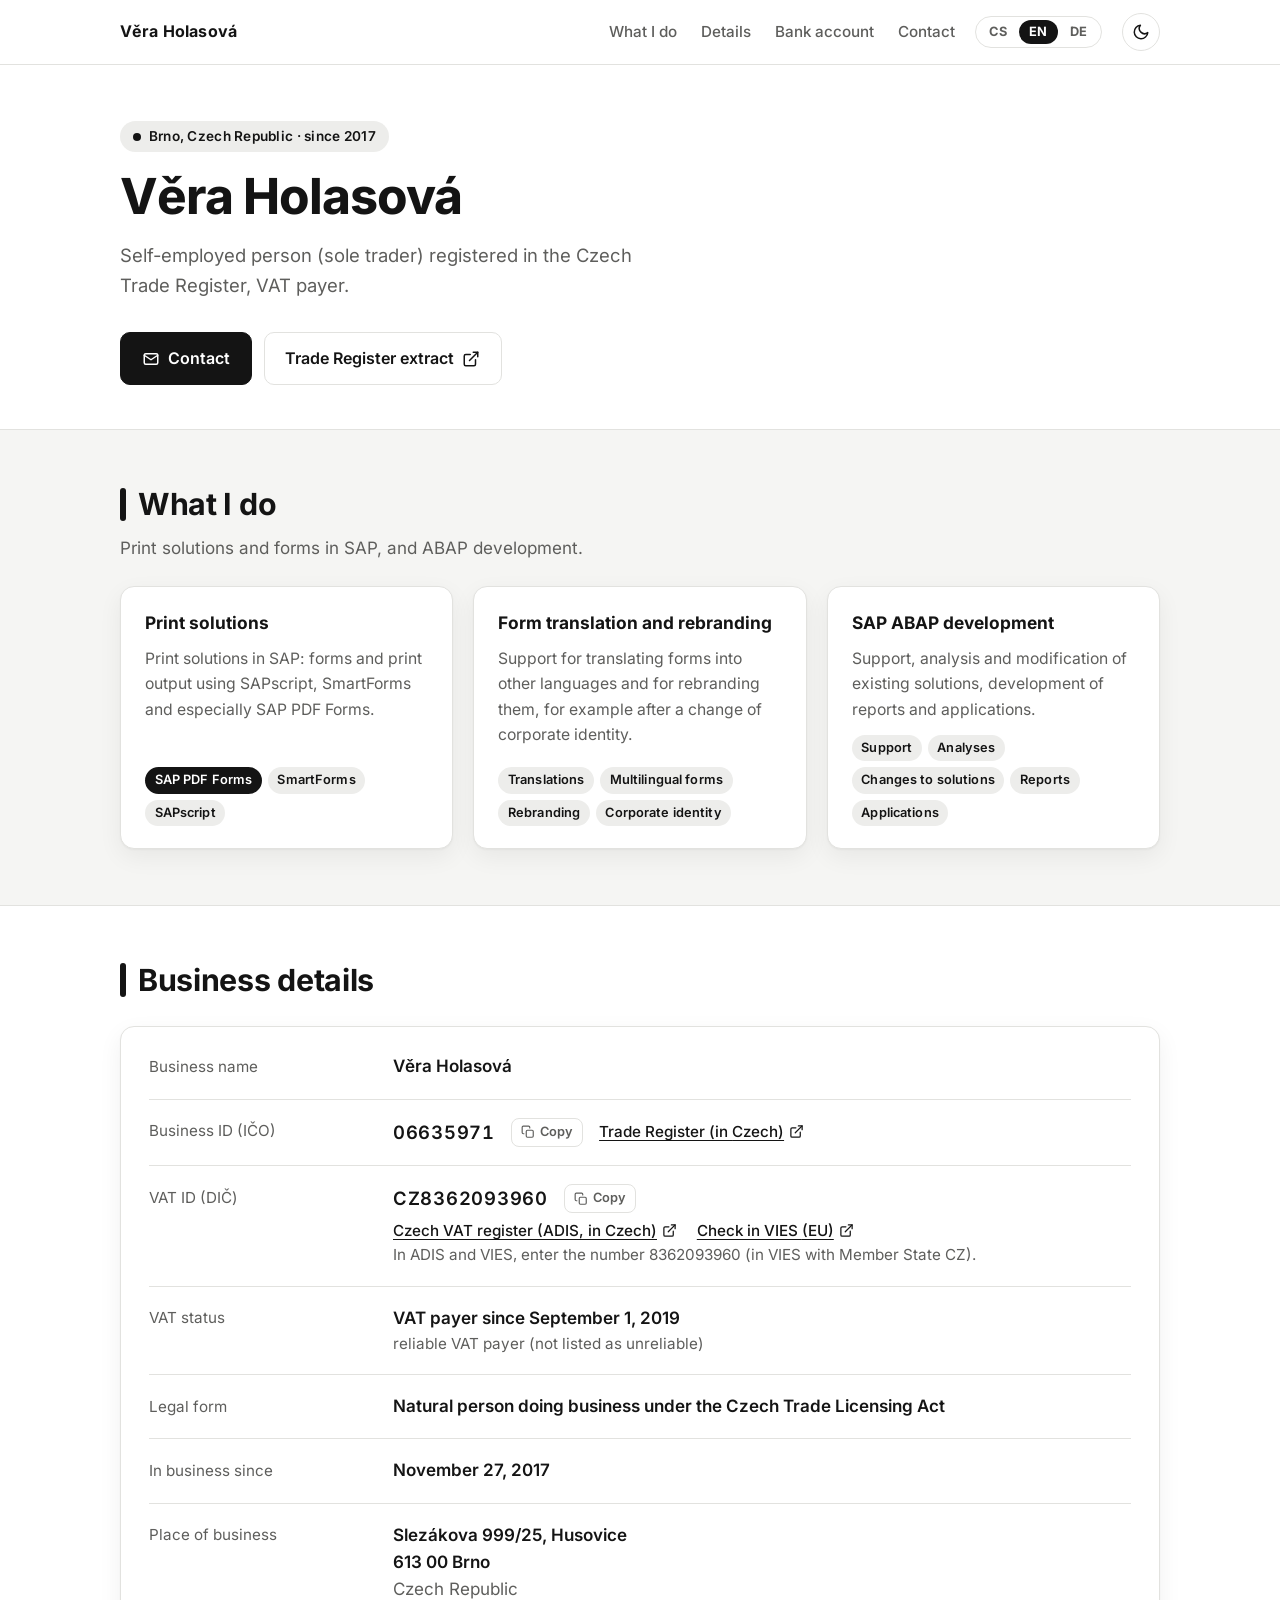
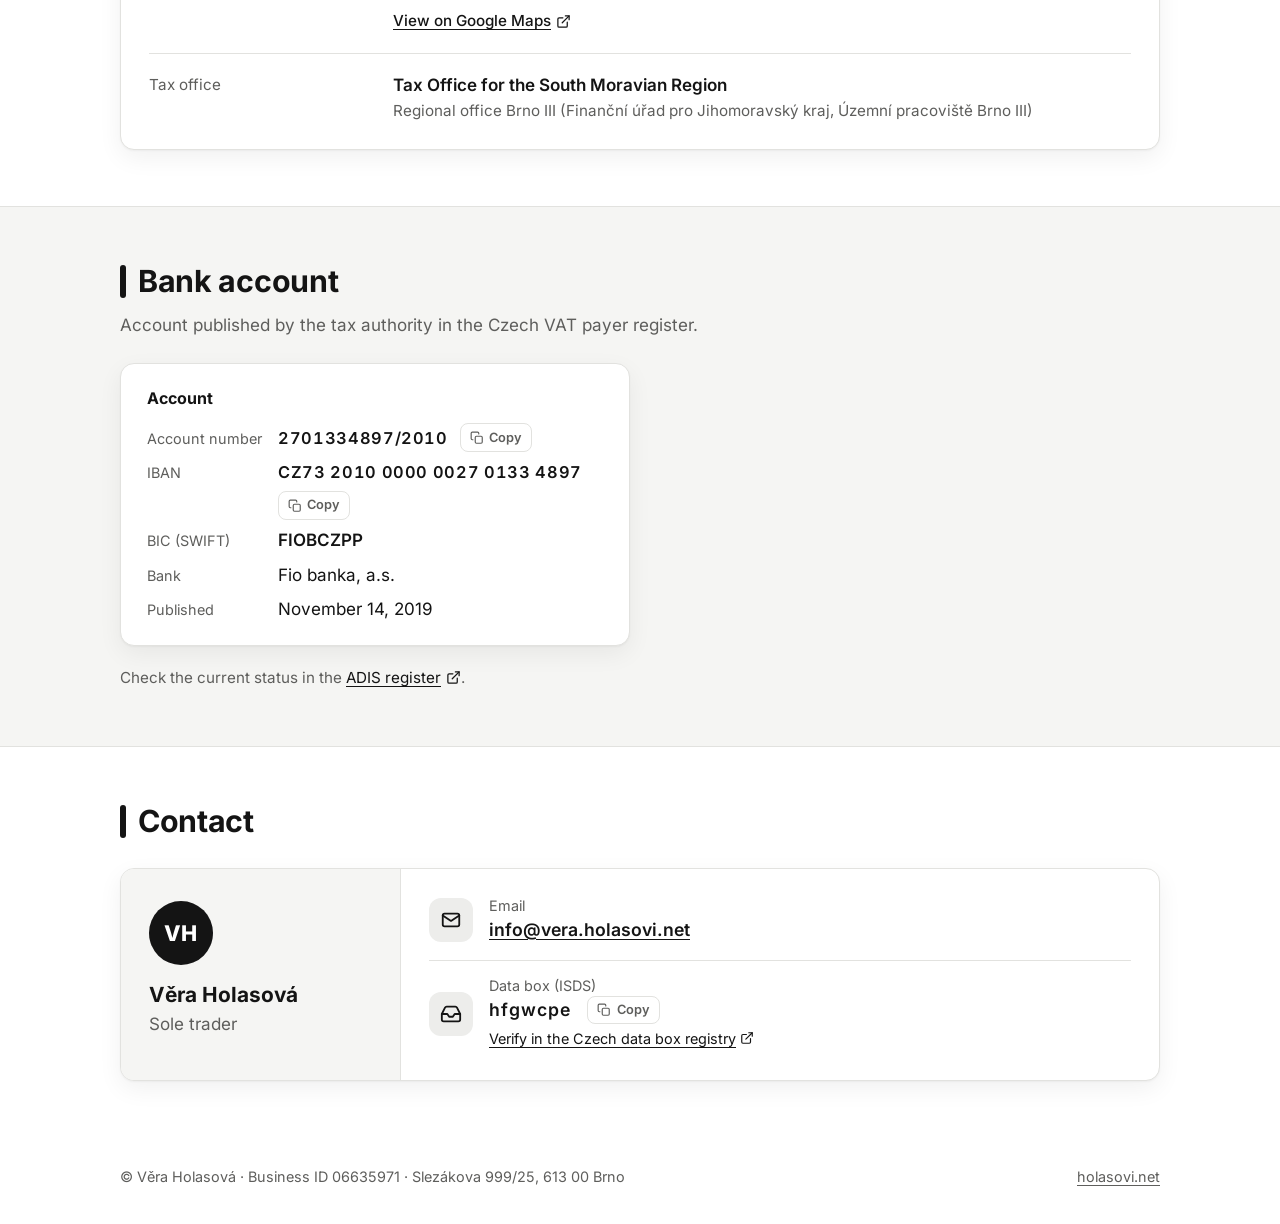
<file: vera-profil-06635971/en/index.html>
<!doctype html>
<html lang="en">
<head>
  <meta charset="utf-8">
  <meta name="viewport" content="width=device-width, initial-scale=1">
  <!-- Vygenerováno nástrojem nastroje/profily.py – ručně neupravovat. -->
  <script src="../../assets/profil/profil.js"></script>
  <title>Věra Holasová | Sole trader, Brno</title>
  <meta name="description" content="Věra Holasová, sole trader, Business ID (IČO) 06635971, VAT ID CZ8362093960, Slezákova 999/25, 613 00 Brno, Czech Republic. Business details, bank accounts and contact.">
  <meta name="color-scheme" content="light dark">
  <meta name="theme-color" content="#ffffff" media="(prefers-color-scheme: light)">
  <meta name="theme-color" content="#0f0f0f" media="(prefers-color-scheme: dark)">

  <link rel="alternate" hreflang="cs" href="https://holasovi.net/vera-profil-06635971/">
  <link rel="alternate" hreflang="en" href="https://holasovi.net/vera-profil-06635971/en/">
  <link rel="alternate" hreflang="de" href="https://holasovi.net/vera-profil-06635971/de/">
  <link rel="alternate" hreflang="x-default" href="https://holasovi.net/vera-profil-06635971/">
  <link rel="canonical" href="https://holasovi.net/vera-profil-06635971/en/">

  <meta property="og:type" content="profile">
  <meta property="og:url" content="https://holasovi.net/vera-profil-06635971/en/">
  <meta property="og:locale" content="en_US">
  <meta property="og:title" content="Věra Holasová">
  <meta property="og:description" content="Business details, bank accounts and contact. Business ID 06635971, Brno.">

  <link rel="icon" type="image/png" sizes="32x32" href="../ikony/favicon-32.png">
  <link rel="icon" type="image/png" sizes="64x64" href="../ikony/favicon-64.png">
  <link rel="apple-touch-icon" href="../ikony/apple-touch-icon.png">
  <link rel="preload" href="../../assets/profil/fonts/inter-latin.woff2" as="font" type="font/woff2" crossorigin>
  <link rel="preload" href="../../assets/profil/fonts/inter-latin-ext.woff2" as="font" type="font/woff2" crossorigin>
  <link rel="stylesheet" href="../../assets/profil/profil.css">

  <script type="application/ld+json">
  {
    "@context": "https://schema.org",
    "@type": "Person",
    "name": "Věra Holasová",
    "givenName": "Věra",
    "familyName": "Holasová",
    "url": "https://holasovi.net/vera-profil-06635971/en/",
    "email": "info@vera.holasovi.net",
    "vatID": "CZ8362093960",
    "identifier": {
      "@type": "PropertyValue",
      "propertyID": "IČO",
      "value": "06635971"
    },
    "address": {
      "@type": "PostalAddress",
      "streetAddress": "Slezákova 999/25",
      "addressLocality": "Brno",
      "postalCode": "613 00",
      "addressCountry": "CZ"
    },
    "knowsAbout": [
      "Analyses",
      "Applications",
      "Changes to solutions",
      "Corporate identity",
      "Multilingual forms",
      "Rebranding",
      "Reports",
      "SAP PDF Forms",
      "SAPscript",
      "SmartForms",
      "Support",
      "Translations"
    ]
  }
  </script>
</head>
<body>
  <a class="skip" href="#main">Skip to content</a>

  <header class="site-header">
    <div class="wrap">
      <a class="brand" href="#" aria-label="Věra Holasová, back to top">Věra Holasová</a>
      <div class="header-end">
        <nav class="nav" aria-label="Main navigation">
          <a href="#cinnost">What I do</a>
          <a href="#udaje">Details</a>
          <a href="#ucty">Bank account</a>
          <a href="#kontakt">Contact</a>
        </nav>
        <nav class="lang" aria-label="Language">
          <a href="../" hreflang="cs" lang="cs" data-set-lang="cs" aria-label="Čeština" title="Čeština">CS</a>
          <a href="./" hreflang="en" lang="en" data-set-lang="en" aria-label="English" title="English" aria-current="page">EN</a>
          <a href="../de/" hreflang="de" lang="de" data-set-lang="de" aria-label="Deutsch" title="Deutsch">DE</a>
        </nav>
        <button class="vzhled" type="button" aria-label="Dark mode" aria-pressed="false" data-na-tmavy="Switch to dark mode" data-na-svetly="Switch to light mode" title="Switch to dark mode">
          <svg class="ikona-mesic" viewBox="0 0 24 24" fill="none" stroke="currentColor" stroke-width="2" stroke-linecap="round" stroke-linejoin="round" aria-hidden="true"><path d="M21 12.8A9 9 0 1 1 11.2 3a7 7 0 0 0 9.8 9.8z"/></svg>
          <svg class="ikona-slunce" viewBox="0 0 24 24" fill="none" stroke="currentColor" stroke-width="2" stroke-linecap="round" stroke-linejoin="round" aria-hidden="true"><circle cx="12" cy="12" r="4"/><path d="M12 2v2M12 20v2M4.93 4.93l1.41 1.41M17.66 17.66l1.41 1.41M2 12h2M20 12h2M4.93 19.07l1.41-1.41M17.66 6.34l1.41-1.41"/></svg>
        </button>
      </div>
    </div>
  </header>

  <main id="main">
    <section class="hero">
      <div class="wrap">
        <p class="eyebrow">Brno, Czech Republic · since 2017</p>
        <h1>Věra&nbsp;Holasová</h1>
        <p class="lead">Self-employed person (sole trader) registered in the Czech Trade Register, VAT payer.</p>
        <div class="actions">
          <a class="btn primary" href="#kontakt">
            <svg viewBox="0 0 24 24" fill="none" stroke="currentColor" stroke-width="2" stroke-linecap="round" stroke-linejoin="round" aria-hidden="true"><rect x="3" y="5" width="18" height="14" rx="2"/><polyline points="3 7 12 13 21 7"/></svg>
            Contact
          </a>
          <a class="btn" href="https://rzp.gov.cz/verejne-udaje/cs/udaje/vyber-subjektu;ico=06635971" target="_blank" rel="noopener" hreflang="cs">
            Trade Register extract
            <svg viewBox="0 0 24 24" fill="none" stroke="currentColor" stroke-width="2" stroke-linecap="round" stroke-linejoin="round" aria-hidden="true"><path d="M18 13v6a2 2 0 0 1-2 2H5a2 2 0 0 1-2-2V8a2 2 0 0 1 2-2h6"/><polyline points="15 3 21 3 21 9"/><line x1="10" y1="14" x2="21" y2="3"/></svg>
          </a>
        </div>
      </div>
    </section>

    <section class="block soft" id="cinnost" aria-labelledby="cinnost-h">
      <div class="wrap">
        <h2 id="cinnost-h">What I do</h2>
        <p class="intro">Print solutions and forms in SAP, and ABAP development.</p>
        <div class="oblasti">
          <div class="card oblast">
            <h3>Print solutions</h3>
            <p>Print solutions in SAP: forms and print output using SAPscript, SmartForms and especially SAP PDF Forms.</p>
            <ul class="stitky"><li class="hlavni">SAP PDF Forms</li><li>SmartForms</li><li>SAPscript</li></ul>
          </div>
          <div class="card oblast">
            <h3>Form translation and rebranding</h3>
            <p>Support for translating forms into other languages and for rebranding them, for example after a change of corporate identity.</p>
            <ul class="stitky"><li>Translations</li><li>Multilingual forms</li><li>Rebranding</li><li>Corporate identity</li></ul>
          </div>
          <div class="card oblast">
            <h3>SAP ABAP development</h3>
            <p>Support, analysis and modification of existing solutions, development of reports and applications.</p>
            <ul class="stitky"><li>Support</li><li>Analyses</li><li>Changes to solutions</li><li>Reports</li><li>Applications</li></ul>
          </div>
        </div>
      </div>
    </section>

    <section class="block" id="udaje" aria-labelledby="udaje-h">
      <div class="wrap">
        <h2 id="udaje-h">Business details</h2>
        <dl class="card facts">
          <div class="fact">
            <dt>Business name</dt>
            <dd>Věra&nbsp;Holasová</dd>
          </div>
          <div class="fact">
            <dt>Business ID (IČO)</dt>
            <dd class="num-row">
              <span class="num">06635971</span>
              <button class="kopirovat" type="button" data-kopirovat="06635971" data-text="Copy" data-hotovo="Copied" aria-label="Copy Business ID"><svg viewBox="0 0 24 24" fill="none" stroke="currentColor" stroke-width="2" stroke-linecap="round" stroke-linejoin="round" aria-hidden="true"><rect x="9" y="9" width="12" height="12" rx="2"/><path d="M5 15H4a2 2 0 0 1-2-2V4a2 2 0 0 1 2-2h9a2 2 0 0 1 2 2v1"/></svg><span class="kopirovat__text">Copy</span></button>
              <a class="ext" href="https://rzp.gov.cz/verejne-udaje/cs/udaje/vyber-subjektu;ico=06635971" target="_blank" rel="noopener" hreflang="cs">Trade Register (in <span class="nowrap">Czech)<svg viewBox="0 0 24 24" fill="none" stroke="currentColor" stroke-width="2" stroke-linecap="round" stroke-linejoin="round" aria-hidden="true"><path d="M18 13v6a2 2 0 0 1-2 2H5a2 2 0 0 1-2-2V8a2 2 0 0 1 2-2h6"/><polyline points="15 3 21 3 21 9"/><line x1="10" y1="14" x2="21" y2="3"/></svg></span></a>
            </dd>
          </div>
          <div class="fact">
            <dt>VAT ID (DIČ)</dt>
            <dd>
              <span class="num-row"><span class="num">CZ8362093960</span><button class="kopirovat" type="button" data-kopirovat="CZ8362093960" data-text="Copy" data-hotovo="Copied" aria-label="Copy VAT ID"><svg viewBox="0 0 24 24" fill="none" stroke="currentColor" stroke-width="2" stroke-linecap="round" stroke-linejoin="round" aria-hidden="true"><rect x="9" y="9" width="12" height="12" rx="2"/><path d="M5 15H4a2 2 0 0 1-2-2V4a2 2 0 0 1 2-2h9a2 2 0 0 1 2 2v1"/></svg><span class="kopirovat__text">Copy</span></button></span>
              <span class="odkazy"><a class="ext" href="https://adisspr.mfcr.cz/dpr/DphReg?id=1&amp;pocet=1&amp;fu=&amp;OK=+Search+&amp;ZPRAC=RDPHI1&amp;dic=8362093960" target="_blank" rel="noopener" hreflang="cs">Czech VAT register (ADIS, in <span class="nowrap">Czech)<svg viewBox="0 0 24 24" fill="none" stroke="currentColor" stroke-width="2" stroke-linecap="round" stroke-linejoin="round" aria-hidden="true"><path d="M18 13v6a2 2 0 0 1-2 2H5a2 2 0 0 1-2-2V8a2 2 0 0 1 2-2h6"/><polyline points="15 3 21 3 21 9"/><line x1="10" y1="14" x2="21" y2="3"/></svg></span></a><a class="ext" href="https://ec.europa.eu/taxation_customs/vies/#/vat-validation" target="_blank" rel="noopener">Check in VIES <span class="nowrap">(EU)<svg viewBox="0 0 24 24" fill="none" stroke="currentColor" stroke-width="2" stroke-linecap="round" stroke-linejoin="round" aria-hidden="true"><path d="M18 13v6a2 2 0 0 1-2 2H5a2 2 0 0 1-2-2V8a2 2 0 0 1 2-2h6"/><polyline points="15 3 21 3 21 9"/><line x1="10" y1="14" x2="21" y2="3"/></svg></span></a></span>
              <span class="note">In ADIS and VIES, enter the number 8362093960 (in VIES with Member State CZ).</span>
            </dd>
          </div>
          <div class="fact">
            <dt>VAT status</dt>
            <dd>VAT payer since <time datetime="2019-09-01">September&nbsp;1, 2019</time> <span class="note">reliable VAT payer (not listed as unreliable)</span></dd>
          </div>
          <div class="fact">
            <dt>Legal form</dt>
            <dd>Natural person doing business under the Czech Trade Licensing Act</dd>
          </div>
          <div class="fact">
            <dt>In business since</dt>
            <dd><time datetime="2017-11-27">November&nbsp;27, 2017</time></dd>
          </div>
          <div class="fact">
            <dt>Place of business</dt>
            <dd><address>Slezákova 999/25, Husovice<br>613&nbsp;00 Brno<br><span class="country">Czech Republic</span></address>
              <a class="ext map-link" href="https://www.google.com/maps/search/?api=1&amp;query=Slez%C3%A1kova%20999%2F25%2C%20613%2000%20Brno" target="_blank" rel="noopener">View on Google <span class="nowrap">Maps<svg viewBox="0 0 24 24" fill="none" stroke="currentColor" stroke-width="2" stroke-linecap="round" stroke-linejoin="round" aria-hidden="true"><path d="M18 13v6a2 2 0 0 1-2 2H5a2 2 0 0 1-2-2V8a2 2 0 0 1 2-2h6"/><polyline points="15 3 21 3 21 9"/><line x1="10" y1="14" x2="21" y2="3"/></svg></span></a>
            </dd>
          </div>
          <div class="fact">
            <dt>Tax office</dt>
            <dd>Tax Office for the South Moravian Region <span class="note">Regional office Brno III (Finanční úřad pro Jihomoravský kraj, Územní pracoviště Brno III)</span></dd>
          </div>
        </dl>
      </div>
    </section>

    <section class="block soft" id="ucty" aria-labelledby="ucty-h">
      <div class="wrap">
        <h2 id="ucty-h">Bank account</h2>
        <p class="intro">Account published by the tax authority in the Czech VAT payer register.</p>
        <div class="ucty">
          <div class="card ucet">
            <h3>Account</h3>
            <dl>
              <dt>Account number</dt>
              <dd><span class="num">2701334897/2010</span><button class="kopirovat" type="button" data-kopirovat="2701334897/2010" data-text="Copy" data-hotovo="Copied" aria-label="Copy account number"><svg viewBox="0 0 24 24" fill="none" stroke="currentColor" stroke-width="2" stroke-linecap="round" stroke-linejoin="round" aria-hidden="true"><rect x="9" y="9" width="12" height="12" rx="2"/><path d="M5 15H4a2 2 0 0 1-2-2V4a2 2 0 0 1 2-2h9a2 2 0 0 1 2 2v1"/></svg><span class="kopirovat__text">Copy</span></button></dd>
              <dt>IBAN</dt>
              <dd><span class="num">CZ73&nbsp;2010&nbsp;0000&nbsp;0027&nbsp;0133&nbsp;4897</span><button class="kopirovat" type="button" data-kopirovat="CZ7320100000002701334897" data-text="Copy" data-hotovo="Copied" aria-label="Copy IBAN"><svg viewBox="0 0 24 24" fill="none" stroke="currentColor" stroke-width="2" stroke-linecap="round" stroke-linejoin="round" aria-hidden="true"><rect x="9" y="9" width="12" height="12" rx="2"/><path d="M5 15H4a2 2 0 0 1-2-2V4a2 2 0 0 1 2-2h9a2 2 0 0 1 2 2v1"/></svg><span class="kopirovat__text">Copy</span></button></dd>
              <dt>BIC (SWIFT)</dt>
              <dd>FIOBCZPP</dd>
              <dt>Bank</dt>
              <dd class="slabe">Fio banka, a.s.</dd>
              <dt>Published</dt>
              <dd class="slabe"><time datetime="2019-11-14">November&nbsp;14, 2019</time></dd>
            </dl>
          </div>
        </div>
        <p class="zdroj">Check the current status in the <a class="ext" href="https://adisspr.mfcr.cz/dpr/DphReg?id=1&amp;pocet=1&amp;fu=&amp;OK=+Search+&amp;ZPRAC=RDPHI1&amp;dic=8362093960" target="_blank" rel="noopener" hreflang="cs">ADIS <span class="nowrap">register<svg viewBox="0 0 24 24" fill="none" stroke="currentColor" stroke-width="2" stroke-linecap="round" stroke-linejoin="round" aria-hidden="true"><path d="M18 13v6a2 2 0 0 1-2 2H5a2 2 0 0 1-2-2V8a2 2 0 0 1 2-2h6"/><polyline points="15 3 21 3 21 9"/><line x1="10" y1="14" x2="21" y2="3"/></svg></span></a>.</p>
      </div>
    </section>

    <section class="block" id="kontakt" aria-labelledby="kontakt-h">
      <div class="wrap">
        <h2 id="kontakt-h">Contact</h2>
        <div class="card contact">
          <div class="person">
            <div class="avatar" aria-hidden="true">VH</div>
            <div>
              <p class="name">Věra&nbsp;Holasová</p>
              <p class="role">Sole trader</p>
            </div>
          </div>
          <ul class="channels">
            <li class="channel">
              <span class="icon" aria-hidden="true"><svg viewBox="0 0 24 24" fill="none" stroke="currentColor" stroke-width="2" stroke-linecap="round" stroke-linejoin="round" aria-hidden="true"><rect x="3" y="5" width="18" height="14" rx="2"/><polyline points="3 7 12 13 21 7"/></svg></span>
              <div>
                <span class="label">Email</span>
                <a class="value" href="mailto:info@vera.holasovi.net">info@<wbr>vera.holasovi.net</a>
              </div>
            </li>
            <li class="channel">
              <span class="icon" aria-hidden="true"><svg viewBox="0 0 24 24" fill="none" stroke="currentColor" stroke-width="2" stroke-linecap="round" stroke-linejoin="round" aria-hidden="true"><polyline points="22 12 16 12 14 15 10 15 8 12 2 12"/><path d="M5.45 5.11 2 12v6a2 2 0 0 0 2 2h16a2 2 0 0 0 2-2v-6l-3.45-6.89A2 2 0 0 0 16.76 4H7.24a2 2 0 0 0-1.79 1.11z"/></svg></span>
              <div>
                <span class="label">Data box (ISDS)</span>
                <span class="num-row"><span class="value id">hfgwcpe</span><button class="kopirovat" type="button" data-kopirovat="hfgwcpe" data-text="Copy" data-hotovo="Copied" aria-label="Copy data box ID"><svg viewBox="0 0 24 24" fill="none" stroke="currentColor" stroke-width="2" stroke-linecap="round" stroke-linejoin="round" aria-hidden="true"><rect x="9" y="9" width="12" height="12" rx="2"/><path d="M5 15H4a2 2 0 0 1-2-2V4a2 2 0 0 1 2-2h9a2 2 0 0 1 2 2v1"/></svg><span class="kopirovat__text">Copy</span></button></span>
                <a class="hint ext" href="https://www.datovka.gov.cz/sds/detail?dbid=hfgwcpe" target="_blank" rel="noopener" hreflang="cs">Verify in the Czech data box <span class="nowrap">registry<svg viewBox="0 0 24 24" fill="none" stroke="currentColor" stroke-width="2" stroke-linecap="round" stroke-linejoin="round" aria-hidden="true"><path d="M18 13v6a2 2 0 0 1-2 2H5a2 2 0 0 1-2-2V8a2 2 0 0 1 2-2h6"/><polyline points="15 3 21 3 21 9"/><line x1="10" y1="14" x2="21" y2="3"/></svg></span></a>
              </div>
            </li>
          </ul>
        </div>
      </div>
    </section>
  </main>

  <footer class="site-footer">
    <div class="wrap">
      <span>© Věra&nbsp;Holasová · Business ID 06635971 · Slezákova 999/25, 613&nbsp;00 Brno</span>
      <a href="../../" lang="cs" title="Holas family tree">holasovi.net</a>
    </div>
  </footer>
</body>
</html>
</file>
<file: assets/css/styl.css>
/* ---------- Písma (SIL Open Font License 1.1, uložená přímo na webu) ---------- */
@font-face {
  font-family: 'Cinzel Decorative';
  font-style: normal;
  font-weight: 700;
  font-display: swap;
  src: url(../fonts/cinzel-decorative-latin.woff2) format('woff2');
}
@font-face {
  font-family: 'Cinzel';
  font-style: normal;
  font-weight: 700;
  font-display: swap;
  src: url(../fonts/cinzel-latin.woff2) format('woff2');
  unicode-range: U+0000-00FF, U+0131, U+0152-0153, U+02BB-02BC, U+02C6, U+02DA, U+02DC, U+0304, U+0308, U+0329, U+2000-206F, U+20AC, U+2122, U+2191, U+2193, U+2212, U+2215, U+FEFF, U+FFFD;
}
@font-face {
  font-family: 'Cinzel';
  font-style: normal;
  font-weight: 700;
  font-display: swap;
  src: url(../fonts/cinzel-latin-ext.woff2) format('woff2');
  unicode-range: U+0100-02BA, U+02BD-02C5, U+02C7-02CC, U+02CE-02D7, U+02DD-02FF, U+0304, U+0308, U+0329, U+1D00-1DBF, U+1E00-1E9F, U+1EF2-1EFF, U+2020, U+20A0-20AB, U+20AD-20C4, U+2113, U+2C60-2C7F, U+A720-A7FF;
}
@font-face {
  font-family: 'EB Garamond';
  font-style: normal;
  font-weight: 400;
  font-display: swap;
  src: url(../fonts/eb-garamond-latin.woff2) format('woff2');
  unicode-range: U+0000-00FF, U+0131, U+0152-0153, U+02BB-02BC, U+02C6, U+02DA, U+02DC, U+0304, U+0308, U+0329, U+2000-206F, U+20AC, U+2122, U+2191, U+2193, U+2212, U+2215, U+FEFF, U+FFFD;
}
@font-face {
  font-family: 'EB Garamond';
  font-style: normal;
  font-weight: 400;
  font-display: swap;
  src: url(../fonts/eb-garamond-latin-ext.woff2) format('woff2');
  unicode-range: U+0100-02BA, U+02BD-02C5, U+02C7-02CC, U+02CE-02D7, U+02DD-02FF, U+0304, U+0308, U+0329, U+1D00-1DBF, U+1E00-1E9F, U+1EF2-1EFF, U+2020, U+20A0-20AB, U+20AD-20C4, U+2113, U+2C60-2C7F, U+A720-A7FF;
}
@font-face {
  font-family: 'EB Garamond';
  font-style: italic;
  font-weight: 400;
  font-display: swap;
  src: url(../fonts/eb-garamond-italic-latin.woff2) format('woff2');
  unicode-range: U+0000-00FF, U+0131, U+0152-0153, U+02BB-02BC, U+02C6, U+02DA, U+02DC, U+0304, U+0308, U+0329, U+2000-206F, U+20AC, U+2122, U+2191, U+2193, U+2212, U+2215, U+FEFF, U+FFFD;
}
@font-face {
  font-family: 'EB Garamond';
  font-style: italic;
  font-weight: 400;
  font-display: swap;
  src: url(../fonts/eb-garamond-italic-latin-ext.woff2) format('woff2');
  unicode-range: U+0100-02BA, U+02BD-02C5, U+02C7-02CC, U+02CE-02D7, U+02DD-02FF, U+0304, U+0308, U+0329, U+1D00-1DBF, U+1E00-1E9F, U+1EF2-1EFF, U+2020, U+20A0-20AB, U+20AD-20C4, U+2113, U+2C60-2C7F, U+A720-A7FF;
}

/* ---------- Základ ---------- */
:root {
  --pozadi: #1c1712;
  --pergamen: #f8eed8;
  --inkoust: #2b1b08;
  --hneda: #6b4410;
  --zlato: #c99a3e;
  --vh: 100vh;
  color-scheme: dark;
}
@supports (height: 100dvh) {
  :root { --vh: 100dvh; }
}
*, *::before, *::after { box-sizing: border-box; }
html, body { margin: 0; height: 100%; background: var(--pozadi); }
body {
  font-family: 'EB Garamond', Georgia, serif;
  color: #f6ecd6;
  overflow: hidden;
}
.jen-pro-ctecky {
  position: absolute;
  width: 1px;
  height: 1px;
  overflow: hidden;
  clip-path: inset(50%);
  white-space: nowrap;
}

/* ---------- Scéna ---------- */
.scena {
  position: fixed;
  inset: 0;
  overflow: hidden;
  display: grid;
  place-items: center;
}
.scena__pozadi {
  position: absolute;
  inset: -10%;
  /* obrázek doplní assets/js/obdobi.js podle motivu */
  background: center / cover no-repeat;
  filter: var(--filtr-pozadi, blur(30px) saturate(1.15) brightness(0.78));
}
.scena::after {
  content: '';
  position: absolute;
  inset: 0;
  pointer-events: none;
  background: radial-gradient(ellipse at center, rgba(12, 8, 4, 0) 50%, rgba(12, 8, 4, 0.4) 100%);
}

/* Výchozí: čtvercová malba (notebooky, běžné monitory, tablety na šířku).
   Okraje malby se ztrácejí v rozmazaném pozadí. */
.platno {
  --velikost: 12%;
  position: relative;
  z-index: 1;
  width: min(100vw, var(--vh));
  height: min(100vw, var(--vh));
}
.platno picture { display: contents; }
.platno img {
  display: block;
  width: 100%;
  height: 100%;
  object-fit: cover;
  -webkit-mask-image: radial-gradient(ellipse 64% 64% at 50% 50%, #000 70%, transparent 100%);
  mask-image: radial-gradient(ellipse 64% 64% at 50% 50%, #000 70%, transparent 100%);
  user-select: none;
}
/* dokud skript nevybere malbu motivu, nic neukazovat */
.platno img:not([src]) { visibility: hidden; }
.listek { left: var(--x-c); top: var(--y-c); }

/* Mobily a tablety na výšku: malba na výšku vyplní celou obrazovku. */
@media (max-aspect-ratio: 3/4) {
  .scena { display: block; }
  .platno {
    position: absolute;
    left: 50%;
    top: 50%;
    width: max(100vw, calc(var(--vh) * 1116 / 2000));
    height: max(var(--vh), calc(100vw * 2000 / 1116));
    transform: translate(-50%, -50%);
  }
  .platno img { -webkit-mask-image: none; mask-image: none; }
  .listek { left: var(--x-v); top: var(--y-v); }
}

/* Ultraširoké monitory (21:9, 32:9): panorama přes celou obrazovku. */
@media (min-aspect-ratio: 21/10) {
  .scena { display: block; }
  .platno {
    --velikost: 4%;
    position: absolute;
    left: 50%;
    top: 50%;
    width: max(100vw, calc(var(--vh) * 2000 / 557));
    height: max(var(--vh), calc(100vw * 557 / 2000));
    transform: translate(-50%, -50%);
  }
  .platno img { -webkit-mask-image: none; mask-image: none; }
  .listek { left: var(--x-p); top: var(--y-p); }
}

/* ---------- Lístky s iniciálami ---------- */
.listek {
  position: absolute;
  width: max(44px, var(--velikost));
  aspect-ratio: 1 / 1;
  transform: translate(-50%, -50%);
  display: block;
}
.listek svg {
  position: absolute;
  inset: 0;
  width: 100%;
  height: 100%;
  overflow: visible;
  pointer-events: none;
  transition: transform 0.3s ease;
}
.listek text,
.karta__listek text {
  font-family: 'Cinzel Decorative', 'Cinzel', serif;
  font-weight: 700;
  font-size: 40px;
  fill: url(#zlate-pismo);
  stroke: #2a1604;
  stroke-width: 2.6px;
  stroke-linejoin: round;
  paint-order: stroke;
  filter: url(#relief);
  white-space: pre; /* mezery kolem písmene, viz strom.js */
}
button.listek {
  margin: 0;
  padding: 0;
  border: 0;
  border-radius: 50%;
  background: transparent;
  color: inherit;
  font: inherit;
  cursor: pointer;
  -webkit-tap-highlight-color: transparent;
}
button.listek::before {
  content: '';
  position: absolute;
  inset: -14%;
  border-radius: 50%;
  background: radial-gradient(closest-side, var(--zare) 0%, rgba(255, 240, 200, 0) 100%);
  mix-blend-mode: screen;
  opacity: var(--zare-noc, 0);
  transition: opacity 0.3s ease;
  pointer-events: none;
}
button.listek:hover::before,
button.listek:focus-visible::before,
button.listek[aria-expanded='true']::before { opacity: 1; }
button.listek:hover svg,
button.listek:focus-visible svg { transform: scale(1.12); }
button.listek:focus-visible { outline: 3px solid #fff1c8; outline-offset: 2px; }
/* oslavenec (pole "oslavenec" v motivy.js, např. narozeniny): růžové písmeno místo zlatého */
button.listek--oslavenec text { fill: url(#pismo-oslavence); }
.listek__jmeno {
  position: absolute;
  left: 50%;
  top: 92%;
  transform: translateX(-50%);
  white-space: nowrap;
  padding: 2px 10px 3px;
  border-radius: 999px;
  background: rgba(28, 18, 8, 0.72);
  color: #fff3d6;
  font-family: 'Cinzel', serif;
  font-weight: 700;
  font-size: 13px;
  letter-spacing: 0.06em;
  opacity: 0;
  transition: opacity 0.25s ease;
  pointer-events: none;
}
button.listek:hover .listek__jmeno,
button.listek:focus-visible .listek__jmeno { opacity: 1; }

/* ---------- Karta s odkazy ---------- */
.karta {
  width: min(380px, calc(100vw - 32px));
  max-width: none;
  padding: 0;
  border: 0;
  border-radius: 18px;
  background: var(--pergamen);
  color: var(--inkoust);
  box-shadow: 0 28px 70px rgba(0, 0, 0, 0.55), inset 0 0 0 2px var(--zlato), inset 0 0 0 6px var(--pergamen), inset 0 0 0 7px #dcb96e;
}
.karta::backdrop {
  background: rgba(12, 8, 18, 0.5);
}
.karta__obsah {
  position: relative;
  display: flex;
  flex-direction: column;
  gap: 18px;
  padding: 24px;
}
.karta__zavrit {
  position: absolute;
  top: 8px;
  right: 8px;
  width: 44px;
  height: 44px;
  margin: 0;
  padding: 0;
  border: 0;
  border-radius: 50%;
  background: transparent;
  color: var(--hneda);
  cursor: pointer;
  display: grid;
  place-items: center;
}
.karta__zavrit:hover { background: rgba(107, 68, 16, 0.1); }
.karta__zavrit:focus-visible { outline: 3px solid var(--hneda); outline-offset: 0; }
.karta__zavrit svg { width: 20px; height: 20px; fill: none; stroke: currentColor; stroke-width: 2; stroke-linecap: round; }
.karta__hlava {
  display: flex;
  align-items: center;
  gap: 16px;
  padding-right: 40px;
}
.karta__listek {
  position: relative;
  flex: none;
  width: 72px;
  height: 72px;
  border-radius: 50%;
  background-image: url(../img/motivy/podzim/ctverec-900.webp);
  background-repeat: no-repeat;
  box-shadow: 0 0 0 2px var(--zlato), 0 6px 14px rgba(0, 0, 0, 0.3);
}
.karta__listek svg {
  position: absolute;
  inset: 0;
  width: 100%;
  height: 100%;
  overflow: visible;
}
.karta__listek text { stroke-width: 3px; }
.karta h2 {
  margin: 0;
  font-family: 'Cinzel', serif;
  font-weight: 700;
  font-size: 28px;
  line-height: 1.1;
  letter-spacing: 0.03em;
}
.karta__odkazy {
  list-style: none;
  margin: 0;
  padding: 0;
  display: flex;
  flex-direction: column;
  gap: 10px;
}
.karta__odkazy[hidden] { display: none; }
.odkaz {
  display: flex;
  align-items: center;
  gap: 12px;
  min-height: 48px;
  padding: 12px 14px;
  border-radius: 12px;
  background: #fffaf0;
  border: 1px solid #e0c98f;
  color: var(--inkoust);
  text-decoration: none;
  transition: background 0.2s ease, border-color 0.2s ease;
}
.odkaz:hover { background: #fff3da; border-color: var(--zlato); }
.odkaz--text:hover { background: #fffaf0; border-color: #e0c98f; }
.odkaz--text .odkaz__adresa { user-select: all; }
.odkaz:focus-visible { outline: 3px solid var(--hneda); outline-offset: 2px; }
.odkaz__ikona, .odkaz__sipka { flex: none; fill: none; stroke: #8a5a1a; stroke-linecap: round; stroke-linejoin: round; }
.odkaz__ikona { width: 22px; height: 22px; stroke-width: 1.8; }
.odkaz__sipka { width: 18px; height: 18px; stroke-width: 2; }
.odkaz__texty { display: flex; flex-direction: column; flex: 1; min-width: 0; }
.odkaz__popis {
  font-family: 'Cinzel', serif;
  font-weight: 700;
  font-size: 13px;
  letter-spacing: 0.06em;
  color: var(--hneda);
}
.odkaz__adresa { font-size: 19px; overflow-wrap: anywhere; }

/* Na úzkých displejích se karta vysune zespodu. */
@media (max-width: 520px) {
  .karta {
    width: 100%;
    margin: auto 0 0;
    border-radius: 22px 22px 0 0;
    box-shadow: 0 -12px 40px rgba(0, 0, 0, 0.5), inset 0 2px 0 #dcb96e;
  }
  .karta__obsah { padding: 22px 20px calc(28px + env(safe-area-inset-bottom)); }
  .karta h2 { font-size: 24px; }
}

/* ---------- Ohňostroj (motiv Silvestr a Nový rok, assets/js/ohnostroj.js) ---------- */
.ohnostroj {
  position: absolute;
  inset: 0;
  z-index: 2;
  width: 100%;
  height: 100%;
  pointer-events: none;
}

/* ---------- Den a noc (assets/js/obdobi.js) ----------
   Skript podle výšky slunce nastaví --noc (0 den … 1 noc) a z ní odvozené filtry:
   krajina potemní, obloha zmodrá a lístky svítí jako lucerny. */
.platno img { filter: var(--filtr-malby, none); }
.platno::before {
  content: '';
  position: absolute;
  inset: 0;
  pointer-events: none;
  opacity: var(--noc, 0);
  background: linear-gradient(to bottom, rgba(8, 14, 46, 0.68), rgba(8, 14, 46, 0.4) 50%, rgba(8, 14, 46, 0.2));
  -webkit-mask-image: radial-gradient(ellipse 64% 64% at 50% 50%, #000 70%, transparent 100%);
  mask-image: radial-gradient(ellipse 64% 64% at 50% 50%, #000 70%, transparent 100%);
}
@media (max-aspect-ratio: 3/4), (min-aspect-ratio: 21/10) {
  .platno::before { -webkit-mask-image: none; mask-image: none; }
}

/* ---------- Bez JavaScriptu ---------- */
.bez-skriptu {
  position: fixed;
  left: 50%;
  bottom: 16px;
  z-index: 2;
  transform: translateX(-50%);
  margin: 0;
  padding: 8px 16px;
  border-radius: 999px;
  background: rgba(28, 18, 8, 0.75);
  font-size: 18px;
}
.bez-skriptu a { color: #ffe7a6; }

@media (prefers-reduced-motion: reduce) {
  *, *::before, *::after { transition: none !important; }
}
</file>
<file: assets/profil/profil.css>
/*
 * Podnikatelské profily členů rodiny (holasovi.net/frantisek-profil-88722520/, vera-profil-06635971/).
 * Rozložení podle conceptual.cz, bez loga, černobílé. Světlý a tmavý režim: výchozí podle
 * prohlížeče, přepínač v záhlaví nastaví <html data-theme="light|dark"> (assets/profil.js).
 *
 * Inter (SIL Open Font License, viz fonts/OFL-Inter.txt), uložené přímo na webu.
 */
@font-face {
  font-family: "Inter";
  font-style: normal;
  font-weight: 100 900;
  font-display: swap;
  src: url("fonts/inter-latin-ext.woff2") format("woff2");
  unicode-range: U+0100-017F;
}
@font-face {
  font-family: "Inter";
  font-style: normal;
  font-weight: 100 900;
  font-display: swap;
  src: url("fonts/inter-latin.woff2") format("woff2");
  unicode-range: U+0000-00FF, U+0131, U+0152-0153, U+02BB-02BC, U+02C6, U+02DA, U+02DC, U+0304, U+0308, U+0329, U+2000-206F, U+20AC, U+2122, U+2191, U+2193, U+2212, U+2215, U+FEFF, U+FFFD;
}

/* ---------- Barvy: světlý režim ---------- */
:root {
  color-scheme: light;
  --ink: #141414;
  --muted: #5e5e5c;
  --line: #e2e2df;
  --bg: #ffffff;
  --bg-soft: #f5f5f3;
  --card: #ffffff;
  --chip: #ededeb;
  --accent: #141414;
  --accent-ink: #ffffff;
  --accent-hover: #3a3a38;
  --header: rgba(255, 255, 255, .9);
  --shadow: 0 1px 2px rgba(0, 0, 0, .04), 0 8px 24px rgba(0, 0, 0, .06);
  --radius: 14px;
  --font: "Inter", system-ui, -apple-system, "Segoe UI", Roboto, "Helvetica Neue", Arial, sans-serif;
}

/* ---------- Barvy: tmavý režim ---------- */
@media (prefers-color-scheme: dark) {
  :root:not([data-theme="light"]) {
    color-scheme: dark;
    --ink: #f0f0ee;
    --muted: #a3a3a0;
    --line: #2c2c2a;
    --bg: #0f0f0f;
    --bg-soft: #151515;
    --card: #191918;
    --chip: #262624;
    --accent: #f0f0ee;
    --accent-ink: #111111;
    --accent-hover: #d2d2cf;
    --header: rgba(15, 15, 15, .88);
    --shadow: 0 1px 2px rgba(0, 0, 0, .3);
  }
}
:root[data-theme="dark"] {
  color-scheme: dark;
  --ink: #f0f0ee;
  --muted: #a3a3a0;
  --line: #2c2c2a;
  --bg: #0f0f0f;
  --bg-soft: #151515;
  --card: #191918;
  --chip: #262624;
  --accent: #f0f0ee;
  --accent-ink: #111111;
  --accent-hover: #d2d2cf;
  --header: rgba(15, 15, 15, .88);
  --shadow: 0 1px 2px rgba(0, 0, 0, .3);
}

*, *::before, *::after { box-sizing: border-box; }

html { scroll-behavior: smooth; -webkit-text-size-adjust: 100%; background: var(--bg); }
@media (prefers-reduced-motion: reduce) { html { scroll-behavior: auto; } }

body {
  margin: 0;
  font-family: var(--font);
  font-size: 1.0625rem;
  line-height: 1.6;
  color: var(--ink);
  background: var(--bg);
  -webkit-font-smoothing: antialiased;
}

a { color: var(--ink); text-underline-offset: .18em; text-decoration-thickness: 1px; }
a:hover { text-decoration-thickness: 2px; }
a:focus-visible, button:focus-visible {
  outline: 3px solid var(--ink);
  outline-offset: 3px;
  border-radius: 6px;
}

.wrap { width: 100%; max-width: 1080px; margin: 0 auto; padding: 0 20px; }

.skip {
  position: absolute; left: -9999px; top: 0;
  background: var(--accent); color: var(--accent-ink); padding: .6rem 1rem; z-index: 10;
}
.skip:focus { left: 1rem; top: 1rem; }

/* ---------- Záhlaví ---------- */
.site-header {
  position: sticky; top: 0; z-index: 5;
  border-bottom: 1px solid var(--line);
  background: var(--header);
  backdrop-filter: saturate(1.4) blur(8px);
}
.site-header .wrap { display: flex; align-items: center; justify-content: space-between; gap: 1rem; min-height: 64px; }
.brand { color: var(--ink); text-decoration: none; font-weight: 700; font-size: 1rem; letter-spacing: .01em; white-space: nowrap; }
.header-end { display: flex; align-items: center; gap: 1.25rem; }
.nav { display: flex; gap: 1.5rem; }
.nav a { color: var(--muted); text-decoration: none; font-size: .95rem; font-weight: 500; }
.nav a:hover { color: var(--ink); }

.lang { display: flex; gap: 2px; padding: 3px; border: 1px solid var(--line); border-radius: 999px; background: var(--card); }
.lang a {
  min-width: 2.4rem; padding: .3rem .55rem; border-radius: 999px; text-align: center;
  color: var(--muted); text-decoration: none; font-size: .8rem; font-weight: 700; letter-spacing: .06em; line-height: 1.2;
}
.lang a:hover { color: var(--ink); background: var(--bg-soft); }
.lang a[aria-current="page"] { background: var(--accent); color: var(--accent-ink); }
.lang a:focus-visible { outline-offset: 1px; border-radius: 999px; }

.vzhled {
  display: grid; place-items: center;
  width: 38px; height: 38px; padding: 0;
  border: 1px solid var(--line); border-radius: 50%;
  background: var(--card); color: var(--ink); cursor: pointer;
}
.vzhled:hover { background: var(--bg-soft); }
.vzhled svg { width: 18px; height: 18px; }
.vzhled .ikona-slunce { display: none; }
:root[data-vzhled="dark"] .vzhled .ikona-slunce { display: block; }
:root[data-vzhled="dark"] .vzhled .ikona-mesic { display: none; }

/* ---------- Úvod ---------- */
.hero { padding: 56px 0 44px; }
.eyebrow {
  display: inline-flex; align-items: center; gap: .5rem;
  margin: 0 0 1rem; padding: .3rem .8rem; border-radius: 1rem;
  background: var(--chip); color: var(--ink);
  font-size: .85rem; font-weight: 600; letter-spacing: .02em;
}
.eyebrow::before { content: ""; width: 8px; height: 8px; border-radius: 50%; background: var(--ink); }
h1 {
  margin: 0 0 1rem;
  font-size: clamp(2rem, 5.5vw, 3.1rem);
  line-height: 1.15;
  letter-spacing: -.02em;
  font-weight: 750;
}
h1 .titul { color: var(--muted); font-weight: 600; }
.lead { margin: 0 0 2rem; color: var(--muted); font-size: 1.15rem; max-width: 46ch; }
.actions { display: flex; flex-wrap: wrap; gap: .75rem; }
.btn {
  display: inline-flex; align-items: center; gap: .5rem;
  padding: .8rem 1.3rem; border-radius: 10px;
  font-weight: 600; font-size: 1rem; text-decoration: none;
  border: 1px solid var(--line); color: var(--ink); background: var(--card);
  transition: background-color .15s, border-color .15s;
}
.btn:hover { background: var(--bg-soft); }
.btn.primary { background: var(--accent); border-color: var(--accent); color: var(--accent-ink); }
.btn.primary:hover { background: var(--accent-hover); border-color: var(--accent-hover); }
.btn svg { width: 18px; height: 18px; flex: none; }

/* ---------- Oddíly ---------- */
section.block { padding: 56px 0; }
section.block.soft { background: var(--bg-soft); border-top: 1px solid var(--line); border-bottom: 1px solid var(--line); }
h2 {
  display: flex; align-items: center; gap: .75rem;
  margin: 0 0 1.75rem; font-size: clamp(1.5rem, 3vw, 1.9rem); letter-spacing: -.01em; line-height: 1.2;
}
h2::before { content: ""; width: 6px; height: 1.1em; border-radius: 3px; background: var(--ink); flex: none; }
.intro { margin: -1rem 0 1.5rem; color: var(--muted); max-width: 62ch; }

.card { background: var(--card); border: 1px solid var(--line); border-radius: var(--radius); box-shadow: var(--shadow); }

/* Údaje */
.facts { margin: 0; padding: 8px 28px; }
.fact { display: grid; grid-template-columns: 220px 1fr; gap: 4px 24px; padding: 18px 0; border-bottom: 1px solid var(--line); }
.fact:last-child { border-bottom: 0; }
.fact dt { color: var(--muted); font-size: .95rem; padding-top: .1rem; }
.fact dd { margin: 0; font-weight: 600; overflow-wrap: anywhere; }
.fact dd address { font-style: normal; }
.fact .note { display: block; font-weight: 400; color: var(--muted); font-size: .95rem; }
.fact .country { font-weight: 400; color: var(--muted); }
.fact .map-link { display: inline-block; margin-top: .4rem; font-weight: 500; font-size: .95rem; }
.fact .obory { margin: .5rem 0 0; padding-left: 1.2rem; font-weight: 400; }
.fact .obory li { margin: .15rem 0; }
.fact .obory-nadpis { display: block; margin-top: .6rem; font-weight: 400; color: var(--muted); font-size: .95rem; }
.ext svg { width: 15px; height: 15px; vertical-align: -.15em; margin-left: .3rem; }
.num-row { display: flex; flex-wrap: wrap; align-items: center; gap: .35rem 1rem; }
.num { font-size: 1.15rem; letter-spacing: .04em; font-variant-numeric: tabular-nums; }
.num-row a { font-weight: 500; font-size: .95rem; }
.odkazy { display: flex; flex-wrap: wrap; gap: .25rem 1.25rem; margin-top: .35rem; }
.odkazy a { font-weight: 500; font-size: .95rem; }

/* Tlačítko Kopírovat */
.kopirovat {
  display: inline-flex; align-items: center; gap: .35rem;
  padding: .2rem .55rem; border: 1px solid var(--line); border-radius: 8px;
  background: var(--card); color: var(--muted); font: inherit; font-size: .8rem; font-weight: 600; cursor: pointer;
}
.kopirovat:hover { color: var(--ink); background: var(--bg-soft); }
.kopirovat svg { width: 14px; height: 14px; }
.kopirovat[data-stav="hotovo"] { color: var(--ink); border-color: var(--ink); }

/* Čím se zabývám */
.oblasti { display: grid; grid-template-columns: repeat(auto-fill, minmax(300px, 1fr)); gap: 20px; }
.oblast { padding: 22px 24px; display: flex; flex-direction: column; gap: .6rem; }
.oblast h3 { margin: 0; font-size: 1.08rem; font-weight: 700; }
.oblast p { margin: 0; color: var(--muted); font-size: .98rem; }
.stitky { list-style: none; margin: auto 0 0; padding: .25rem 0 0; display: flex; flex-wrap: wrap; gap: 6px; }
.stitky li { padding: .18rem .6rem; border-radius: 999px; background: var(--chip); color: var(--ink); font-size: .8rem; font-weight: 600; letter-spacing: .01em; }
.stitky li.hlavni { background: var(--accent); color: var(--accent-ink); }

/* Bankovní účty */
.ucty { display: grid; grid-template-columns: repeat(auto-fill, minmax(min(100%, 420px), 1fr)); gap: 20px; }
.ucet { padding: 22px 26px; }
.ucet h3 { margin: 0 0 .75rem; font-size: 1rem; font-weight: 700; }
.ucet dl { margin: 0; display: grid; grid-template-columns: auto 1fr; gap: .45rem 1rem; align-items: baseline; }
.ucet dt { color: var(--muted); font-size: .9rem; }
.ucet dd { margin: 0; font-weight: 600; overflow-wrap: anywhere; display: flex; flex-wrap: wrap; align-items: center; gap: .35rem .75rem; }
.ucet dd .num { font-size: 1.02rem; }
.ucet dd.slabe { font-weight: 400; }
.zdroj { margin: 1.25rem 0 0; color: var(--muted); font-size: .95rem; }

/* Kontakt */
.contact { display: grid; grid-template-columns: 280px 1fr; overflow: hidden; }
.person { padding: 32px 28px; background: var(--bg-soft); border-right: 1px solid var(--line); }
.avatar {
  width: 64px; height: 64px; border-radius: 50%;
  display: grid; place-items: center;
  background: var(--accent); color: var(--accent-ink); font-weight: 800; font-size: 1.35rem; letter-spacing: .02em;
  margin-bottom: 1rem;
}
.person .name { margin: 0; font-size: 1.3rem; font-weight: 700; line-height: 1.3; }
.person .role { margin: .2rem 0 0; color: var(--muted); }
.channels { list-style: none; margin: 0; padding: 12px 28px; }
.channel { display: grid; grid-template-columns: 44px 1fr; gap: 16px; align-items: center; padding: 16px 0; border-bottom: 1px solid var(--line); }
.channel:last-child { border-bottom: 0; }
.channel .icon { width: 44px; height: 44px; border-radius: 12px; display: grid; place-items: center; background: var(--chip); color: var(--ink); }
.channel .icon svg { width: 22px; height: 22px; }
.channel .label { display: block; color: var(--muted); font-size: .9rem; line-height: 1.3; }
.channel .value { font-weight: 600; font-size: 1.1rem; overflow-wrap: anywhere; }
.channel .value.id { letter-spacing: .06em; }
.channel .hint { display: inline-block; font-size: .9rem; margin-top: .15rem; }
.channel .hint svg { width: 14px; height: 14px; vertical-align: -.1em; margin-left: .25rem; }
.nowrap { white-space: nowrap; }

/* ---------- Zápatí ---------- */
.site-footer { padding: 28px 0 36px; color: var(--muted); font-size: .9rem; }
.site-footer .wrap { display: flex; flex-wrap: wrap; align-items: center; justify-content: space-between; gap: .5rem 1.5rem; }
.site-footer a { color: var(--muted); }

/* ---------- Menší obrazovky ---------- */
@media (max-width: 860px) {
  .hero { padding-top: 36px; }
  .contact { grid-template-columns: 1fr; }
  .person { border-right: 0; border-bottom: 1px solid var(--line); padding: 24px 20px; display: flex; align-items: center; gap: 16px; }
  .person .avatar { margin: 0; flex: none; }
  .fact { grid-template-columns: 180px 1fr; }
}
@media (max-width: 680px) {
  .nav { display: none; }
}
@media (max-width: 600px) {
  .wrap { padding: 0 16px; }
  .lead { font-size: 1.05rem; }
  section.block { padding: 40px 0; }
  .facts { padding: 4px 20px; }
  .fact { grid-template-columns: 1fr; padding: 14px 0; }
  .ucty, .oblasti { grid-template-columns: 1fr; }
  .oblast { padding: 18px 20px; }
  .ucet { padding: 18px 20px; }
  .ucet dl { grid-template-columns: 1fr; gap: .1rem; }
  .ucet dd { margin-bottom: .45rem; }
  .channels { padding: 4px 20px; }
  .channel { grid-template-columns: 40px 1fr; gap: 14px; }
  .channel .icon { width: 40px; height: 40px; }
  .channel .value { font-size: 1.02rem; }
  .actions .btn { flex: 1 1 auto; justify-content: center; }
}
@media (max-width: 400px) {
  .site-header .wrap { gap: .6rem; }
  .brand { font-size: .9rem; }
  .header-end { gap: .5rem; }
  .lang a { min-width: 2rem; padding: .3rem .4rem; }
  .vzhled { width: 34px; height: 34px; }
}

@media print {
  .site-header { position: static; }
  .nav, .lang, .vzhled, .actions, .skip, .kopirovat { display: none; }
  .card { box-shadow: none; }
  section.block.soft { background: none; }
}
</file>
